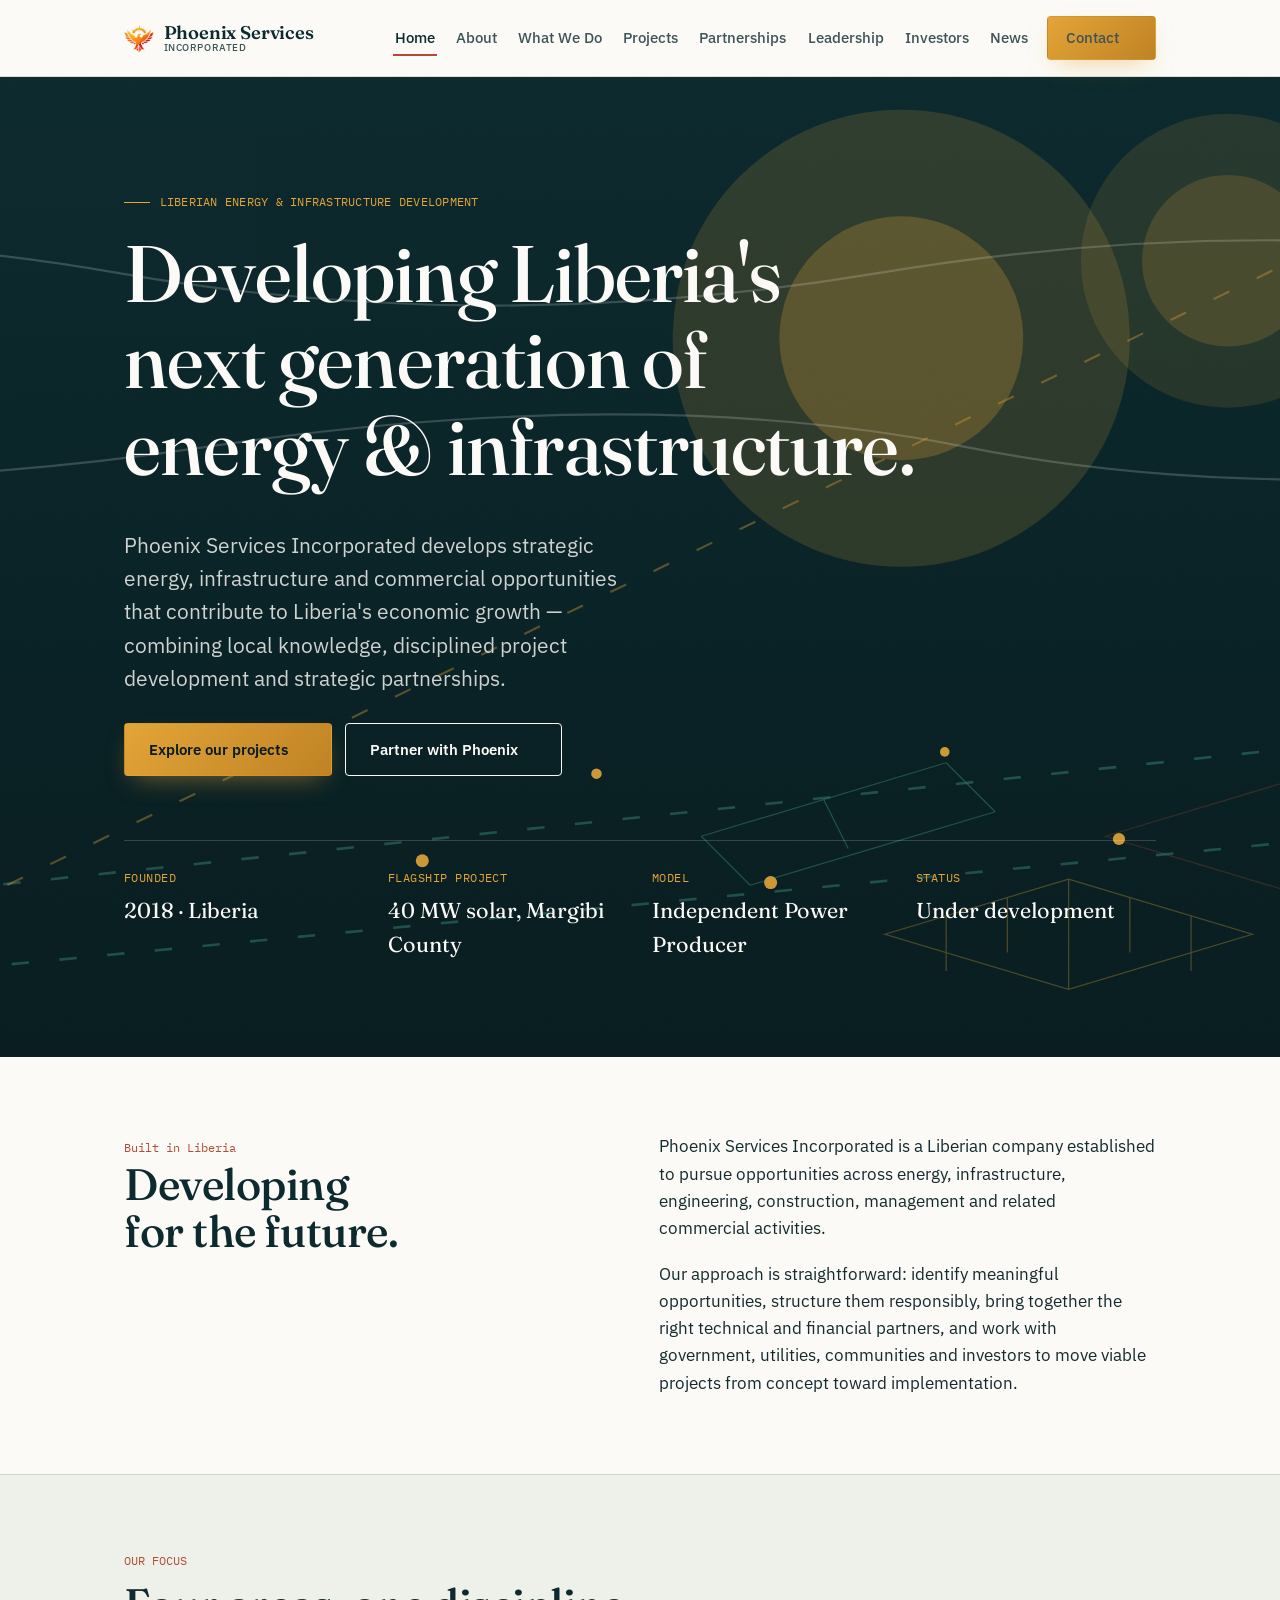
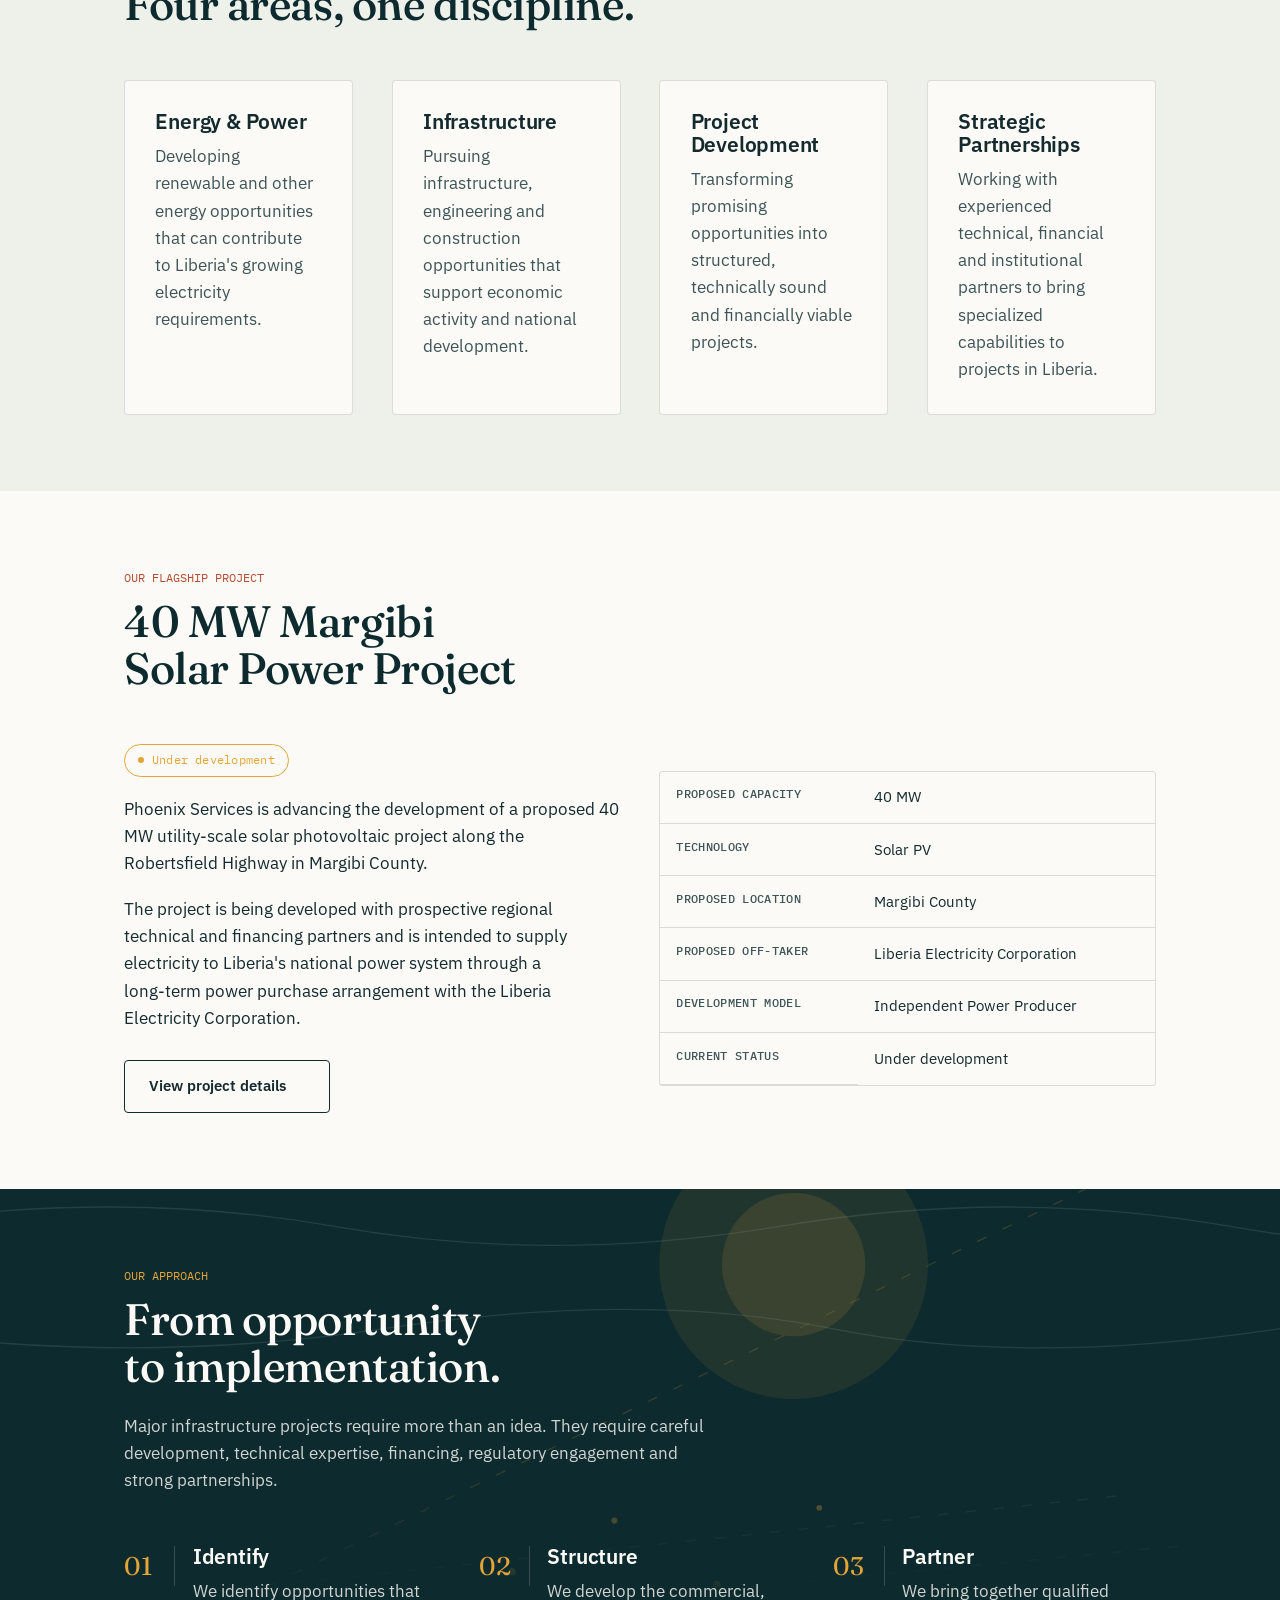
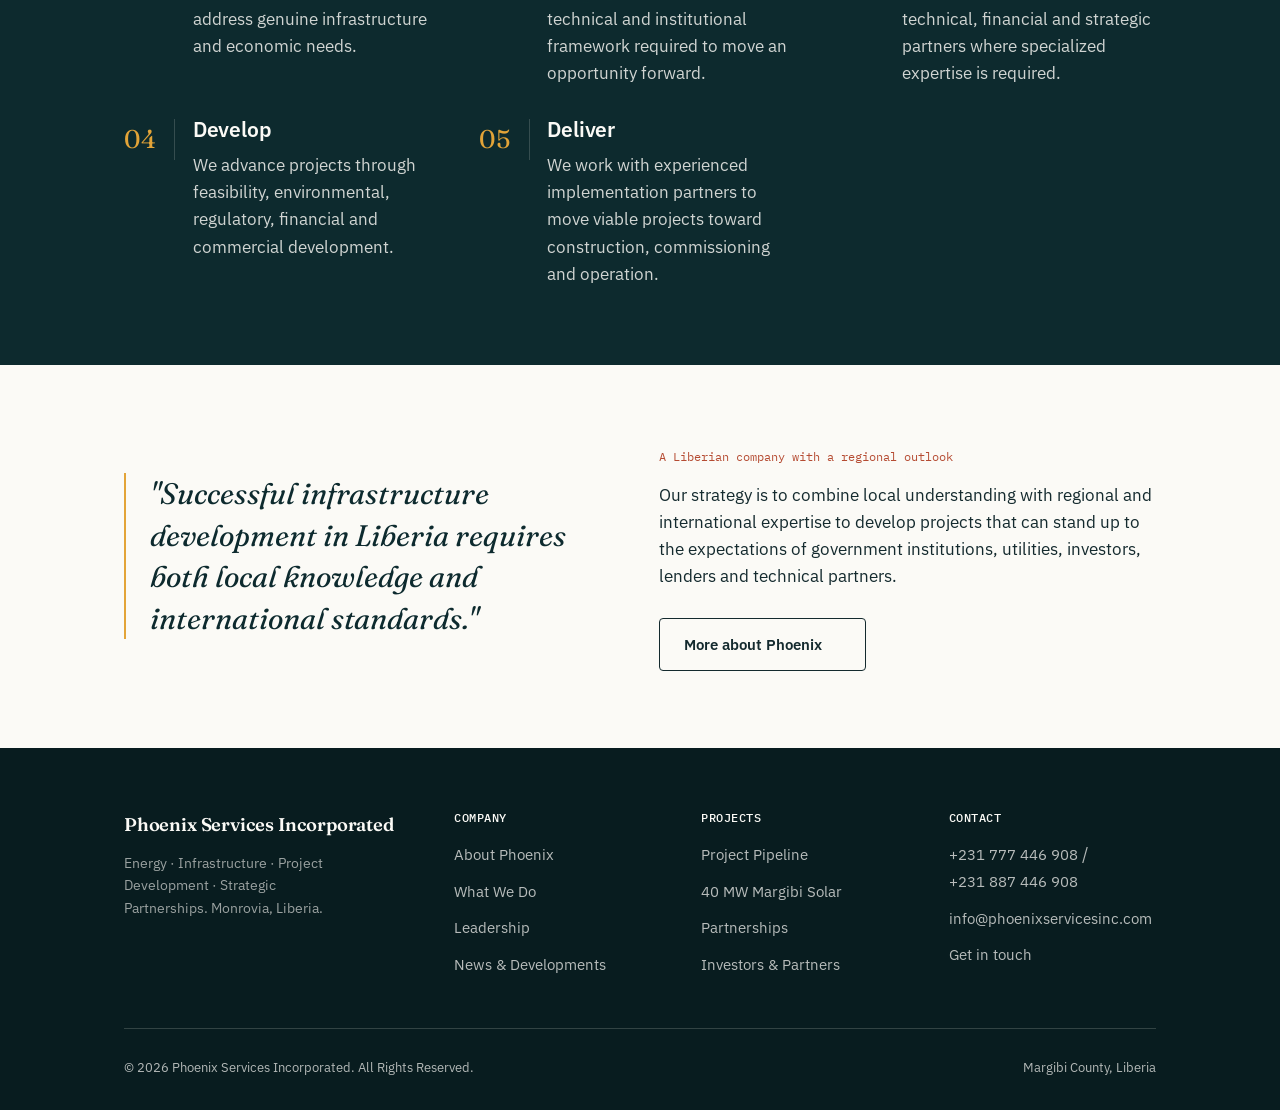
<file: index.html>
<!DOCTYPE html>
<html lang="en">
<head>
<meta charset="UTF-8">
<meta name="viewport" content="width=device-width, initial-scale=1.0">
<title>Phoenix Services Incorporated | Liberian Energy &amp; Infrastructure Development</title>
<meta name="description" content="Phoenix Services Incorporated is a Liberian company developing strategic energy, infrastructure and commercial opportunities, including the proposed 40 MW Margibi Solar Power Project.">
<link rel="icon" type="image/png" href="img/favicon-32.png">
<link rel="apple-touch-icon" href="img/apple-touch-icon.png">
<meta property="og:type" content="website">
<meta property="og:site_name" content="Phoenix Services Incorporated">
<meta property="og:title" content="Phoenix Services Incorporated | Liberian Energy &amp; Infrastructure Development">
<meta property="og:description" content="Phoenix Services Incorporated is a Liberian company developing strategic energy, infrastructure and commercial opportunities, including the proposed 40 MW Margibi Solar Power Project.">
<meta property="og:url" content="https://phoenixservicesinc.com/">
<meta property="og:image" content="https://phoenixservicesinc.com/img/og-image.png">
<meta name="twitter:card" content="summary_large_image">
<meta name="twitter:title" content="Phoenix Services Incorporated | Liberian Energy &amp; Infrastructure Development">
<meta name="twitter:description" content="Phoenix Services Incorporated is a Liberian company developing strategic energy, infrastructure and commercial opportunities, including the proposed 40 MW Margibi Solar Power Project.">
<meta name="twitter:image" content="https://phoenixservicesinc.com/img/og-image.png">
<link rel="stylesheet" href="css/style.css">
</head>
<body>
<a class="skip-link" href="#main">Skip to main content</a>

<header class="site-header">
  <div class="wrap">
    <a class="brand" href="index.html">
      <img class="brand-mark" src="img/phoenix-mark.png" alt="" aria-hidden="true">
      <span class="brand-word">Phoenix Services<small>INCORPORATED</small></span>
    </a>
    <button class="nav-toggle" aria-label="Toggle navigation" aria-expanded="false">
      <svg viewBox="0 0 24 24" fill="none" stroke="currentColor" stroke-width="2"><line x1="3" y1="6" x2="21" y2="6"/><line x1="3" y1="12" x2="21" y2="12"/><line x1="3" y1="18" x2="21" y2="18"/></svg>
    </button>
    <nav class="main-nav" aria-label="Primary">
      <ul>
        <li><a href="index.html" aria-current="page">Home</a></li>
        <li><a href="about.html">About</a></li>
        <li><a href="what-we-do.html">What We Do</a></li>
        <li><a href="projects.html">Projects</a></li>
        <li><a href="partnerships.html">Partnerships</a></li>
        <li><a href="leadership.html">Leadership</a></li>
        <li><a href="investors.html">Investors</a></li>
        <li><a href="news.html">News</a></li>
        <li><a href="contact.html" class="btn btn-primary" style="padding:0.6rem 1.1rem;">Contact</a></li>
      </ul>
    </nav>
  </div>
</header>

<main id="main">

  <!-- HERO -->
  <section class="hero">
    <div class="hero-graphic" aria-hidden="true">
      <svg width="100%" height="100%" viewBox="0 0 1400 800" preserveAspectRatio="xMidYMid slice" xmlns="http://www.w3.org/2000/svg">
        <defs>
          <linearGradient id="skyfade" x1="0" y1="0" x2="0" y2="1">
            <stop offset="0%" stop-color="#0D2A2E"/>
            <stop offset="100%" stop-color="#081C1F"/>
          </linearGradient>
        </defs>
        <rect width="1400" height="800" fill="url(#skyfade)"/>
        <circle cx="1180" cy="150" r="120" fill="#E3A438" opacity="0.14"/>
        <circle cx="1180" cy="150" r="70" fill="#E3A438" opacity="0.2"/>
        <!-- abstract PV array, isometric -->
        <g opacity="0.5" stroke="#3E8A78" stroke-width="1">
          <g id="row1">
            <line x1="750" y1="620" x2="950" y2="560" />
            <line x1="790" y1="660" x2="990" y2="600" />
            <line x1="750" y1="620" x2="790" y2="660" />
            <line x1="950" y1="560" x2="990" y2="600" />
            <line x1="850" y1="590" x2="870" y2="630"/>
          </g>
        </g>
        <g opacity="0.35" stroke="#E3A438" stroke-width="1" fill="none">
          <path d="M 900 700 L 1050 655 L 1200 700 L 1050 745 Z"/>
          <path d="M 950 685 L 950 730 M 1000 670 L 1000 715 M 1050 655 L 1050 745 M 1100 670 L 1100 715 M 1150 685 L 1150 730"/>
        </g>
        <g opacity="0.28" stroke="#B54B32" stroke-width="1" fill="none">
          <path d="M 1080 620 L 1230 575 L 1380 620 L 1230 665 Z"/>
        </g>
      </svg>
    </div>
    <div class="wrap reveal">
      <p class="hero-eyebrow">LIBERIAN ENERGY &amp; INFRASTRUCTURE DEVELOPMENT</p>
      <h1>Developing Liberia's next generation of energy &amp; infrastructure.</h1>
      <p class="lede">Phoenix Services Incorporated develops strategic energy, infrastructure and commercial opportunities that contribute to Liberia's economic growth &mdash; combining local knowledge, disciplined project development and strategic partnerships.</p>
      <div class="btn-row">
        <a href="projects.html" class="btn btn-primary">Explore our projects</a>
        <a href="investors.html" class="btn btn-outline">Partner with Phoenix</a>
      </div>
      <dl class="factband">
        <div><dt>Founded</dt><dd>2018 &middot; Liberia</dd></div>
        <div><dt>Flagship project</dt><dd>40 MW solar, Margibi County</dd></div>
        <div><dt>Model</dt><dd>Independent Power Producer</dd></div>
        <div><dt>Status</dt><dd>Under development</dd></div>
      </dl>
    </div>
  </section>

  <!-- INTRO -->
  <section class="section">
    <div class="wrap grid grid--2">
      <div>
        <span class="eyebrow-inline">Built in Liberia</span>
        <h2>Developing for the future.</h2>
      </div>
      <div>
        <p>Phoenix Services Incorporated is a Liberian company established to pursue opportunities across energy, infrastructure, engineering, construction, management and related commercial activities.</p>
        <p>Our approach is straightforward: identify meaningful opportunities, structure them responsibly, bring together the right technical and financial partners, and work with government, utilities, communities and investors to move viable projects from concept toward implementation.</p>
      </div>
    </div>
  </section>

  <!-- FOCUS AREAS -->
  <section class="section section--sage section--border-top">
    <div class="wrap">
      <div class="section-head">
        <span class="kicker">OUR FOCUS</span>
        <h2>Four areas, one discipline.</h2>
      </div>
      <div class="grid grid--4">
        <div class="card">
          <h4>Energy &amp; Power</h4>
          <p class="text-soft">Developing renewable and other energy opportunities that can contribute to Liberia's growing electricity requirements.</p>
        </div>
        <div class="card">
          <h4>Infrastructure</h4>
          <p class="text-soft">Pursuing infrastructure, engineering and construction opportunities that support economic activity and national development.</p>
        </div>
        <div class="card">
          <h4>Project Development</h4>
          <p class="text-soft">Transforming promising opportunities into structured, technically sound and financially viable projects.</p>
        </div>
        <div class="card">
          <h4>Strategic Partnerships</h4>
          <p class="text-soft">Working with experienced technical, financial and institutional partners to bring specialized capabilities to projects in Liberia.</p>
        </div>
      </div>
    </div>
  </section>

  <!-- FLAGSHIP PROJECT -->
  <section class="section">
    <div class="wrap">
      <div class="section-head">
        <span class="kicker">OUR FLAGSHIP PROJECT</span>
        <h2>40 MW Margibi Solar Power Project</h2>
      </div>
      <div class="grid grid--2" style="align-items:center;">
        <div>
          <span class="status-pill">Under development</span>
          <p style="margin-top:1.2rem;">Phoenix Services is advancing the development of a proposed 40 MW utility-scale solar photovoltaic project along the Robertsfield Highway in Margibi County.</p>
          <p>The project is being developed with prospective regional technical and financing partners and is intended to supply electricity to Liberia's national power system through a long-term power purchase arrangement with the Liberia Electricity Corporation.</p>
          <div class="btn-row">
            <a href="project-margibi-solar.html" class="btn btn-outline">View project details</a>
          </div>
        </div>
        <div class="table-wrap">
          <table class="datatable">
            <tbody>
              <tr><th>Proposed capacity</th><td>40 MW</td></tr>
              <tr><th>Technology</th><td>Solar PV</td></tr>
              <tr><th>Proposed location</th><td>Margibi County</td></tr>
              <tr><th>Proposed off-taker</th><td>Liberia Electricity Corporation</td></tr>
              <tr><th>Development model</th><td>Independent Power Producer</td></tr>
              <tr><th>Current status</th><td>Under development</td></tr>
            </tbody>
          </table>
        </div>
      </div>
    </div>
  </section>

  <!-- APPROACH -->
  <section class="section section--navy">
    <div class="wrap">
      <div class="section-head">
        <span class="kicker">OUR APPROACH</span>
        <h2>From opportunity to implementation.</h2>
        <p>Major infrastructure projects require more than an idea. They require careful development, technical expertise, financing, regulatory engagement and strong partnerships.</p>
      </div>
      <div class="sequence grid grid--3">
        <div class="seq-item"><span class="seq-num">01</span><div><h4 style="color:var(--paper);">Identify</h4><p>We identify opportunities that address genuine infrastructure and economic needs.</p></div></div>
        <div class="seq-item"><span class="seq-num">02</span><div><h4 style="color:var(--paper);">Structure</h4><p>We develop the commercial, technical and institutional framework required to move an opportunity forward.</p></div></div>
        <div class="seq-item"><span class="seq-num">03</span><div><h4 style="color:var(--paper);">Partner</h4><p>We bring together qualified technical, financial and strategic partners where specialized expertise is required.</p></div></div>
        <div class="seq-item"><span class="seq-num">04</span><div><h4 style="color:var(--paper);">Develop</h4><p>We advance projects through feasibility, environmental, regulatory, financial and commercial development.</p></div></div>
        <div class="seq-item"><span class="seq-num">05</span><div><h4 style="color:var(--paper);">Deliver</h4><p>We work with experienced implementation partners to move viable projects toward construction, commissioning and operation.</p></div></div>
      </div>
    </div>
  </section>

  <!-- REGIONAL OUTLOOK -->
  <section class="section">
    <div class="wrap grid grid--2" style="align-items:center;">
      <div>
        <p class="pull-quote">"Successful infrastructure development in Liberia requires both local knowledge and international standards."</p>
      </div>
      <div>
        <span class="eyebrow-inline">A Liberian company with a regional outlook</span>
        <p style="margin-top:0.8rem;">Our strategy is to combine local understanding with regional and international expertise to develop projects that can stand up to the expectations of government institutions, utilities, investors, lenders and technical partners.</p>
        <div class="btn-row">
          <a href="about.html" class="btn btn-outline">More about Phoenix</a>
        </div>
      </div>
    </div>
  </section>

</main>

<footer class="site-footer">
  <div class="wrap">
    <div class="footer-grid">
      <div class="footer-brand">
        <span class="brand-word">Phoenix Services Incorporated</span>
        <p style="color:rgba(251,250,246,0.6); font-size:0.88rem; margin-top:0.8rem; max-width:26ch;">Energy &middot; Infrastructure &middot; Project Development &middot; Strategic Partnerships. Monrovia, Liberia.</p>
      </div>
      <div>
        <h4>Company</h4>
        <ul>
          <li><a href="about.html">About Phoenix</a></li>
          <li><a href="what-we-do.html">What We Do</a></li>
          <li><a href="leadership.html">Leadership</a></li>
          <li><a href="news.html">News &amp; Developments</a></li>
        </ul>
      </div>
      <div>
        <h4>Projects</h4>
        <ul>
          <li><a href="projects.html">Project Pipeline</a></li>
          <li><a href="project-margibi-solar.html">40 MW Margibi Solar</a></li>
          <li><a href="partnerships.html">Partnerships</a></li>
          <li><a href="investors.html">Investors &amp; Partners</a></li>
        </ul>
      </div>
      <div>
        <h4>Contact</h4>
        <ul>
          <li><a href="tel:+231777446908">+231 777 446 908</a> / <a href="tel:+231887446908">+231 887 446 908</a></li>
          <li><a href="mailto:info@phoenixservicesinc.com">info@phoenixservicesinc.com</a></li>
          <li><a href="contact.html">Get in touch</a></li>
        </ul>
      </div>
    </div>
    <div class="footer-bottom">
      <span>&copy; <span class="year-now">2026</span> Phoenix Services Incorporated. All Rights Reserved.</span>
      <span>Margibi County, Liberia</span>
    </div>
  </div>
</footer>

<script src="js/main.js"></script>
</body>
</html>
</file>
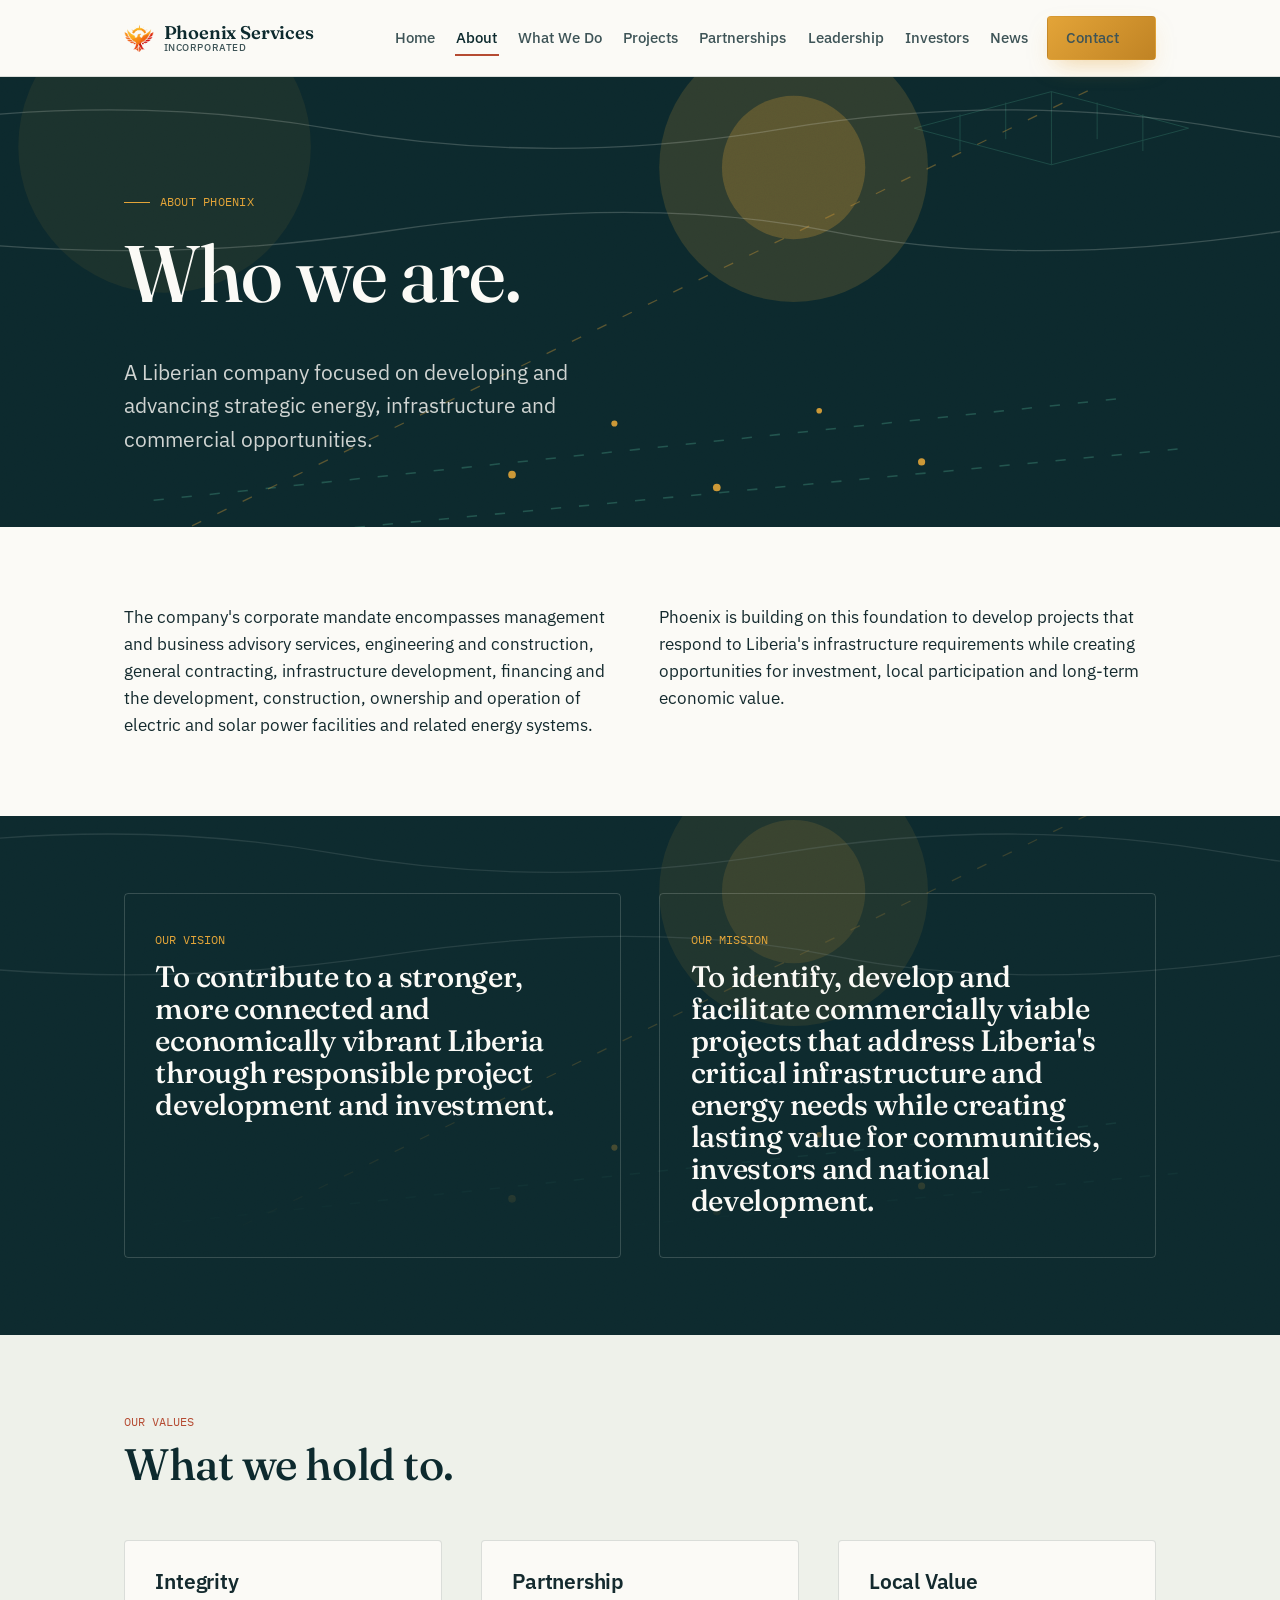
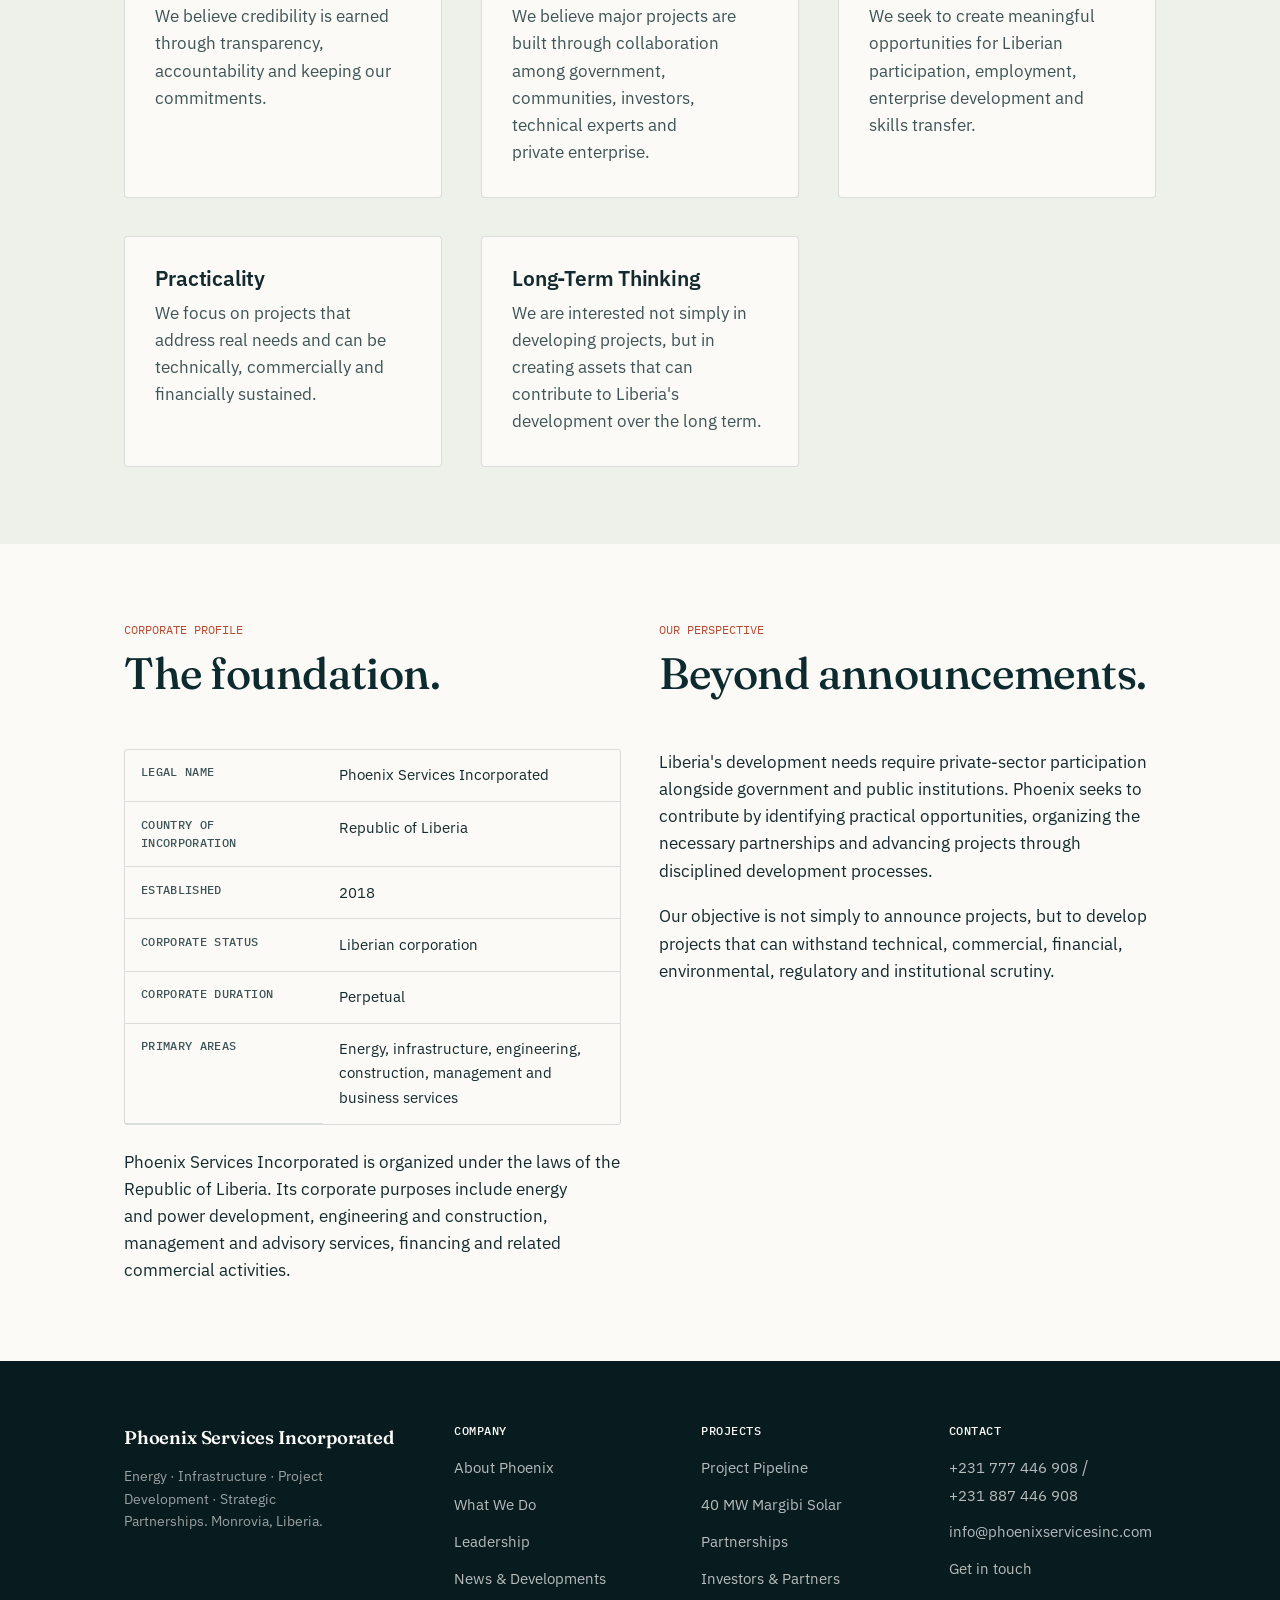
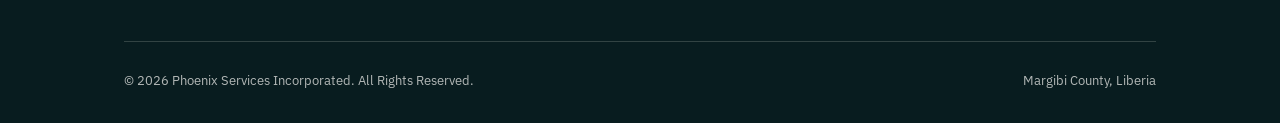
<file: about.html>
<!DOCTYPE html>
<html lang="en">
<head>
<meta charset="UTF-8">
<meta name="viewport" content="width=device-width, initial-scale=1.0">
<title>About Phoenix | Phoenix Services Incorporated</title>
<meta name="description" content="Phoenix Services Incorporated is a Liberian company focused on developing and advancing strategic energy, infrastructure and commercial opportunities.">
<link rel="icon" type="image/png" href="img/favicon-32.png">
<link rel="apple-touch-icon" href="img/apple-touch-icon.png">
<meta property="og:type" content="website">
<meta property="og:site_name" content="Phoenix Services Incorporated">
<meta property="og:title" content="About Phoenix | Phoenix Services Incorporated">
<meta property="og:description" content="Phoenix Services Incorporated is a Liberian company focused on developing and advancing strategic energy, infrastructure and commercial opportunities.">
<meta property="og:url" content="https://phoenixservicesinc.com/about.html">
<meta property="og:image" content="https://phoenixservicesinc.com/img/og-image.png">
<meta name="twitter:card" content="summary_large_image">
<meta name="twitter:title" content="About Phoenix | Phoenix Services Incorporated">
<meta name="twitter:description" content="Phoenix Services Incorporated is a Liberian company focused on developing and advancing strategic energy, infrastructure and commercial opportunities.">
<meta name="twitter:image" content="https://phoenixservicesinc.com/img/og-image.png">
<link rel="stylesheet" href="css/style.css">
</head>
<body>
<a class="skip-link" href="#main">Skip to main content</a>

<header class="site-header">
  <div class="wrap">
    <a class="brand" href="index.html">
      <img class="brand-mark" src="img/phoenix-mark.png" alt="" aria-hidden="true">
      <span class="brand-word">Phoenix Services<small>INCORPORATED</small></span>
    </a>
    <button class="nav-toggle" aria-label="Toggle navigation" aria-expanded="false">
      <svg viewBox="0 0 24 24" fill="none" stroke="currentColor" stroke-width="2"><line x1="3" y1="6" x2="21" y2="6"/><line x1="3" y1="12" x2="21" y2="12"/><line x1="3" y1="18" x2="21" y2="18"/></svg>
    </button>
    <nav class="main-nav" aria-label="Primary">
      <ul>
        <li><a href="index.html">Home</a></li>
        <li><a href="about.html" aria-current="page">About</a></li>
        <li><a href="what-we-do.html">What We Do</a></li>
        <li><a href="projects.html">Projects</a></li>
        <li><a href="partnerships.html">Partnerships</a></li>
        <li><a href="leadership.html">Leadership</a></li>
        <li><a href="investors.html">Investors</a></li>
        <li><a href="news.html">News</a></li>
        <li><a href="contact.html" class="btn btn-primary" style="padding:0.6rem 1.1rem;">Contact</a></li>
      </ul>
    </nav>
  </div>
</header>

<main id="main">
  <section class="hero" style="padding-bottom: 3rem;">
    <div class="hero-graphic" aria-hidden="true">
      <svg width="100%" height="100%" viewBox="0 0 1400 500" preserveAspectRatio="xMidYMid slice" xmlns="http://www.w3.org/2000/svg">
        <rect width="1400" height="500" fill="#0D2A2E"/>
        <circle cx="180" cy="80" r="160" fill="#E3A438" opacity="0.08"/>
        <g stroke="#3E8A78" stroke-width="1" opacity="0.4" fill="none">
          <path d="M 1000 60 L 1150 20 L 1300 60 L 1150 100 Z"/>
          <path d="M 1050 45 L 1050 85 M 1100 32 L 1100 72 M 1150 20 L 1150 100 M 1200 32 L 1200 72 M 1250 45 L 1250 85"/>
        </g>
      </svg>
    </div>
    <div class="wrap reveal">
      <p class="hero-eyebrow">ABOUT PHOENIX</p>
      <h1 style="max-width:22ch;">Who we are.</h1>
      <p class="lede">A Liberian company focused on developing and advancing strategic energy, infrastructure and commercial opportunities.</p>
    </div>
  </section>

  <section class="section">
    <div class="wrap grid grid--2">
      <div>
        <p>The company's corporate mandate encompasses management and business advisory services, engineering and construction, general contracting, infrastructure development, financing and the development, construction, ownership and operation of electric and solar power facilities and related energy systems.</p>
      </div>
      <div>
        <p>Phoenix is building on this foundation to develop projects that respond to Liberia's infrastructure requirements while creating opportunities for investment, local participation and long-term economic value.</p>
      </div>
    </div>
  </section>

  <section class="section section--navy">
    <div class="wrap grid grid--2">
      <div class="card" style="background:transparent; border-color:var(--line-on-dark);">
        <span class="eyebrow-inline" style="color:var(--gold);">OUR VISION</span>
        <h3 style="color:var(--paper); margin-top:0.6rem;">To contribute to a stronger, more connected and economically vibrant Liberia through responsible project development and investment.</h3>
      </div>
      <div class="card" style="background:transparent; border-color:var(--line-on-dark);">
        <span class="eyebrow-inline" style="color:var(--gold);">OUR MISSION</span>
        <h3 style="color:var(--paper); margin-top:0.6rem;">To identify, develop and facilitate commercially viable projects that address Liberia's critical infrastructure and energy needs while creating lasting value for communities, investors and national development.</h3>
      </div>
    </div>
  </section>

  <section class="section section--sage">
    <div class="wrap">
      <div class="section-head">
        <span class="kicker">OUR VALUES</span>
        <h2>What we hold to.</h2>
      </div>
      <div class="grid grid--3">
        <div class="card">
          <h4>Integrity</h4>
          <p class="text-soft">We believe credibility is earned through transparency, accountability and keeping our commitments.</p>
        </div>
        <div class="card">
          <h4>Partnership</h4>
          <p class="text-soft">We believe major projects are built through collaboration among government, communities, investors, technical experts and private enterprise.</p>
        </div>
        <div class="card">
          <h4>Local Value</h4>
          <p class="text-soft">We seek to create meaningful opportunities for Liberian participation, employment, enterprise development and skills transfer.</p>
        </div>
        <div class="card">
          <h4>Practicality</h4>
          <p class="text-soft">We focus on projects that address real needs and can be technically, commercially and financially sustained.</p>
        </div>
        <div class="card">
          <h4>Long-Term Thinking</h4>
          <p class="text-soft">We are interested not simply in developing projects, but in creating assets that can contribute to Liberia's development over the long term.</p>
        </div>
      </div>
    </div>
  </section>

  <section class="section">
    <div class="wrap grid grid--2">
      <div>
        <div class="section-head">
          <span class="kicker">CORPORATE PROFILE</span>
          <h2>The foundation.</h2>
        </div>
        <div class="table-wrap">
          <table class="datatable">
            <tbody>
              <tr><th>Legal name</th><td>Phoenix Services Incorporated</td></tr>
              <tr><th>Country of incorporation</th><td>Republic of Liberia</td></tr>
              <tr><th>Established</th><td>2018</td></tr>
              <tr><th>Corporate status</th><td>Liberian corporation</td></tr>
              <tr><th>Corporate duration</th><td>Perpetual</td></tr>
              <tr><th>Primary areas</th><td>Energy, infrastructure, engineering, construction, management and business services</td></tr>
            </tbody>
          </table>
        </div>
        <p style="margin-top:1.5rem;">Phoenix Services Incorporated is organized under the laws of the Republic of Liberia. Its corporate purposes include energy and power development, engineering and construction, management and advisory services, financing and related commercial activities.</p>
      </div>
      <div>
        <div class="section-head">
          <span class="kicker">OUR PERSPECTIVE</span>
          <h2>Beyond announcements.</h2>
        </div>
        <p>Liberia's development needs require private-sector participation alongside government and public institutions. Phoenix seeks to contribute by identifying practical opportunities, organizing the necessary partnerships and advancing projects through disciplined development processes.</p>
        <p>Our objective is not simply to announce projects, but to develop projects that can withstand technical, commercial, financial, environmental, regulatory and institutional scrutiny.</p>
      </div>
    </div>
  </section>

</main>

<footer class="site-footer">
  <div class="wrap">
    <div class="footer-grid">
      <div class="footer-brand">
        <span class="brand-word">Phoenix Services Incorporated</span>
        <p style="color:rgba(251,250,246,0.6); font-size:0.88rem; margin-top:0.8rem; max-width:26ch;">Energy &middot; Infrastructure &middot; Project Development &middot; Strategic Partnerships. Monrovia, Liberia.</p>
      </div>
      <div>
        <h4>Company</h4>
        <ul>
          <li><a href="about.html">About Phoenix</a></li>
          <li><a href="what-we-do.html">What We Do</a></li>
          <li><a href="leadership.html">Leadership</a></li>
          <li><a href="news.html">News &amp; Developments</a></li>
        </ul>
      </div>
      <div>
        <h4>Projects</h4>
        <ul>
          <li><a href="projects.html">Project Pipeline</a></li>
          <li><a href="project-margibi-solar.html">40 MW Margibi Solar</a></li>
          <li><a href="partnerships.html">Partnerships</a></li>
          <li><a href="investors.html">Investors &amp; Partners</a></li>
        </ul>
      </div>
      <div>
        <h4>Contact</h4>
        <ul>
          <li><a href="tel:+231777446908">+231 777 446 908</a> / <a href="tel:+231887446908">+231 887 446 908</a></li>
          <li><a href="mailto:info@phoenixservicesinc.com">info@phoenixservicesinc.com</a></li>
          <li><a href="contact.html">Get in touch</a></li>
        </ul>
      </div>
    </div>
    <div class="footer-bottom">
      <span>&copy; <span class="year-now">2026</span> Phoenix Services Incorporated. All Rights Reserved.</span>
      <span>Margibi County, Liberia</span>
    </div>
  </div>
</footer>

<script src="js/main.js"></script>
</body>
</html>
</file>
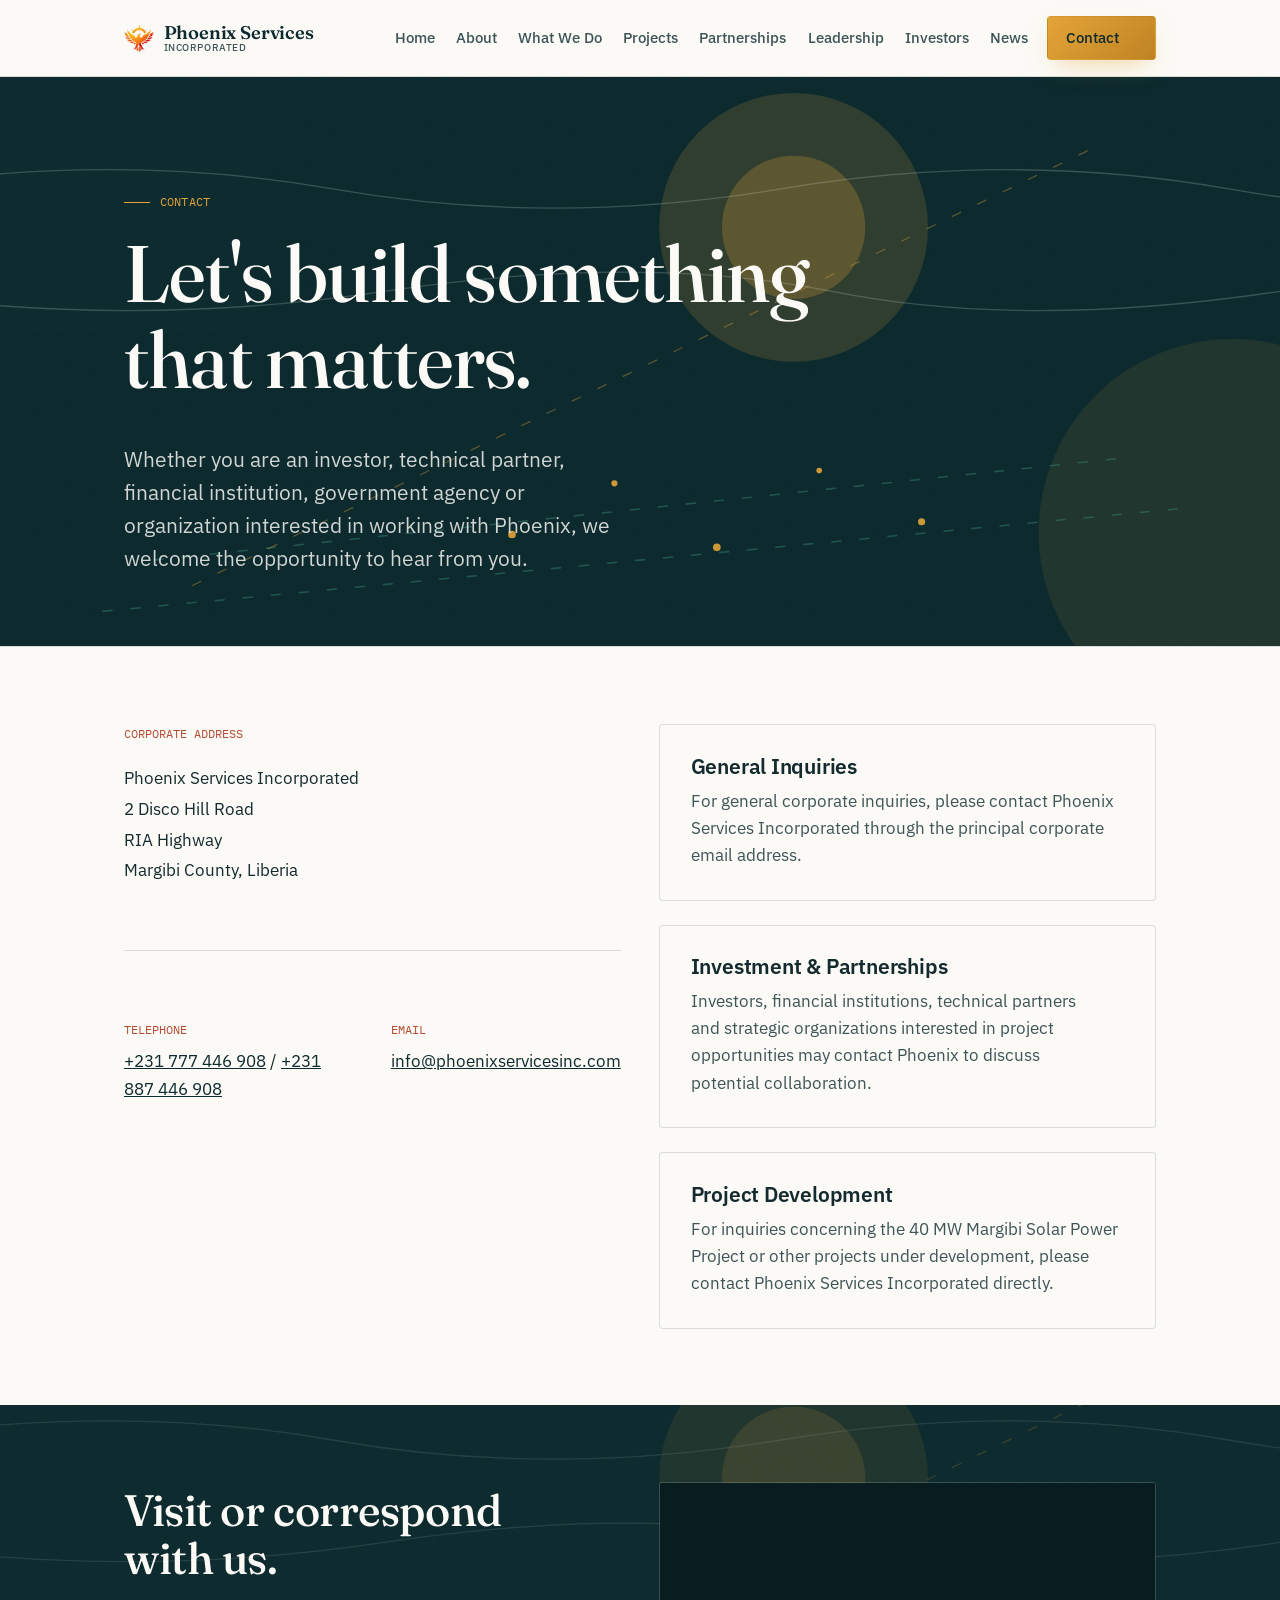
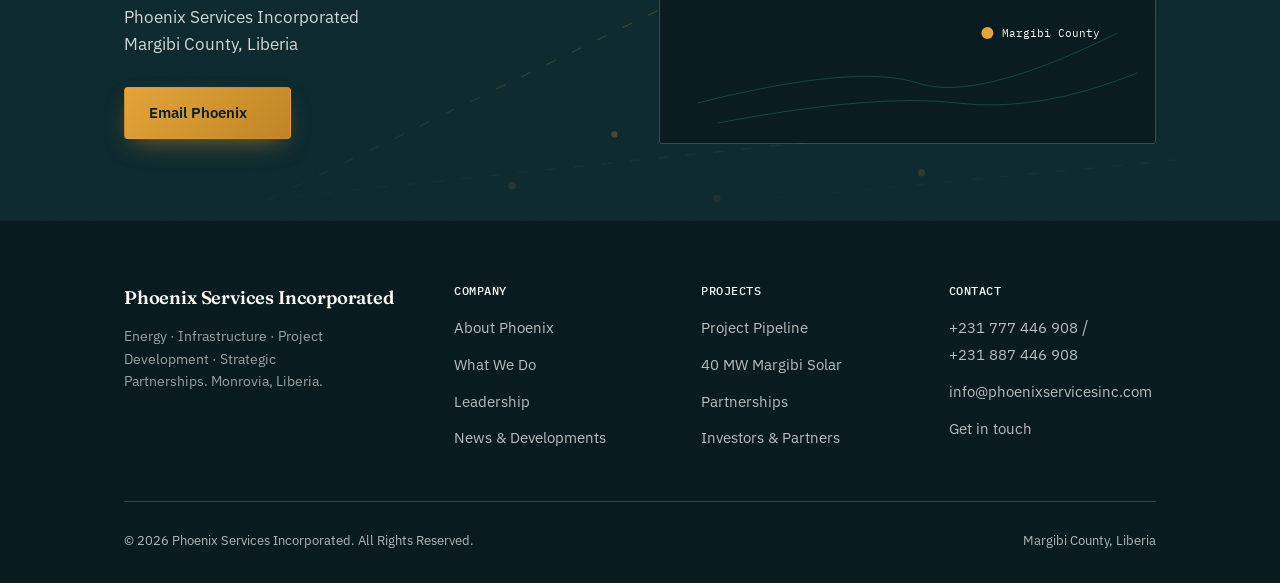
<file: contact.html>
<!DOCTYPE html>
<html lang="en">
<head>
<meta charset="UTF-8">
<meta name="viewport" content="width=device-width, initial-scale=1.0">
<title>Contact | Phoenix Services Incorporated</title>
<meta name="description" content="Whether you are an investor, technical partner, financial institution or government agency, we welcome the opportunity to hear from you.">
<link rel="icon" type="image/png" href="img/favicon-32.png">
<link rel="apple-touch-icon" href="img/apple-touch-icon.png">
<meta property="og:type" content="website">
<meta property="og:site_name" content="Phoenix Services Incorporated">
<meta property="og:title" content="Contact | Phoenix Services Incorporated">
<meta property="og:description" content="Whether you are an investor, technical partner, financial institution or government agency, we welcome the opportunity to hear from you.">
<meta property="og:url" content="https://phoenixservicesinc.com/contact.html">
<meta property="og:image" content="https://phoenixservicesinc.com/img/og-image.png">
<meta name="twitter:card" content="summary_large_image">
<meta name="twitter:title" content="Contact | Phoenix Services Incorporated">
<meta name="twitter:description" content="Whether you are an investor, technical partner, financial institution or government agency, we welcome the opportunity to hear from you.">
<meta name="twitter:image" content="https://phoenixservicesinc.com/img/og-image.png">
<link rel="stylesheet" href="css/style.css">
</head>
<body>
<a class="skip-link" href="#main">Skip to main content</a>

<header class="site-header">
  <div class="wrap">
    <a class="brand" href="index.html">
      <img class="brand-mark" src="img/phoenix-mark.png" alt="" aria-hidden="true">
      <span class="brand-word">Phoenix Services<small>INCORPORATED</small></span>
    </a>
    <button class="nav-toggle" aria-label="Toggle navigation" aria-expanded="false">
      <svg viewBox="0 0 24 24" fill="none" stroke="currentColor" stroke-width="2"><line x1="3" y1="6" x2="21" y2="6"/><line x1="3" y1="12" x2="21" y2="12"/><line x1="3" y1="18" x2="21" y2="18"/></svg>
    </button>
    <nav class="main-nav" aria-label="Primary">
      <ul>
        <li><a href="index.html">Home</a></li>
        <li><a href="about.html">About</a></li>
        <li><a href="what-we-do.html">What We Do</a></li>
        <li><a href="projects.html">Projects</a></li>
        <li><a href="partnerships.html">Partnerships</a></li>
        <li><a href="leadership.html">Leadership</a></li>
        <li><a href="investors.html">Investors</a></li>
        <li><a href="news.html">News</a></li>
        <li><a href="contact.html" class="btn btn-primary" aria-current="page" style="padding:0.6rem 1.1rem;">Contact</a></li>
      </ul>
    </nav>
  </div>
</header>

<main id="main">
  <section class="hero" style="padding-bottom: 3rem;">
    <div class="hero-graphic" aria-hidden="true">
      <svg width="100%" height="100%" viewBox="0 0 1400 500" preserveAspectRatio="xMidYMid slice" xmlns="http://www.w3.org/2000/svg">
        <rect width="1400" height="500" fill="#0D2A2E"/>
        <circle cx="1220" cy="400" r="170" fill="#E3A438" opacity="0.1"/>
      </svg>
    </div>
    <div class="wrap reveal">
      <p class="hero-eyebrow">CONTACT</p>
      <h1 style="max-width:20ch;">Let's build something that matters.</h1>
      <p class="lede">Whether you are an investor, technical partner, financial institution, government agency or organization interested in working with Phoenix, we welcome the opportunity to hear from you.</p>
    </div>
  </section>

  <section class="section section--border-top">
    <div class="wrap grid grid--2">
      <div>
        <div class="section-head" style="margin-bottom:1.2rem;"><span class="kicker">CORPORATE ADDRESS</span></div>
        <address style="font-style:normal; line-height:1.8;">
          Phoenix Services Incorporated<br>
          2 Disco Hill Road<br>
          RIA Highway<br>
          Margibi County, Liberia
        </address>
        <div class="divider"></div>
        <div class="grid grid--2">
          <div>
            <span class="eyebrow-inline">TELEPHONE</span>
            <p style="margin-top:0.4rem;"><a href="tel:+231777446908">+231 777 446 908</a> / <a href="tel:+231887446908">+231 887 446 908</a></p>
          </div>
          <div>
            <span class="eyebrow-inline">EMAIL</span>
            <p style="margin-top:0.4rem;"><a href="mailto:info@phoenixservicesinc.com">info@phoenixservicesinc.com</a></p>
          </div>
        </div>
      </div>
      <div class="grid" style="gap:1.5rem;">
        <div class="card">
          <h4>General Inquiries</h4>
          <p class="text-soft">For general corporate inquiries, please contact Phoenix Services Incorporated through the principal corporate email address.</p>
        </div>
        <div class="card">
          <h4>Investment &amp; Partnerships</h4>
          <p class="text-soft">Investors, financial institutions, technical partners and strategic organizations interested in project opportunities may contact Phoenix to discuss potential collaboration.</p>
        </div>
        <div class="card">
          <h4>Project Development</h4>
          <p class="text-soft">For inquiries concerning the 40 MW Margibi Solar Power Project or other projects under development, please contact Phoenix Services Incorporated directly.</p>
        </div>
      </div>
    </div>
  </section>

  <section class="section section--navy">
    <div class="wrap grid grid--2" style="align-items:center;">
      <div>
        <h2>Visit or correspond with us.</h2>
        <p>Phoenix Services Incorporated<br>Margibi County, Liberia</p>
        <div class="btn-row"><a href="mailto:info@phoenixservicesinc.com" class="btn btn-primary">Email Phoenix</a></div>
      </div>
      <div style="border-radius:3px; overflow:hidden; border:1px solid var(--line-on-dark);">
        <svg width="100%" height="260" viewBox="0 0 500 260" preserveAspectRatio="xMidYMid slice">
          <rect width="500" height="260" fill="#081C1F"/>
          <g stroke="#1F6E52" stroke-width="1" opacity="0.5" fill="none">
            <path d="M 40 220 Q 200 180 260 200 T 460 150" />
            <path d="M 60 240 Q 220 210 300 220 T 480 190" />
          </g>
          <circle cx="330" cy="150" r="6" fill="#E3A438"/>
          <text x="345" y="154" fill="#FBFAF6" font-family="IBM Plex Mono" font-size="11">Margibi County</text>
        </svg>
      </div>
    </div>
  </section>

</main>

<footer class="site-footer">
  <div class="wrap">
    <div class="footer-grid">
      <div class="footer-brand">
        <span class="brand-word">Phoenix Services Incorporated</span>
        <p style="color:rgba(251,250,246,0.6); font-size:0.88rem; margin-top:0.8rem; max-width:26ch;">Energy &middot; Infrastructure &middot; Project Development &middot; Strategic Partnerships. Monrovia, Liberia.</p>
      </div>
      <div><h4>Company</h4><ul><li><a href="about.html">About Phoenix</a></li><li><a href="what-we-do.html">What We Do</a></li><li><a href="leadership.html">Leadership</a></li><li><a href="news.html">News &amp; Developments</a></li></ul></div>
      <div><h4>Projects</h4><ul><li><a href="projects.html">Project Pipeline</a></li><li><a href="project-margibi-solar.html">40 MW Margibi Solar</a></li><li><a href="partnerships.html">Partnerships</a></li><li><a href="investors.html">Investors &amp; Partners</a></li></ul></div>
      <div><h4>Contact</h4><ul><li><a href="tel:+231777446908">+231 777 446 908</a> / <a href="tel:+231887446908">+231 887 446 908</a></li><li><a href="mailto:info@phoenixservicesinc.com">info@phoenixservicesinc.com</a></li><li><a href="contact.html">Get in touch</a></li></ul></div>
    </div>
    <div class="footer-bottom">
      <span>&copy; <span class="year-now">2026</span> Phoenix Services Incorporated. All Rights Reserved.</span>
      <span>Margibi County, Liberia</span>
    </div>
  </div>
</footer>

<script src="js/main.js"></script>
</body>
</html>
</file>
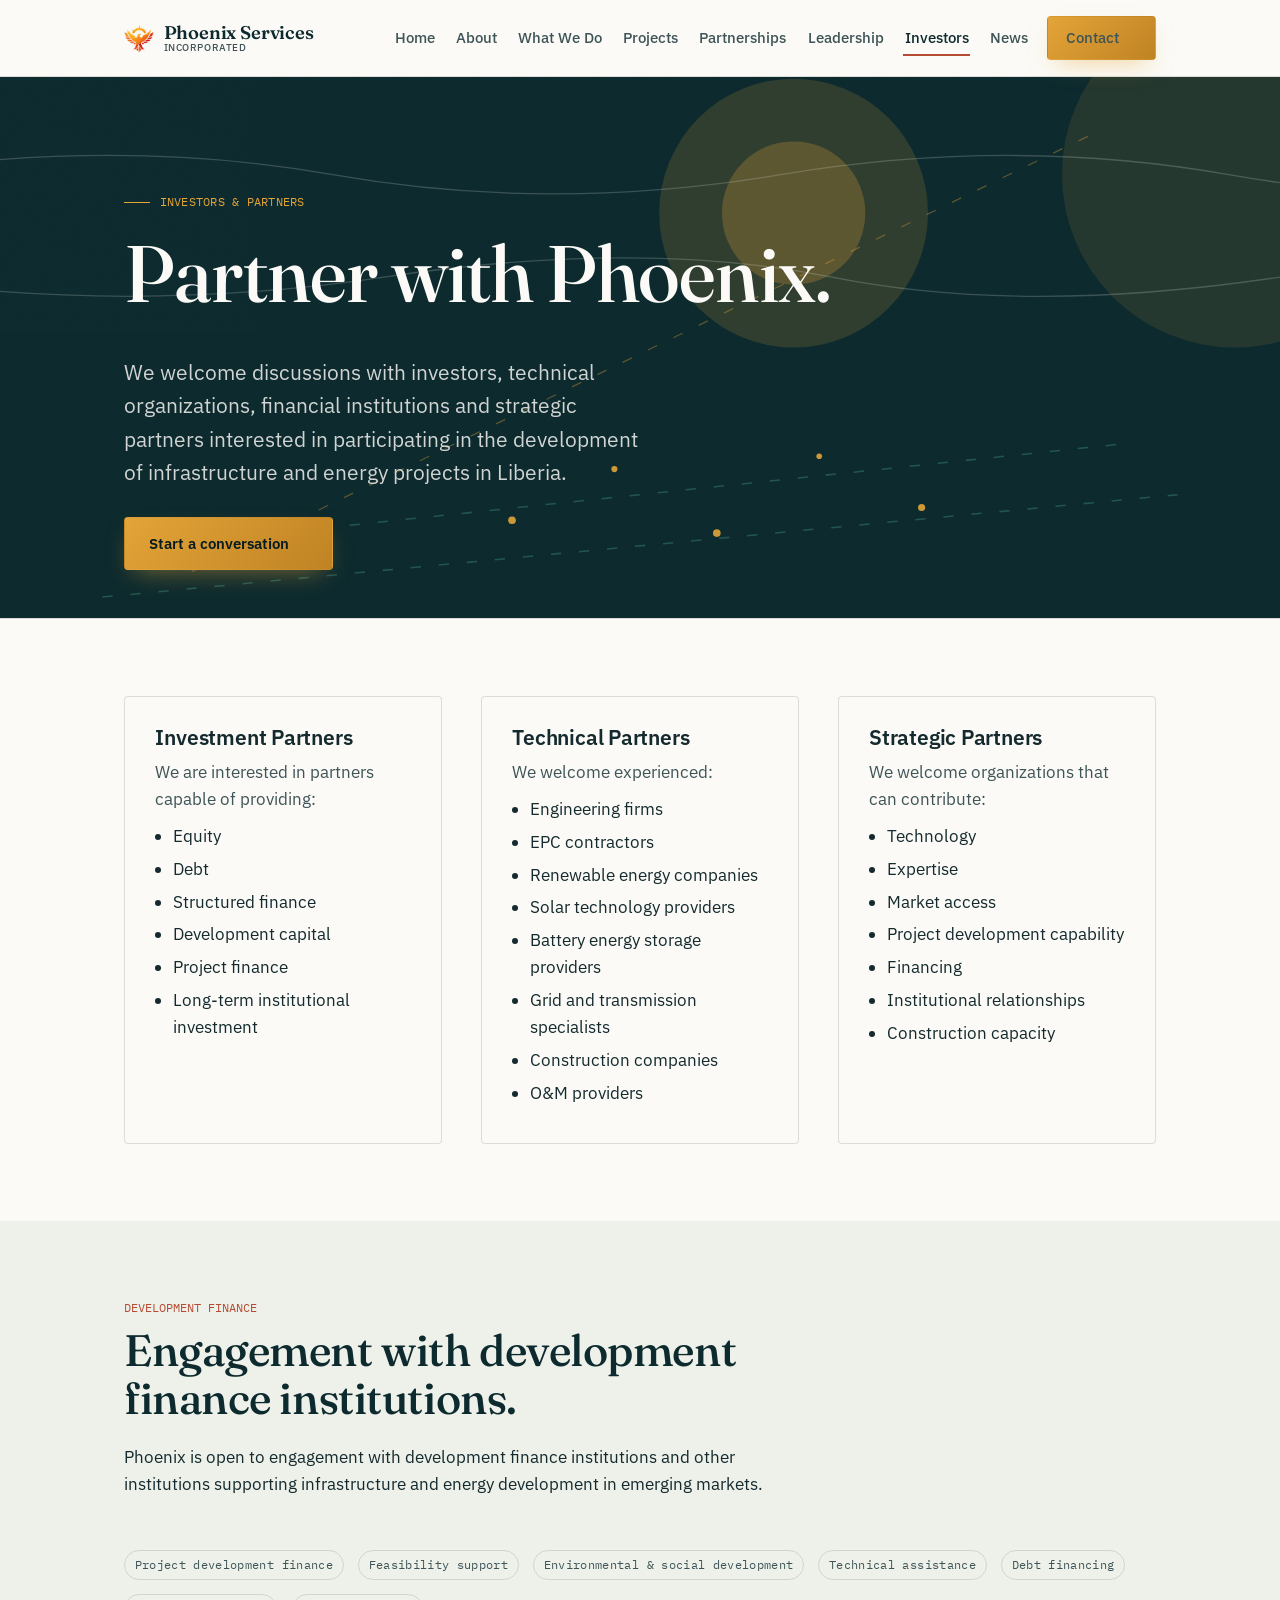
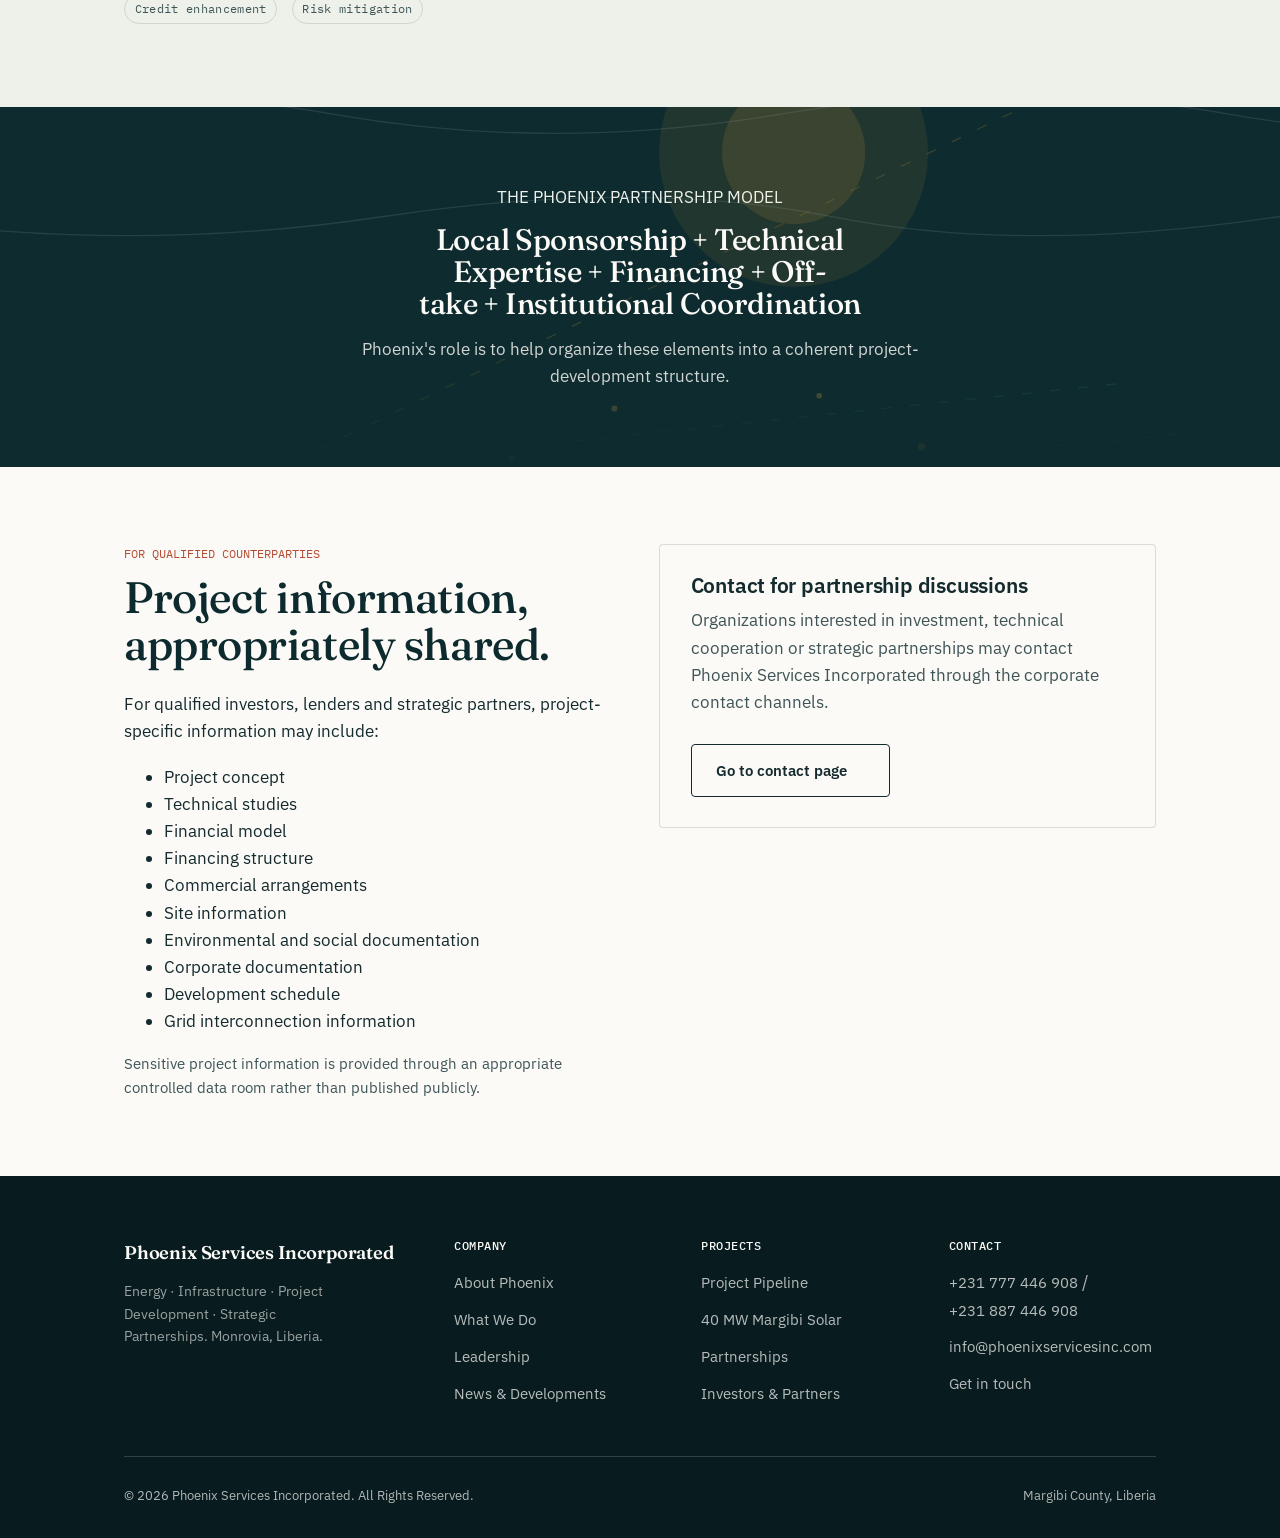
<file: investors.html>
<!DOCTYPE html>
<html lang="en">
<head>
<meta charset="UTF-8">
<meta name="viewport" content="width=device-width, initial-scale=1.0">
<title>Investors &amp; Partners | Phoenix Services Incorporated</title>
<meta name="description" content="Phoenix Services Incorporated welcomes discussions with investors, technical organizations, financial institutions and strategic partners.">
<link rel="icon" type="image/png" href="img/favicon-32.png">
<link rel="apple-touch-icon" href="img/apple-touch-icon.png">
<meta property="og:type" content="website">
<meta property="og:site_name" content="Phoenix Services Incorporated">
<meta property="og:title" content="Investors &amp; Partners | Phoenix Services Incorporated">
<meta property="og:description" content="Phoenix Services Incorporated welcomes discussions with investors, technical organizations, financial institutions and strategic partners.">
<meta property="og:url" content="https://phoenixservicesinc.com/investors.html">
<meta property="og:image" content="https://phoenixservicesinc.com/img/og-image.png">
<meta name="twitter:card" content="summary_large_image">
<meta name="twitter:title" content="Investors &amp; Partners | Phoenix Services Incorporated">
<meta name="twitter:description" content="Phoenix Services Incorporated welcomes discussions with investors, technical organizations, financial institutions and strategic partners.">
<meta name="twitter:image" content="https://phoenixservicesinc.com/img/og-image.png">
<link rel="stylesheet" href="css/style.css">
</head>
<body>
<a class="skip-link" href="#main">Skip to main content</a>

<header class="site-header">
  <div class="wrap">
    <a class="brand" href="index.html">
      <img class="brand-mark" src="img/phoenix-mark.png" alt="" aria-hidden="true">
      <span class="brand-word">Phoenix Services<small>INCORPORATED</small></span>
    </a>
    <button class="nav-toggle" aria-label="Toggle navigation" aria-expanded="false">
      <svg viewBox="0 0 24 24" fill="none" stroke="currentColor" stroke-width="2"><line x1="3" y1="6" x2="21" y2="6"/><line x1="3" y1="12" x2="21" y2="12"/><line x1="3" y1="18" x2="21" y2="18"/></svg>
    </button>
    <nav class="main-nav" aria-label="Primary">
      <ul>
        <li><a href="index.html">Home</a></li>
        <li><a href="about.html">About</a></li>
        <li><a href="what-we-do.html">What We Do</a></li>
        <li><a href="projects.html">Projects</a></li>
        <li><a href="partnerships.html">Partnerships</a></li>
        <li><a href="leadership.html">Leadership</a></li>
        <li><a href="investors.html" aria-current="page">Investors</a></li>
        <li><a href="news.html">News</a></li>
        <li><a href="contact.html" class="btn btn-primary" style="padding:0.6rem 1.1rem;">Contact</a></li>
      </ul>
    </nav>
  </div>
</header>

<main id="main">
  <section class="hero" style="padding-bottom: 3rem;">
    <div class="hero-graphic" aria-hidden="true">
      <svg width="100%" height="100%" viewBox="0 0 1400 500" preserveAspectRatio="xMidYMid slice" xmlns="http://www.w3.org/2000/svg">
        <rect width="1400" height="500" fill="#0D2A2E"/>
        <circle cx="1250" cy="90" r="160" fill="#E3A438" opacity="0.12"/>
      </svg>
    </div>
    <div class="wrap reveal">
      <p class="hero-eyebrow">INVESTORS &amp; PARTNERS</p>
      <h1 style="max-width:22ch;">Partner with Phoenix.</h1>
      <p class="lede">We welcome discussions with investors, technical organizations, financial institutions and strategic partners interested in participating in the development of infrastructure and energy projects in Liberia.</p>
      <div class="btn-row"><a href="contact.html" class="btn btn-primary">Start a conversation</a></div>
    </div>
  </section>

  <section class="section section--border-top">
    <div class="wrap grid grid--3">
      <div class="card">
        <h4>Investment Partners</h4>
        <p class="text-soft" style="margin-bottom:0.6rem;">We are interested in partners capable of providing:</p>
        <ul><li>Equity</li><li>Debt</li><li>Structured finance</li><li>Development capital</li><li>Project finance</li><li>Long-term institutional investment</li></ul>
      </div>
      <div class="card">
        <h4>Technical Partners</h4>
        <p class="text-soft" style="margin-bottom:0.6rem;">We welcome experienced:</p>
        <ul><li>Engineering firms</li><li>EPC contractors</li><li>Renewable energy companies</li><li>Solar technology providers</li><li>Battery energy storage providers</li><li>Grid and transmission specialists</li><li>Construction companies</li><li>O&amp;M providers</li></ul>
      </div>
      <div class="card">
        <h4>Strategic Partners</h4>
        <p class="text-soft" style="margin-bottom:0.6rem;">We welcome organizations that can contribute:</p>
        <ul><li>Technology</li><li>Expertise</li><li>Market access</li><li>Project development capability</li><li>Financing</li><li>Institutional relationships</li><li>Construction capacity</li></ul>
      </div>
    </div>
  </section>

  <section class="section section--sage">
    <div class="wrap">
      <div class="section-head"><span class="kicker">DEVELOPMENT FINANCE</span><h2>Engagement with development finance institutions.</h2>
      <p>Phoenix is open to engagement with development finance institutions and other institutions supporting infrastructure and energy development in emerging markets.</p></div>
      <div style="display:flex; flex-wrap:wrap; gap:0.5rem;">
        <span class="tag">Project development finance</span>
        <span class="tag">Feasibility support</span>
        <span class="tag">Environmental &amp; social development</span>
        <span class="tag">Technical assistance</span>
        <span class="tag">Debt financing</span>
        <span class="tag">Credit enhancement</span>
        <span class="tag">Risk mitigation</span>
      </div>
    </div>
  </section>

  <section class="section section--navy">
    <div class="wrap center" style="max-width:44rem;">
      <span class="kicker" style="display:block; text-align:center;">THE PHOENIX PARTNERSHIP MODEL</span>
      <h2 style="margin-top:0.8rem; font-size:var(--step-2);">Local Sponsorship + Technical Expertise + Financing + Off-take + Institutional Coordination</h2>
      <p style="max-width:36rem; margin:1rem auto 0;">Phoenix's role is to help organize these elements into a coherent project-development structure.</p>
    </div>
  </section>

  <section class="section">
    <div class="wrap grid grid--2">
      <div>
        <div class="section-head" style="margin-bottom:1rem;"><span class="kicker">FOR QUALIFIED COUNTERPARTIES</span><h2>Project information, appropriately shared.</h2></div>
        <p>For qualified investors, lenders and strategic partners, project-specific information may include:</p>
        <ul>
          <li>Project concept</li>
          <li>Technical studies</li>
          <li>Financial model</li>
          <li>Financing structure</li>
          <li>Commercial arrangements</li>
          <li>Site information</li>
          <li>Environmental and social documentation</li>
          <li>Corporate documentation</li>
          <li>Development schedule</li>
          <li>Grid interconnection information</li>
        </ul>
        <p class="text-soft" style="font-size:0.92rem;">Sensitive project information is provided through an appropriate controlled data room rather than published publicly.</p>
      </div>
      <div class="card" style="align-self:start;">
        <h4>Contact for partnership discussions</h4>
        <p class="text-soft">Organizations interested in investment, technical cooperation or strategic partnerships may contact Phoenix Services Incorporated through the corporate contact channels.</p>
        <div class="btn-row"><a href="contact.html" class="btn btn-outline">Go to contact page</a></div>
      </div>
    </div>
  </section>

</main>

<footer class="site-footer">
  <div class="wrap">
    <div class="footer-grid">
      <div class="footer-brand">
        <span class="brand-word">Phoenix Services Incorporated</span>
        <p style="color:rgba(251,250,246,0.6); font-size:0.88rem; margin-top:0.8rem; max-width:26ch;">Energy &middot; Infrastructure &middot; Project Development &middot; Strategic Partnerships. Monrovia, Liberia.</p>
      </div>
      <div><h4>Company</h4><ul><li><a href="about.html">About Phoenix</a></li><li><a href="what-we-do.html">What We Do</a></li><li><a href="leadership.html">Leadership</a></li><li><a href="news.html">News &amp; Developments</a></li></ul></div>
      <div><h4>Projects</h4><ul><li><a href="projects.html">Project Pipeline</a></li><li><a href="project-margibi-solar.html">40 MW Margibi Solar</a></li><li><a href="partnerships.html">Partnerships</a></li><li><a href="investors.html">Investors &amp; Partners</a></li></ul></div>
      <div><h4>Contact</h4><ul><li><a href="tel:+231777446908">+231 777 446 908</a> / <a href="tel:+231887446908">+231 887 446 908</a></li><li><a href="mailto:info@phoenixservicesinc.com">info@phoenixservicesinc.com</a></li><li><a href="contact.html">Get in touch</a></li></ul></div>
    </div>
    <div class="footer-bottom">
      <span>&copy; <span class="year-now">2026</span> Phoenix Services Incorporated. All Rights Reserved.</span>
      <span>Margibi County, Liberia</span>
    </div>
  </div>
</footer>

<script src="js/main.js"></script>
</body>
</html>
</file>
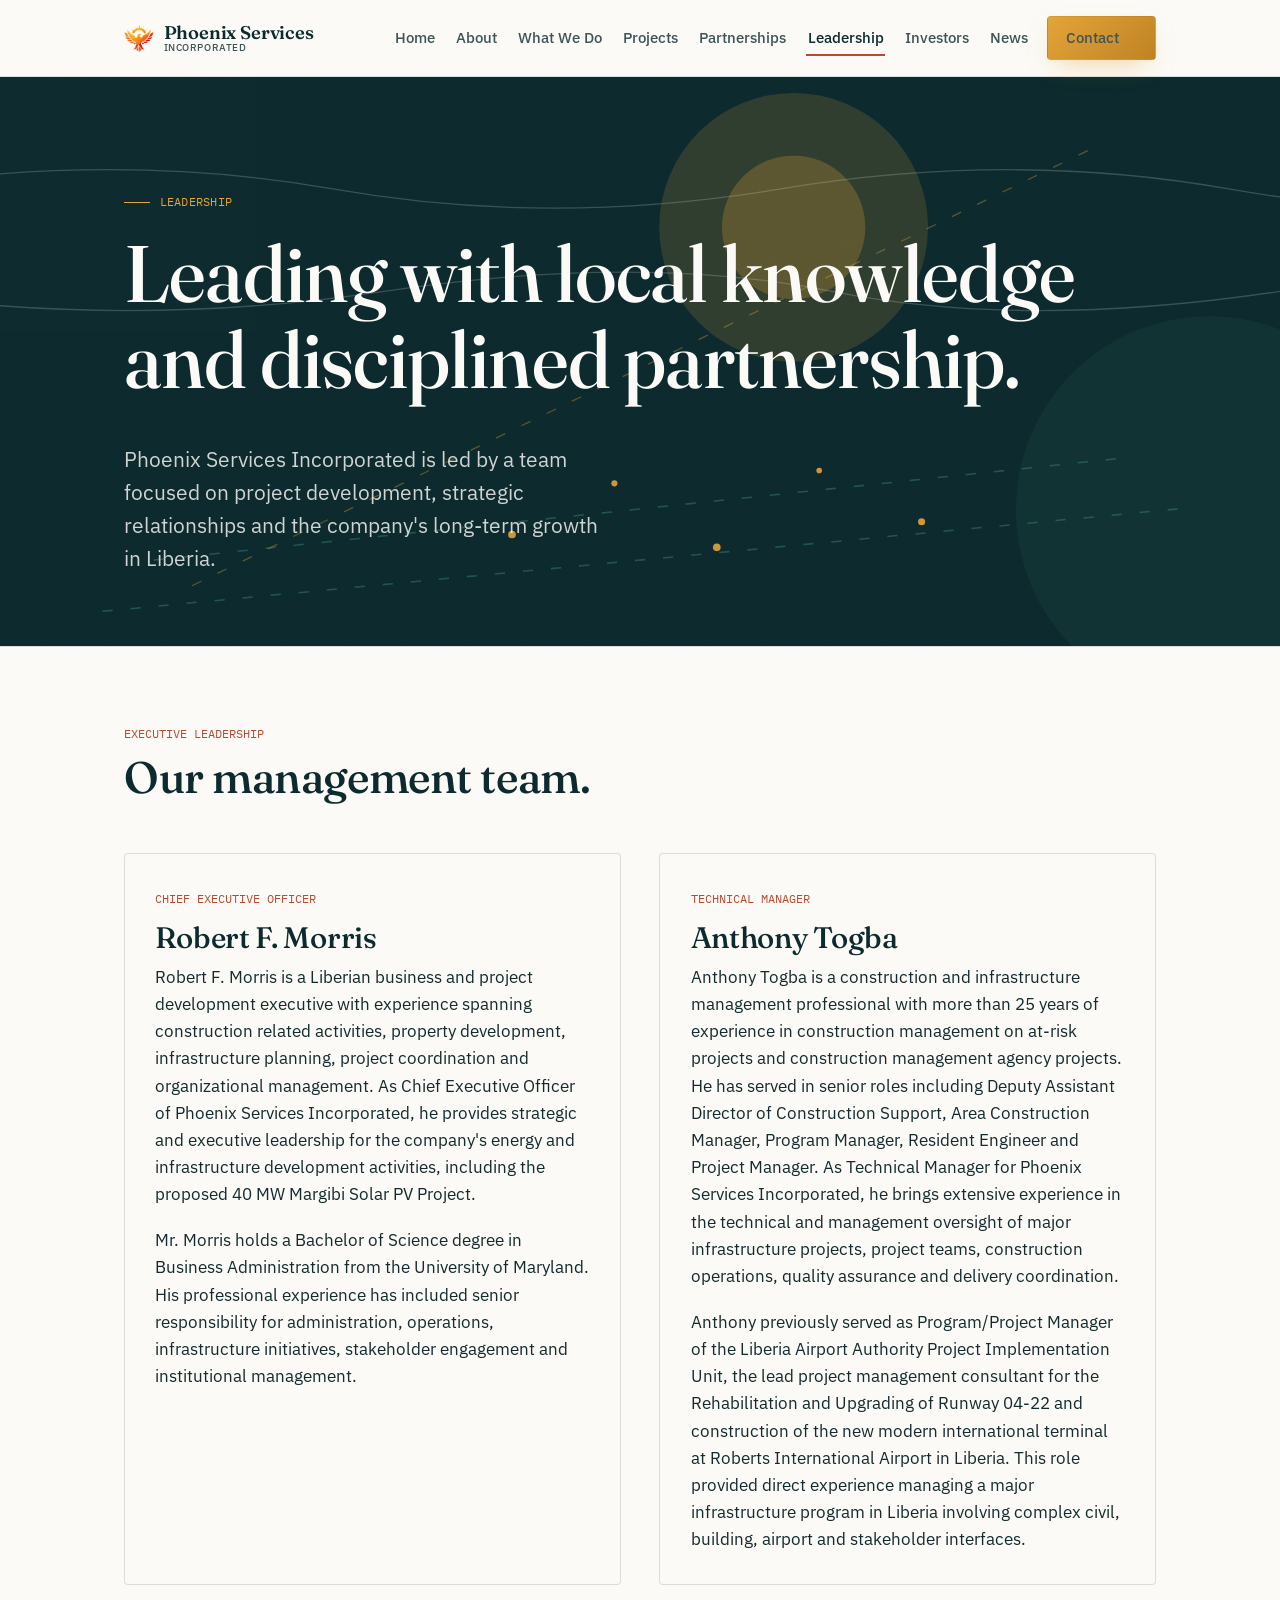
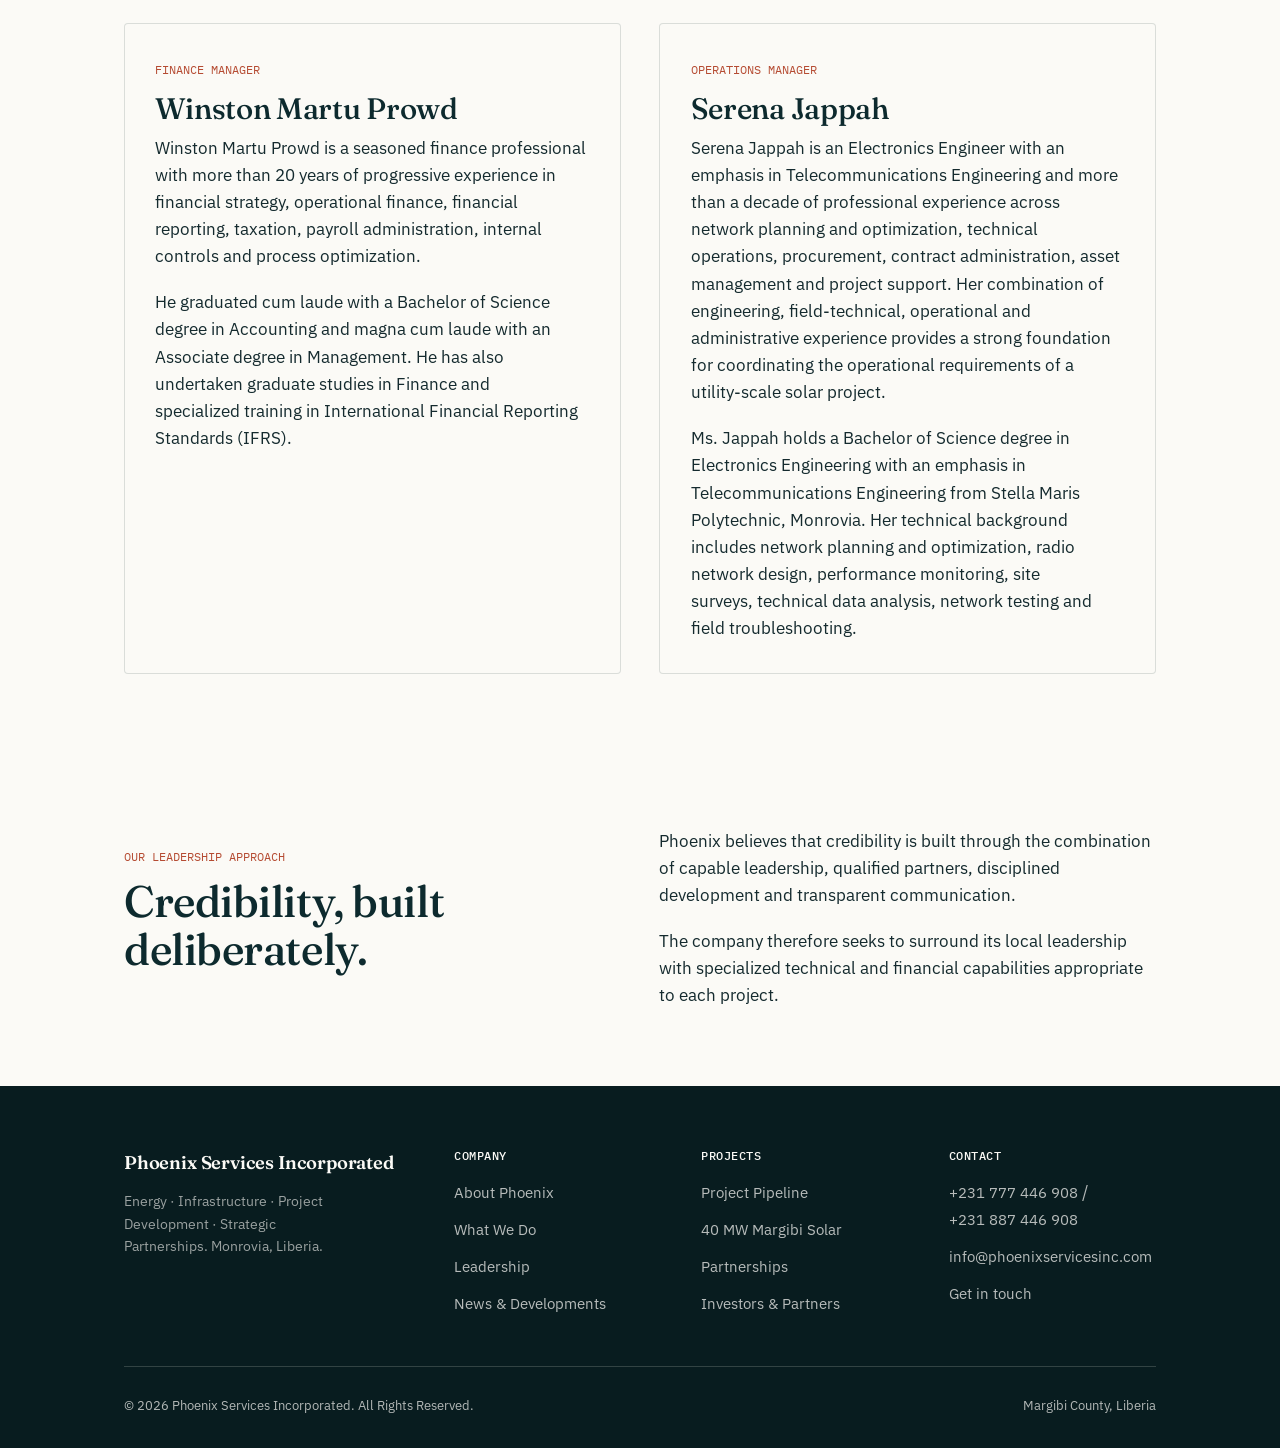
<file: leadership.html>
<!DOCTYPE html>
<html lang="en">
<head>
<meta charset="UTF-8">
<meta name="viewport" content="width=device-width, initial-scale=1.0">
<title>Leadership | Phoenix Services Incorporated</title>
<meta name="description" content="Phoenix Services Incorporated is led by a team focused on project development, strategic relationships and the company's long-term growth in Liberia.">
<link rel="icon" type="image/png" href="img/favicon-32.png">
<link rel="apple-touch-icon" href="img/apple-touch-icon.png">
<meta property="og:type" content="website">
<meta property="og:site_name" content="Phoenix Services Incorporated">
<meta property="og:title" content="Leadership | Phoenix Services Incorporated">
<meta property="og:description" content="Phoenix Services Incorporated is led by a team focused on project development, strategic relationships and the company's long-term growth in Liberia.">
<meta property="og:url" content="https://phoenixservicesinc.com/leadership.html">
<meta property="og:image" content="https://phoenixservicesinc.com/img/og-image.png">
<meta name="twitter:card" content="summary_large_image">
<meta name="twitter:title" content="Leadership | Phoenix Services Incorporated">
<meta name="twitter:description" content="Phoenix Services Incorporated is led by a team focused on project development, strategic relationships and the company's long-term growth in Liberia.">
<meta name="twitter:image" content="https://phoenixservicesinc.com/img/og-image.png">
<link rel="stylesheet" href="css/style.css">
</head>
<body>
<a class="skip-link" href="#main">Skip to main content</a>

<header class="site-header">
  <div class="wrap">
    <a class="brand" href="index.html">
      <img class="brand-mark" src="img/phoenix-mark.png" alt="" aria-hidden="true">
      <span class="brand-word">Phoenix Services<small>INCORPORATED</small></span>
    </a>
    <button class="nav-toggle" aria-label="Toggle navigation" aria-expanded="false">
      <svg viewBox="0 0 24 24" fill="none" stroke="currentColor" stroke-width="2"><line x1="3" y1="6" x2="21" y2="6"/><line x1="3" y1="12" x2="21" y2="12"/><line x1="3" y1="18" x2="21" y2="18"/></svg>
    </button>
    <nav class="main-nav" aria-label="Primary">
      <ul>
        <li><a href="index.html">Home</a></li>
        <li><a href="about.html">About</a></li>
        <li><a href="what-we-do.html">What We Do</a></li>
        <li><a href="projects.html">Projects</a></li>
        <li><a href="partnerships.html">Partnerships</a></li>
        <li><a href="leadership.html" aria-current="page">Leadership</a></li>
        <li><a href="investors.html">Investors</a></li>
        <li><a href="news.html">News</a></li>
        <li><a href="contact.html" class="btn btn-primary" style="padding:0.6rem 1.1rem;">Contact</a></li>
      </ul>
    </nav>
  </div>
</header>

<main id="main">
  <section class="hero" style="padding-bottom: 3rem;">
    <div class="hero-graphic" aria-hidden="true">
      <svg width="100%" height="100%" viewBox="0 0 1400 500" preserveAspectRatio="xMidYMid slice" xmlns="http://www.w3.org/2000/svg">
        <rect width="1400" height="500" fill="#0D2A2E"/>
        <circle cx="1200" cy="380" r="170" fill="#3E8A78" opacity="0.1"/>
      </svg>
    </div>
    <div class="wrap reveal">
      <p class="hero-eyebrow">LEADERSHIP</p>
      <h1 style="max-width:22ch;">Leading with local knowledge and disciplined partnership.</h1>
      <p class="lede">Phoenix Services Incorporated is led by a team focused on project development, strategic relationships and the company's long-term growth in Liberia.</p>
    </div>
  </section>

  <section class="section section--border-top">
    <div class="wrap">
      <div class="section-head"><span class="kicker">EXECUTIVE LEADERSHIP</span><h2>Our management team.</h2></div>
      <div class="grid grid--2">
        <div class="card">
          <span class="eyebrow-inline">CHIEF EXECUTIVE OFFICER</span>
          <h3 style="margin-top:0.7rem;">Robert F. Morris</h3>
          <p>Robert F. Morris is a Liberian business and project development executive with experience spanning construction related activities, property development, infrastructure planning, project coordination and organizational management. As Chief Executive Officer of Phoenix Services Incorporated, he provides strategic and executive leadership for the company's energy and infrastructure development activities, including the proposed 40 MW Margibi Solar PV Project.</p>
          <p>Mr. Morris holds a Bachelor of Science degree in Business Administration from the University of Maryland. His professional experience has included senior responsibility for administration, operations, infrastructure initiatives, stakeholder engagement and institutional management.</p>
        </div>
        <div class="card">
          <span class="eyebrow-inline">TECHNICAL MANAGER</span>
          <h3 style="margin-top:0.7rem;">Anthony Togba</h3>
          <p>Anthony Togba is a construction and infrastructure management professional with more than 25 years of experience in construction management on at-risk projects and construction management agency projects. He has served in senior roles including Deputy Assistant Director of Construction Support, Area Construction Manager, Program Manager, Resident Engineer and Project Manager. As Technical Manager for Phoenix Services Incorporated, he brings extensive experience in the technical and management oversight of major infrastructure projects, project teams, construction operations, quality assurance and delivery coordination.</p>
          <p>Anthony previously served as Program/Project Manager of the Liberia Airport Authority Project Implementation Unit, the lead project management consultant for the Rehabilitation and Upgrading of Runway 04-22 and construction of the new modern international terminal at Roberts International Airport in Liberia. This role provided direct experience managing a major infrastructure program in Liberia involving complex civil, building, airport and stakeholder interfaces.</p>
        </div>
        <div class="card">
          <span class="eyebrow-inline">FINANCE MANAGER</span>
          <h3 style="margin-top:0.7rem;">Winston Martu Prowd</h3>
          <p>Winston Martu Prowd is a seasoned finance professional with more than 20 years of progressive experience in financial strategy, operational finance, financial reporting, taxation, payroll administration, internal controls and process optimization.</p>
          <p>He graduated cum laude with a Bachelor of Science degree in Accounting and magna cum laude with an Associate degree in Management. He has also undertaken graduate studies in Finance and specialized training in International Financial Reporting Standards (IFRS).</p>
        </div>
        <div class="card">
          <span class="eyebrow-inline">OPERATIONS MANAGER</span>
          <h3 style="margin-top:0.7rem;">Serena Jappah</h3>
          <p>Serena Jappah is an Electronics Engineer with an emphasis in Telecommunications Engineering and more than a decade of professional experience across network planning and optimization, technical operations, procurement, contract administration, asset management and project support. Her combination of engineering, field-technical, operational and administrative experience provides a strong foundation for coordinating the operational requirements of a utility-scale solar project.</p>
          <p>Ms. Jappah holds a Bachelor of Science degree in Electronics Engineering with an emphasis in Telecommunications Engineering from Stella Maris Polytechnic, Monrovia. Her technical background includes network planning and optimization, radio network design, performance monitoring, site surveys, technical data analysis, network testing and field troubleshooting.</p>
        </div>
      </div>
    </div>
  </section>

  <section class="section">
    <div class="wrap grid grid--2" style="align-items:center;">
      <div>
        <span class="eyebrow-inline">OUR LEADERSHIP APPROACH</span>
        <h2 style="margin-top:0.6rem;">Credibility, built deliberately.</h2>
      </div>
      <div>
        <p>Phoenix believes that credibility is built through the combination of capable leadership, qualified partners, disciplined development and transparent communication.</p>
        <p>The company therefore seeks to surround its local leadership with specialized technical and financial capabilities appropriate to each project.</p>
      </div>
    </div>
  </section>

</main>

<footer class="site-footer">
  <div class="wrap">
    <div class="footer-grid">
      <div class="footer-brand">
        <span class="brand-word">Phoenix Services Incorporated</span>
        <p style="color:rgba(251,250,246,0.6); font-size:0.88rem; margin-top:0.8rem; max-width:26ch;">Energy &middot; Infrastructure &middot; Project Development &middot; Strategic Partnerships. Monrovia, Liberia.</p>
      </div>
      <div><h4>Company</h4><ul><li><a href="about.html">About Phoenix</a></li><li><a href="what-we-do.html">What We Do</a></li><li><a href="leadership.html">Leadership</a></li><li><a href="news.html">News &amp; Developments</a></li></ul></div>
      <div><h4>Projects</h4><ul><li><a href="projects.html">Project Pipeline</a></li><li><a href="project-margibi-solar.html">40 MW Margibi Solar</a></li><li><a href="partnerships.html">Partnerships</a></li><li><a href="investors.html">Investors &amp; Partners</a></li></ul></div>
      <div><h4>Contact</h4><ul><li><a href="tel:+231777446908">+231 777 446 908</a> / <a href="tel:+231887446908">+231 887 446 908</a></li><li><a href="mailto:info@phoenixservicesinc.com">info@phoenixservicesinc.com</a></li><li><a href="contact.html">Get in touch</a></li></ul></div>
    </div>
    <div class="footer-bottom">
      <span>&copy; <span class="year-now">2026</span> Phoenix Services Incorporated. All Rights Reserved.</span>
      <span>Margibi County, Liberia</span>
    </div>
  </div>
</footer>

<script src="js/main.js"></script>
</body>
</html>
</file>
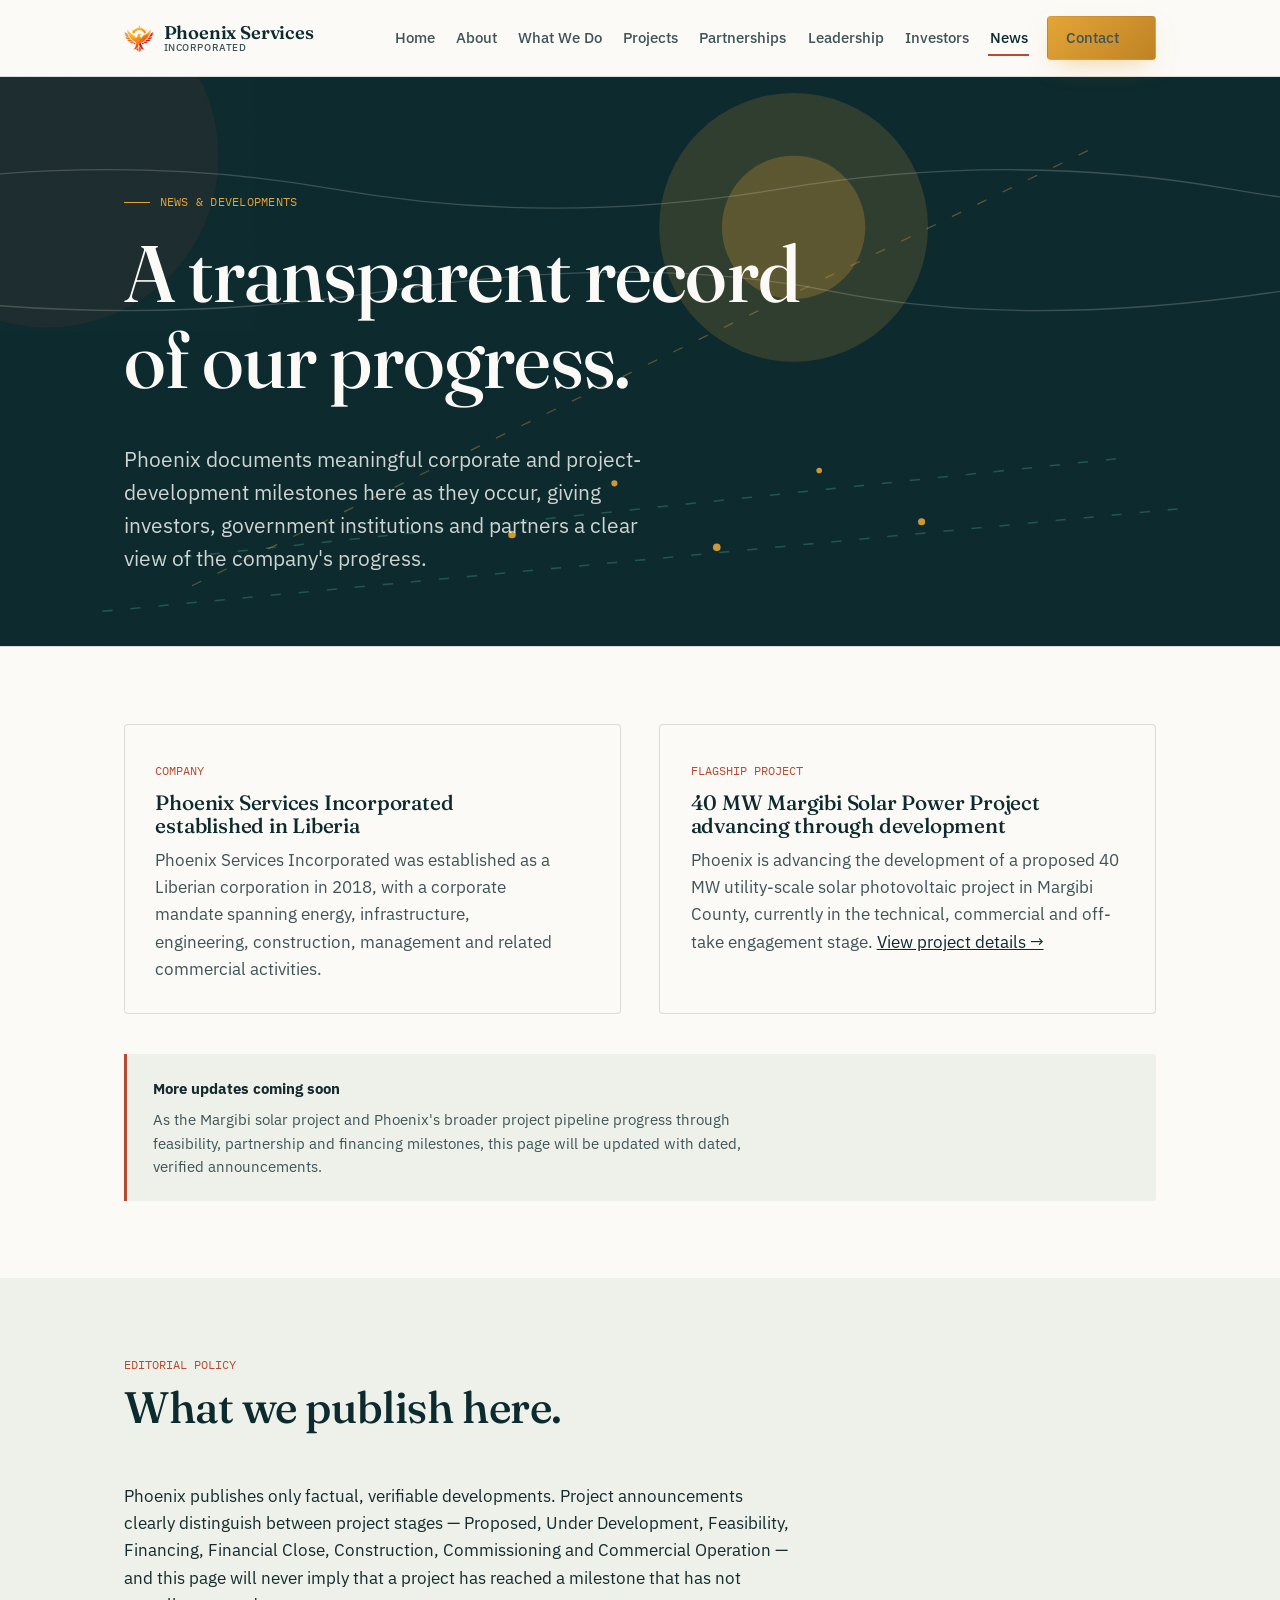
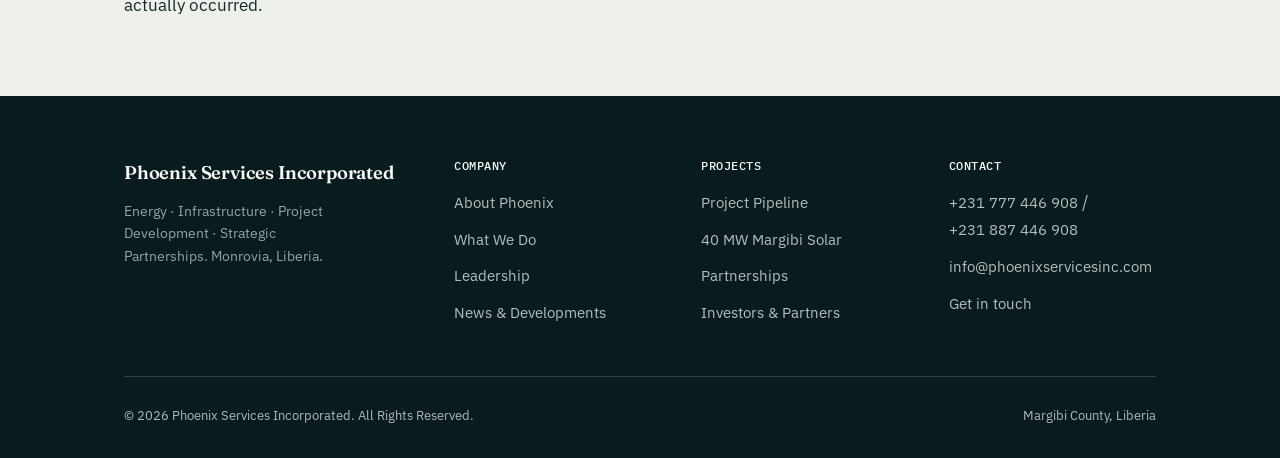
<file: news.html>
<!DOCTYPE html>
<html lang="en">
<head>
<meta charset="UTF-8">
<meta name="viewport" content="width=device-width, initial-scale=1.0">
<title>News &amp; Developments | Phoenix Services Incorporated</title>
<meta name="description" content="Phoenix Services Incorporated documents meaningful corporate and project-development milestones as they occur.">
<link rel="icon" type="image/png" href="img/favicon-32.png">
<link rel="apple-touch-icon" href="img/apple-touch-icon.png">
<meta property="og:type" content="website">
<meta property="og:site_name" content="Phoenix Services Incorporated">
<meta property="og:title" content="News &amp; Developments | Phoenix Services Incorporated">
<meta property="og:description" content="Phoenix Services Incorporated documents meaningful corporate and project-development milestones as they occur.">
<meta property="og:url" content="https://phoenixservicesinc.com/news.html">
<meta property="og:image" content="https://phoenixservicesinc.com/img/og-image.png">
<meta name="twitter:card" content="summary_large_image">
<meta name="twitter:title" content="News &amp; Developments | Phoenix Services Incorporated">
<meta name="twitter:description" content="Phoenix Services Incorporated documents meaningful corporate and project-development milestones as they occur.">
<meta name="twitter:image" content="https://phoenixservicesinc.com/img/og-image.png">
<link rel="stylesheet" href="css/style.css">
</head>
<body>
<a class="skip-link" href="#main">Skip to main content</a>

<header class="site-header">
  <div class="wrap">
    <a class="brand" href="index.html">
      <img class="brand-mark" src="img/phoenix-mark.png" alt="" aria-hidden="true">
      <span class="brand-word">Phoenix Services<small>INCORPORATED</small></span>
    </a>
    <button class="nav-toggle" aria-label="Toggle navigation" aria-expanded="false">
      <svg viewBox="0 0 24 24" fill="none" stroke="currentColor" stroke-width="2"><line x1="3" y1="6" x2="21" y2="6"/><line x1="3" y1="12" x2="21" y2="12"/><line x1="3" y1="18" x2="21" y2="18"/></svg>
    </button>
    <nav class="main-nav" aria-label="Primary">
      <ul>
        <li><a href="index.html">Home</a></li>
        <li><a href="about.html">About</a></li>
        <li><a href="what-we-do.html">What We Do</a></li>
        <li><a href="projects.html">Projects</a></li>
        <li><a href="partnerships.html">Partnerships</a></li>
        <li><a href="leadership.html">Leadership</a></li>
        <li><a href="investors.html">Investors</a></li>
        <li><a href="news.html" aria-current="page">News</a></li>
        <li><a href="contact.html" class="btn btn-primary" style="padding:0.6rem 1.1rem;">Contact</a></li>
      </ul>
    </nav>
  </div>
</header>

<main id="main">
  <section class="hero" style="padding-bottom: 3rem;">
    <div class="hero-graphic" aria-hidden="true">
      <svg width="100%" height="100%" viewBox="0 0 1400 500" preserveAspectRatio="xMidYMid slice" xmlns="http://www.w3.org/2000/svg">
        <rect width="1400" height="500" fill="#0D2A2E"/>
        <circle cx="180" cy="70" r="150" fill="#B54B32" opacity="0.1"/>
      </svg>
    </div>
    <div class="wrap reveal">
      <p class="hero-eyebrow">NEWS &amp; DEVELOPMENTS</p>
      <h1 style="max-width:22ch;">A transparent record of our progress.</h1>
      <p class="lede">Phoenix documents meaningful corporate and project-development milestones here as they occur, giving investors, government institutions and partners a clear view of the company's progress.</p>
    </div>
  </section>

  <section class="section section--border-top">
    <div class="wrap">
      <div class="grid grid--2">
        <article class="card">
          <span class="eyebrow-inline">COMPANY</span>
          <h3 style="margin-top:0.6rem; font-size:var(--step-1);">Phoenix Services Incorporated established in Liberia</h3>
          <p class="text-soft">Phoenix Services Incorporated was established as a Liberian corporation in 2018, with a corporate mandate spanning energy, infrastructure, engineering, construction, management and related commercial activities.</p>
        </article>
        <article class="card">
          <span class="eyebrow-inline">FLAGSHIP PROJECT</span>
          <h3 style="margin-top:0.6rem; font-size:var(--step-1);">40 MW Margibi Solar Power Project advancing through development</h3>
          <p class="text-soft">Phoenix is advancing the development of a proposed 40 MW utility-scale solar photovoltaic project in Margibi County, currently in the technical, commercial and off-take engagement stage. <a href="project-margibi-solar.html">View project details &rarr;</a></p>
        </article>
      </div>

      <div class="notice" style="margin-top:2.5rem;">
        <strong>More updates coming soon</strong>
        <p style="margin-top:0.5rem;">As the Margibi solar project and Phoenix's broader project pipeline progress through feasibility, partnership and financing milestones, this page will be updated with dated, verified announcements.</p>
      </div>
    </div>
  </section>

  <section class="section section--sage">
    <div class="wrap">
      <div class="section-head"><span class="kicker">EDITORIAL POLICY</span><h2>What we publish here.</h2></div>
      <p>Phoenix publishes only factual, verifiable developments. Project announcements clearly distinguish between project stages &mdash; Proposed, Under Development, Feasibility, Financing, Financial Close, Construction, Commissioning and Commercial Operation &mdash; and this page will never imply that a project has reached a milestone that has not actually occurred.</p>
    </div>
  </section>

</main>

<footer class="site-footer">
  <div class="wrap">
    <div class="footer-grid">
      <div class="footer-brand">
        <span class="brand-word">Phoenix Services Incorporated</span>
        <p style="color:rgba(251,250,246,0.6); font-size:0.88rem; margin-top:0.8rem; max-width:26ch;">Energy &middot; Infrastructure &middot; Project Development &middot; Strategic Partnerships. Monrovia, Liberia.</p>
      </div>
      <div><h4>Company</h4><ul><li><a href="about.html">About Phoenix</a></li><li><a href="what-we-do.html">What We Do</a></li><li><a href="leadership.html">Leadership</a></li><li><a href="news.html">News &amp; Developments</a></li></ul></div>
      <div><h4>Projects</h4><ul><li><a href="projects.html">Project Pipeline</a></li><li><a href="project-margibi-solar.html">40 MW Margibi Solar</a></li><li><a href="partnerships.html">Partnerships</a></li><li><a href="investors.html">Investors &amp; Partners</a></li></ul></div>
      <div><h4>Contact</h4><ul><li><a href="tel:+231777446908">+231 777 446 908</a> / <a href="tel:+231887446908">+231 887 446 908</a></li><li><a href="mailto:info@phoenixservicesinc.com">info@phoenixservicesinc.com</a></li><li><a href="contact.html">Get in touch</a></li></ul></div>
    </div>
    <div class="footer-bottom">
      <span>&copy; <span class="year-now">2026</span> Phoenix Services Incorporated. All Rights Reserved.</span>
      <span>Margibi County, Liberia</span>
    </div>
  </div>
</footer>

<script src="js/main.js"></script>
</body>
</html>
</file>
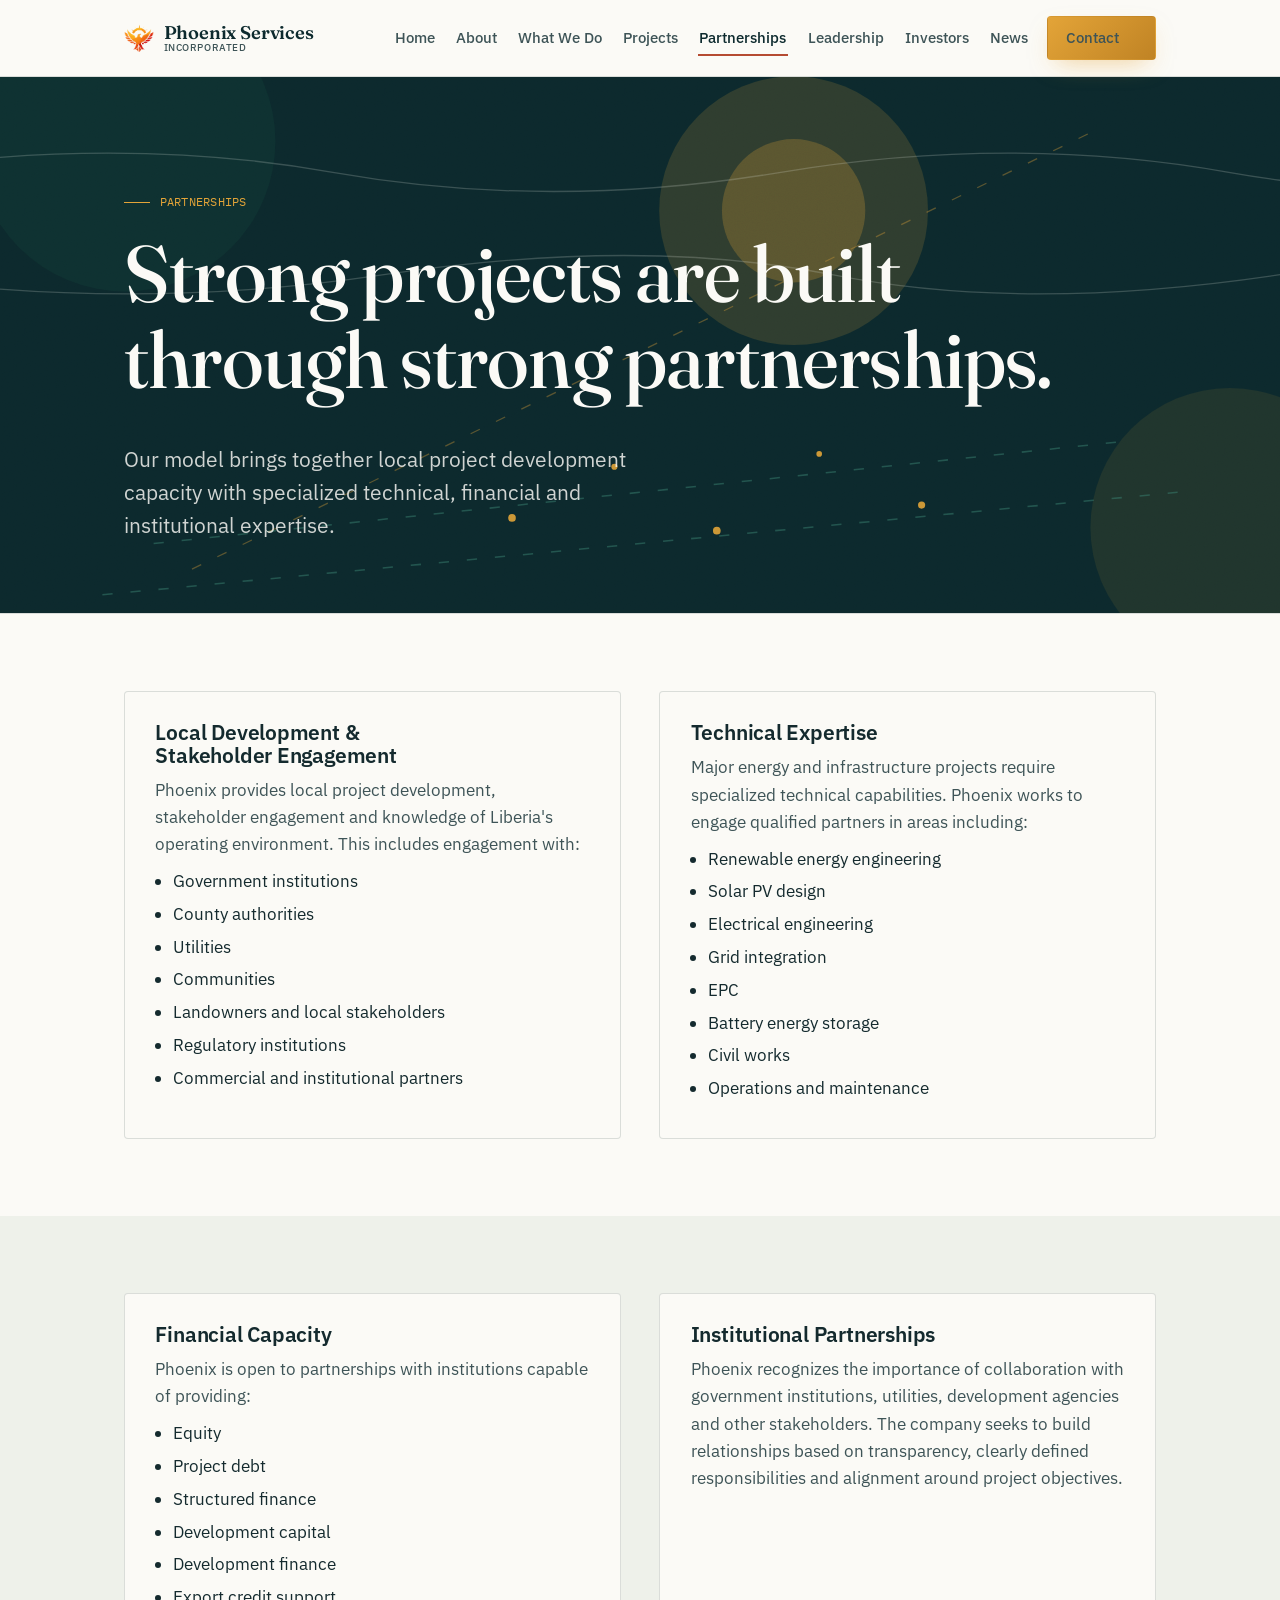
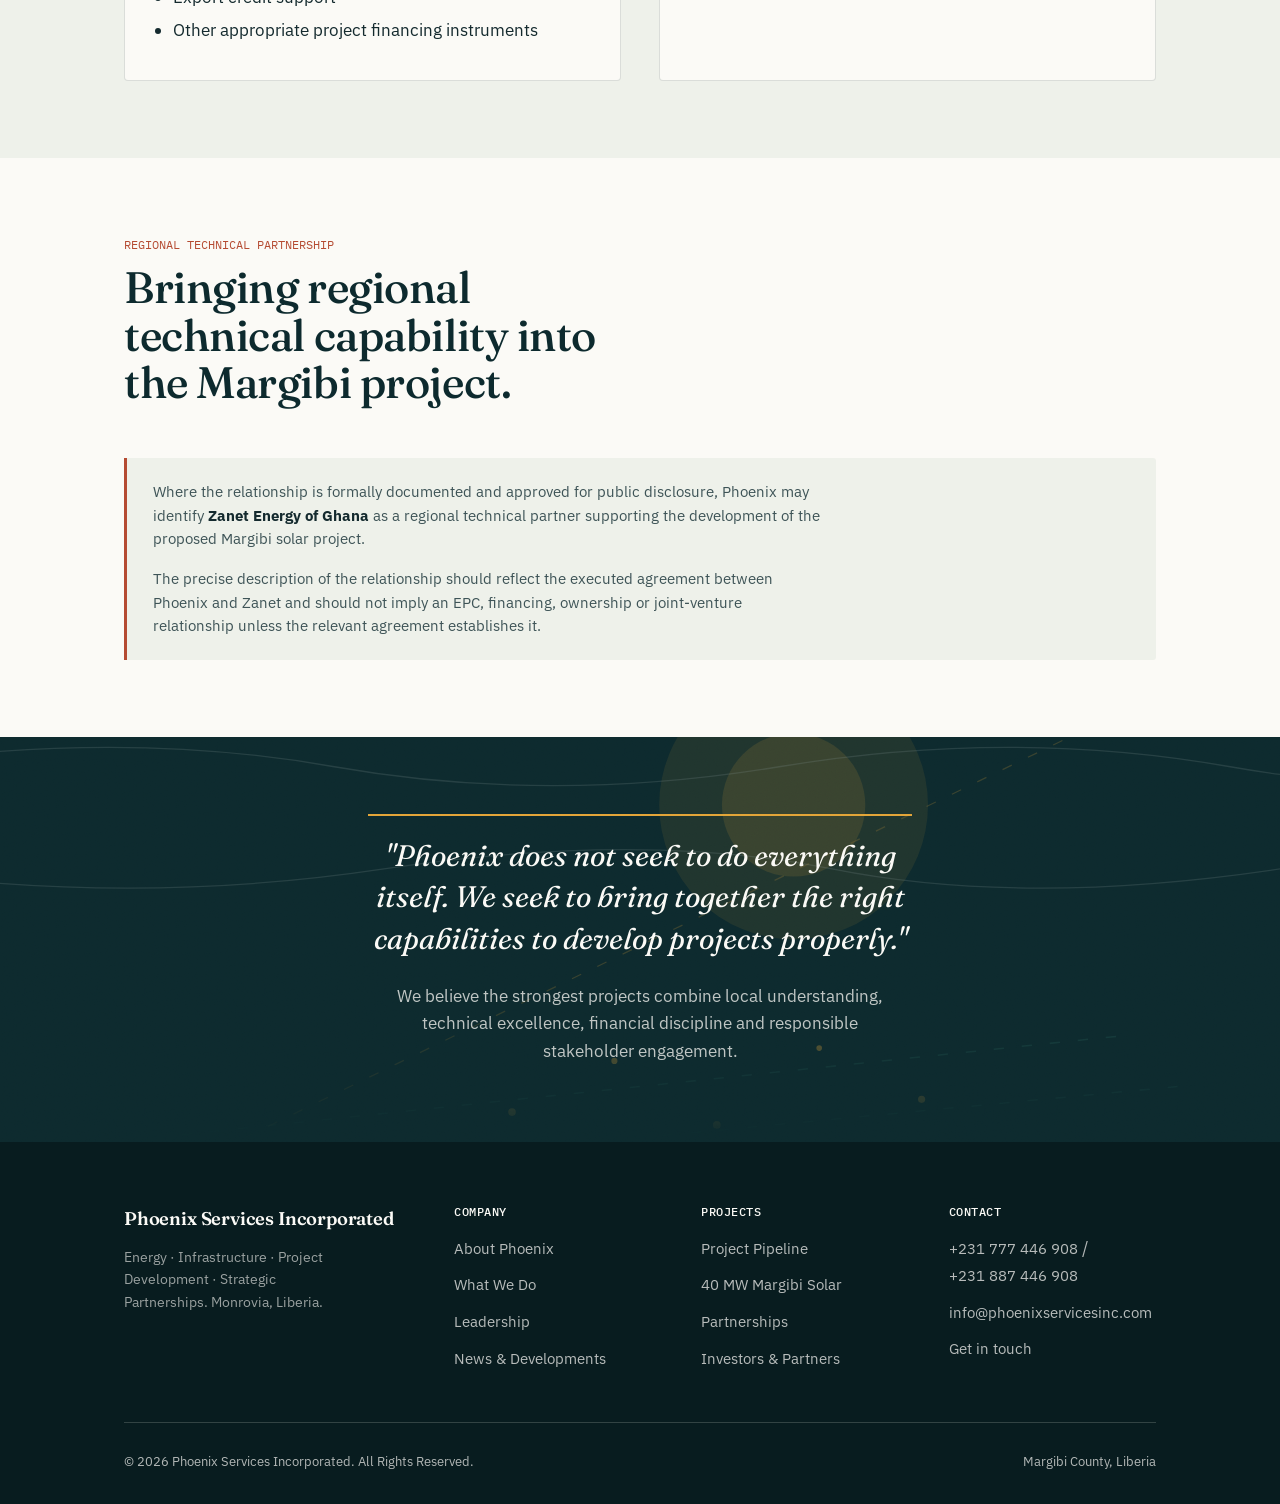
<file: partnerships.html>
<!DOCTYPE html>
<html lang="en">
<head>
<meta charset="UTF-8">
<meta name="viewport" content="width=device-width, initial-scale=1.0">
<title>Partnerships | Phoenix Services Incorporated</title>
<meta name="description" content="Phoenix Services Incorporated believes that major infrastructure projects require collaboration among organizations with complementary capabilities.">
<link rel="icon" type="image/png" href="img/favicon-32.png">
<link rel="apple-touch-icon" href="img/apple-touch-icon.png">
<meta property="og:type" content="website">
<meta property="og:site_name" content="Phoenix Services Incorporated">
<meta property="og:title" content="Partnerships | Phoenix Services Incorporated">
<meta property="og:description" content="Phoenix Services Incorporated believes that major infrastructure projects require collaboration among organizations with complementary capabilities.">
<meta property="og:url" content="https://phoenixservicesinc.com/partnerships.html">
<meta property="og:image" content="https://phoenixservicesinc.com/img/og-image.png">
<meta name="twitter:card" content="summary_large_image">
<meta name="twitter:title" content="Partnerships | Phoenix Services Incorporated">
<meta name="twitter:description" content="Phoenix Services Incorporated believes that major infrastructure projects require collaboration among organizations with complementary capabilities.">
<meta name="twitter:image" content="https://phoenixservicesinc.com/img/og-image.png">
<link rel="stylesheet" href="css/style.css">
</head>
<body>
<a class="skip-link" href="#main">Skip to main content</a>

<header class="site-header">
  <div class="wrap">
    <a class="brand" href="index.html">
      <img class="brand-mark" src="img/phoenix-mark.png" alt="" aria-hidden="true">
      <span class="brand-word">Phoenix Services<small>INCORPORATED</small></span>
    </a>
    <button class="nav-toggle" aria-label="Toggle navigation" aria-expanded="false">
      <svg viewBox="0 0 24 24" fill="none" stroke="currentColor" stroke-width="2"><line x1="3" y1="6" x2="21" y2="6"/><line x1="3" y1="12" x2="21" y2="12"/><line x1="3" y1="18" x2="21" y2="18"/></svg>
    </button>
    <nav class="main-nav" aria-label="Primary">
      <ul>
        <li><a href="index.html">Home</a></li>
        <li><a href="about.html">About</a></li>
        <li><a href="what-we-do.html">What We Do</a></li>
        <li><a href="projects.html">Projects</a></li>
        <li><a href="partnerships.html" aria-current="page">Partnerships</a></li>
        <li><a href="leadership.html">Leadership</a></li>
        <li><a href="investors.html">Investors</a></li>
        <li><a href="news.html">News</a></li>
        <li><a href="contact.html" class="btn btn-primary" style="padding:0.6rem 1.1rem;">Contact</a></li>
      </ul>
    </nav>
  </div>
</header>

<main id="main">
  <section class="hero" style="padding-bottom: 3rem;">
    <div class="hero-graphic" aria-hidden="true">
      <svg width="100%" height="100%" viewBox="0 0 1400 500" preserveAspectRatio="xMidYMid slice" xmlns="http://www.w3.org/2000/svg">
        <rect width="1400" height="500" fill="#0D2A2E"/>
        <circle cx="220" cy="60" r="140" fill="#1F6E52" opacity="0.14"/>
        <circle cx="1250" cy="420" r="130" fill="#E3A438" opacity="0.1"/>
      </svg>
    </div>
    <div class="wrap reveal">
      <p class="hero-eyebrow">PARTNERSHIPS</p>
      <h1 style="max-width:22ch;">Strong projects are built through strong partnerships.</h1>
      <p class="lede">Our model brings together local project development capacity with specialized technical, financial and institutional expertise.</p>
    </div>
  </section>

  <section class="section section--border-top">
    <div class="wrap grid grid--2">
      <div class="card">
        <h4>Local Development &amp; Stakeholder Engagement</h4>
        <p class="text-soft" style="margin-bottom:0.6rem;">Phoenix provides local project development, stakeholder engagement and knowledge of Liberia's operating environment. This includes engagement with:</p>
        <ul>
          <li>Government institutions</li>
          <li>County authorities</li>
          <li>Utilities</li>
          <li>Communities</li>
          <li>Landowners and local stakeholders</li>
          <li>Regulatory institutions</li>
          <li>Commercial and institutional partners</li>
        </ul>
      </div>
      <div class="card">
        <h4>Technical Expertise</h4>
        <p class="text-soft" style="margin-bottom:0.6rem;">Major energy and infrastructure projects require specialized technical capabilities. Phoenix works to engage qualified partners in areas including:</p>
        <ul>
          <li>Renewable energy engineering</li>
          <li>Solar PV design</li>
          <li>Electrical engineering</li>
          <li>Grid integration</li>
          <li>EPC</li>
          <li>Battery energy storage</li>
          <li>Civil works</li>
          <li>Operations and maintenance</li>
        </ul>
      </div>
    </div>
  </section>

  <section class="section section--sage">
    <div class="wrap grid grid--2">
      <div class="card">
        <h4>Financial Capacity</h4>
        <p class="text-soft" style="margin-bottom:0.6rem;">Phoenix is open to partnerships with institutions capable of providing:</p>
        <ul>
          <li>Equity</li>
          <li>Project debt</li>
          <li>Structured finance</li>
          <li>Development capital</li>
          <li>Development finance</li>
          <li>Export credit support</li>
          <li>Other appropriate project financing instruments</li>
        </ul>
      </div>
      <div class="card">
        <h4>Institutional Partnerships</h4>
        <p class="text-soft">Phoenix recognizes the importance of collaboration with government institutions, utilities, development agencies and other stakeholders. The company seeks to build relationships based on transparency, clearly defined responsibilities and alignment around project objectives.</p>
      </div>
    </div>
  </section>

  <!-- Zanet Energy — heading softened per compliance guidelines (§5): the
       relationship is disclosed with its required caveat, but not asserted
       as a settled fact in a skimmable heading. -->
  <section class="section">
    <div class="wrap">
      <div class="section-head"><span class="kicker">REGIONAL TECHNICAL PARTNERSHIP</span><h2>Bringing regional technical capability into the Margibi project.</h2></div>
      <div class="notice">
        <p>Where the relationship is formally documented and approved for public disclosure, Phoenix may identify <strong>Zanet Energy of Ghana</strong> as a regional technical partner supporting the development of the proposed Margibi solar project.</p>
        <p>The precise description of the relationship should reflect the executed agreement between Phoenix and Zanet and should not imply an EPC, financing, ownership or joint-venture relationship unless the relevant agreement establishes it.</p>
      </div>
    </div>
  </section>

  <section class="section section--navy">
    <div class="wrap center" style="max-width:38rem;">
      <p class="pull-quote center" style="border-left:none; border-top:2px solid var(--gold); padding-left:0; padding-top:1.2rem; margin:0 auto;">"Phoenix does not seek to do everything itself. We seek to bring together the right capabilities to develop projects properly."</p>
      <p style="margin-top:1.5rem; color:rgba(251,250,246,0.75);">We believe the strongest projects combine local understanding, technical excellence, financial discipline and responsible stakeholder engagement.</p>
    </div>
  </section>

</main>

<footer class="site-footer">
  <div class="wrap">
    <div class="footer-grid">
      <div class="footer-brand">
        <span class="brand-word">Phoenix Services Incorporated</span>
        <p style="color:rgba(251,250,246,0.6); font-size:0.88rem; margin-top:0.8rem; max-width:26ch;">Energy &middot; Infrastructure &middot; Project Development &middot; Strategic Partnerships. Monrovia, Liberia.</p>
      </div>
      <div><h4>Company</h4><ul><li><a href="about.html">About Phoenix</a></li><li><a href="what-we-do.html">What We Do</a></li><li><a href="leadership.html">Leadership</a></li><li><a href="news.html">News &amp; Developments</a></li></ul></div>
      <div><h4>Projects</h4><ul><li><a href="projects.html">Project Pipeline</a></li><li><a href="project-margibi-solar.html">40 MW Margibi Solar</a></li><li><a href="partnerships.html">Partnerships</a></li><li><a href="investors.html">Investors &amp; Partners</a></li></ul></div>
      <div><h4>Contact</h4><ul><li><a href="tel:+231777446908">+231 777 446 908</a> / <a href="tel:+231887446908">+231 887 446 908</a></li><li><a href="mailto:info@phoenixservicesinc.com">info@phoenixservicesinc.com</a></li><li><a href="contact.html">Get in touch</a></li></ul></div>
    </div>
    <div class="footer-bottom">
      <span>&copy; <span class="year-now">2026</span> Phoenix Services Incorporated. All Rights Reserved.</span>
      <span>Margibi County, Liberia</span>
    </div>
  </div>
</footer>

<script src="js/main.js"></script>
</body>
</html>
</file>
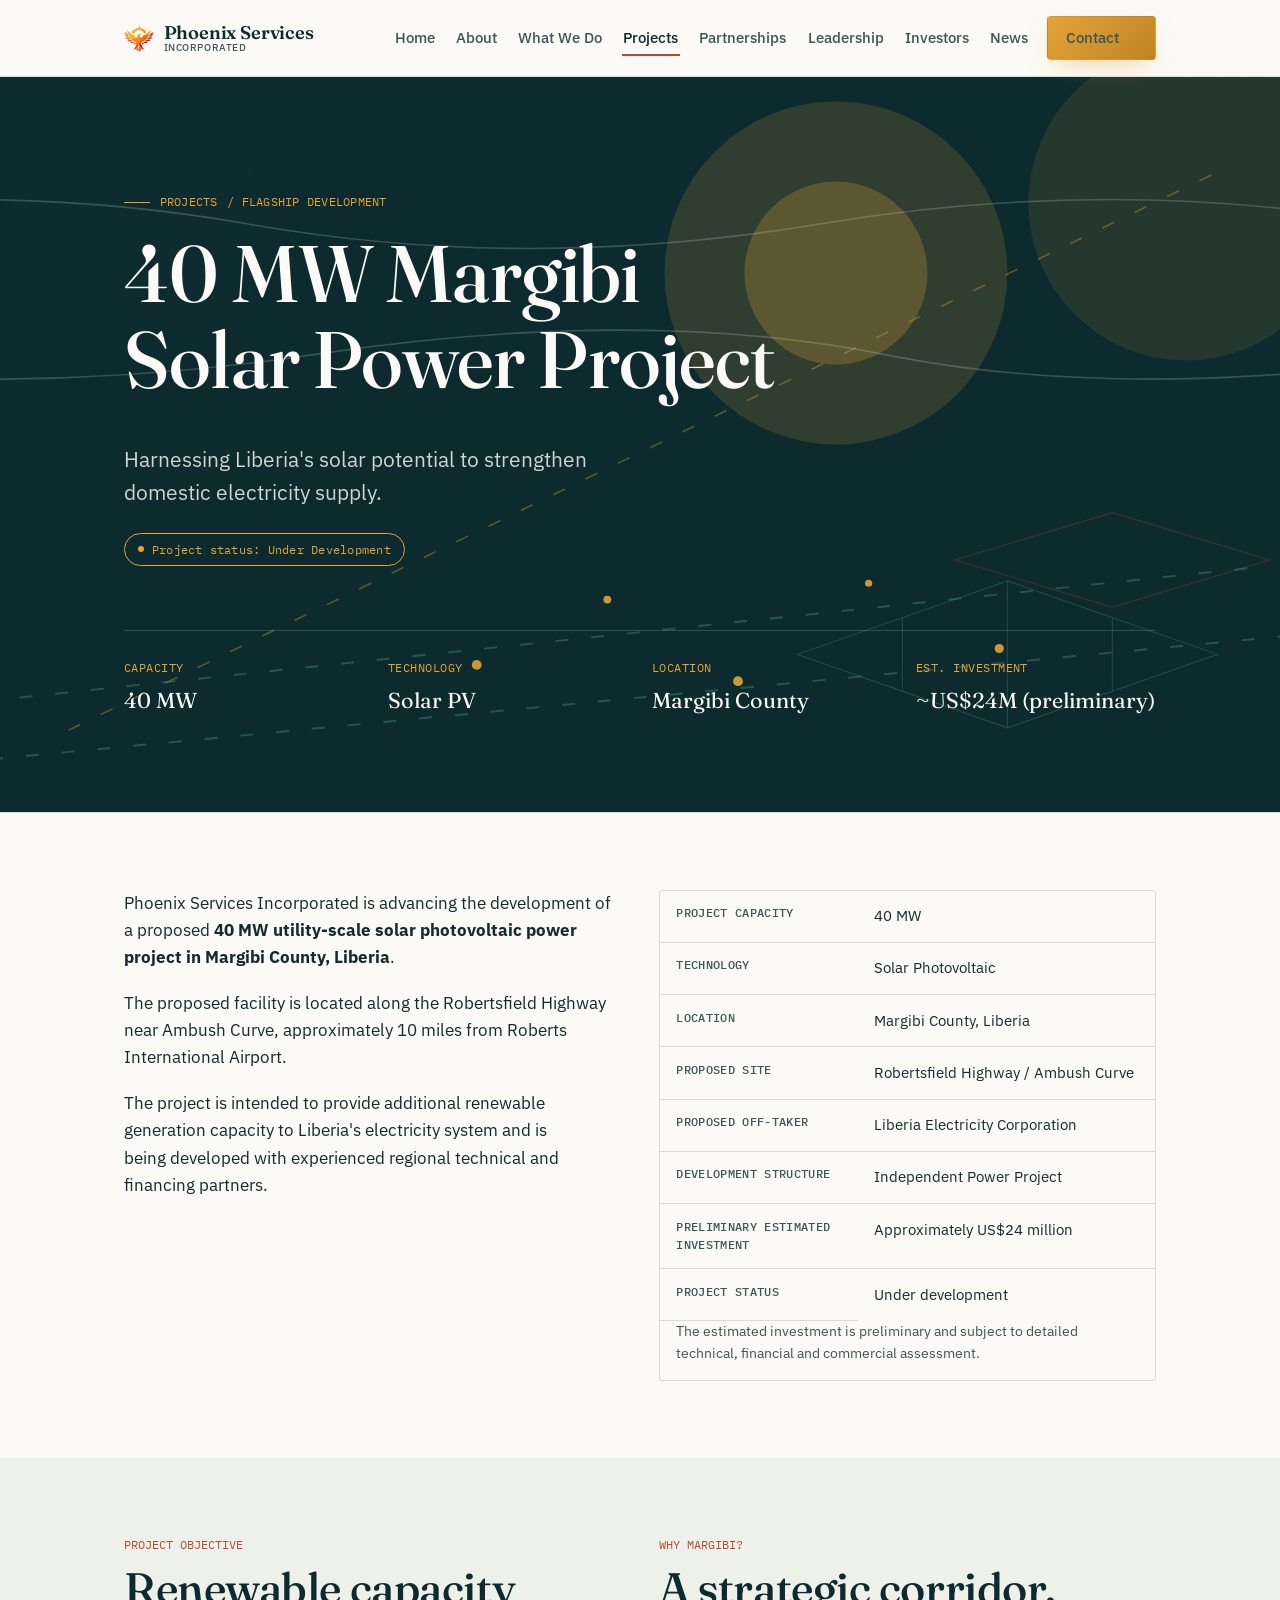
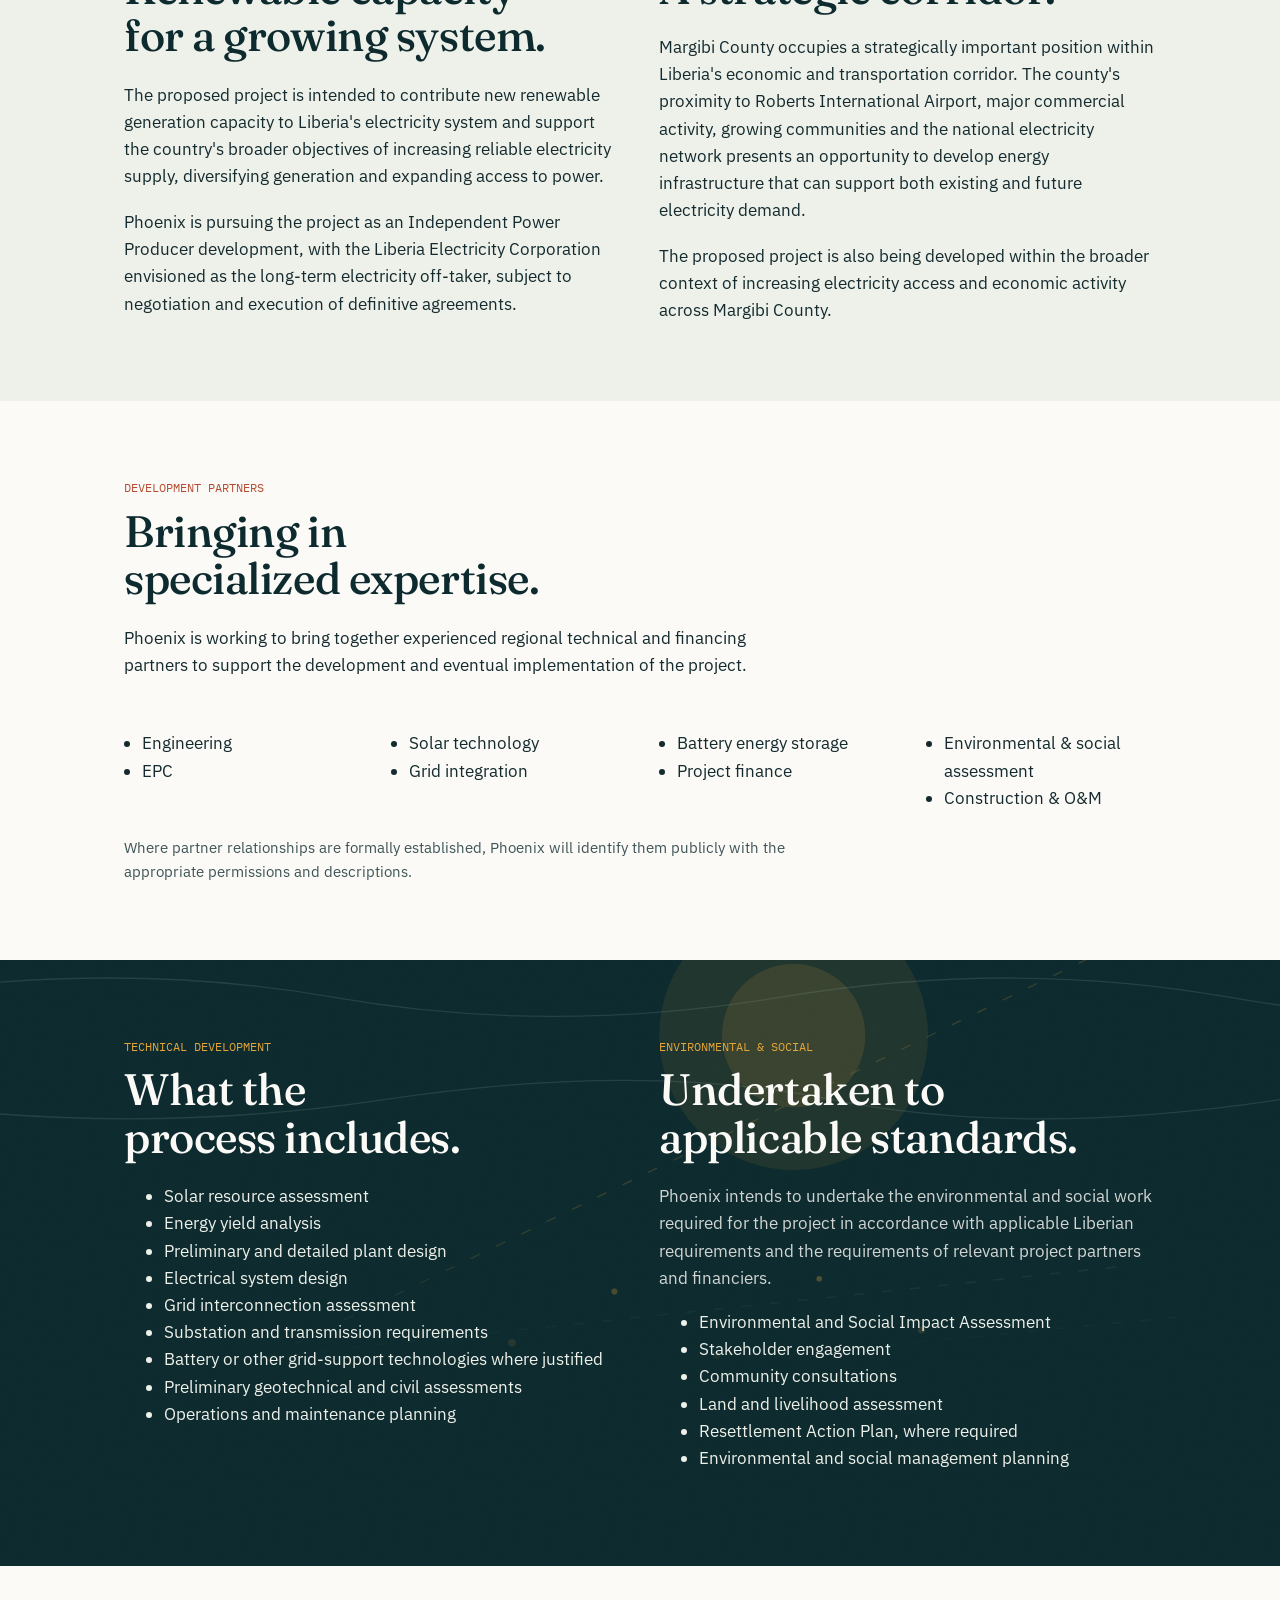
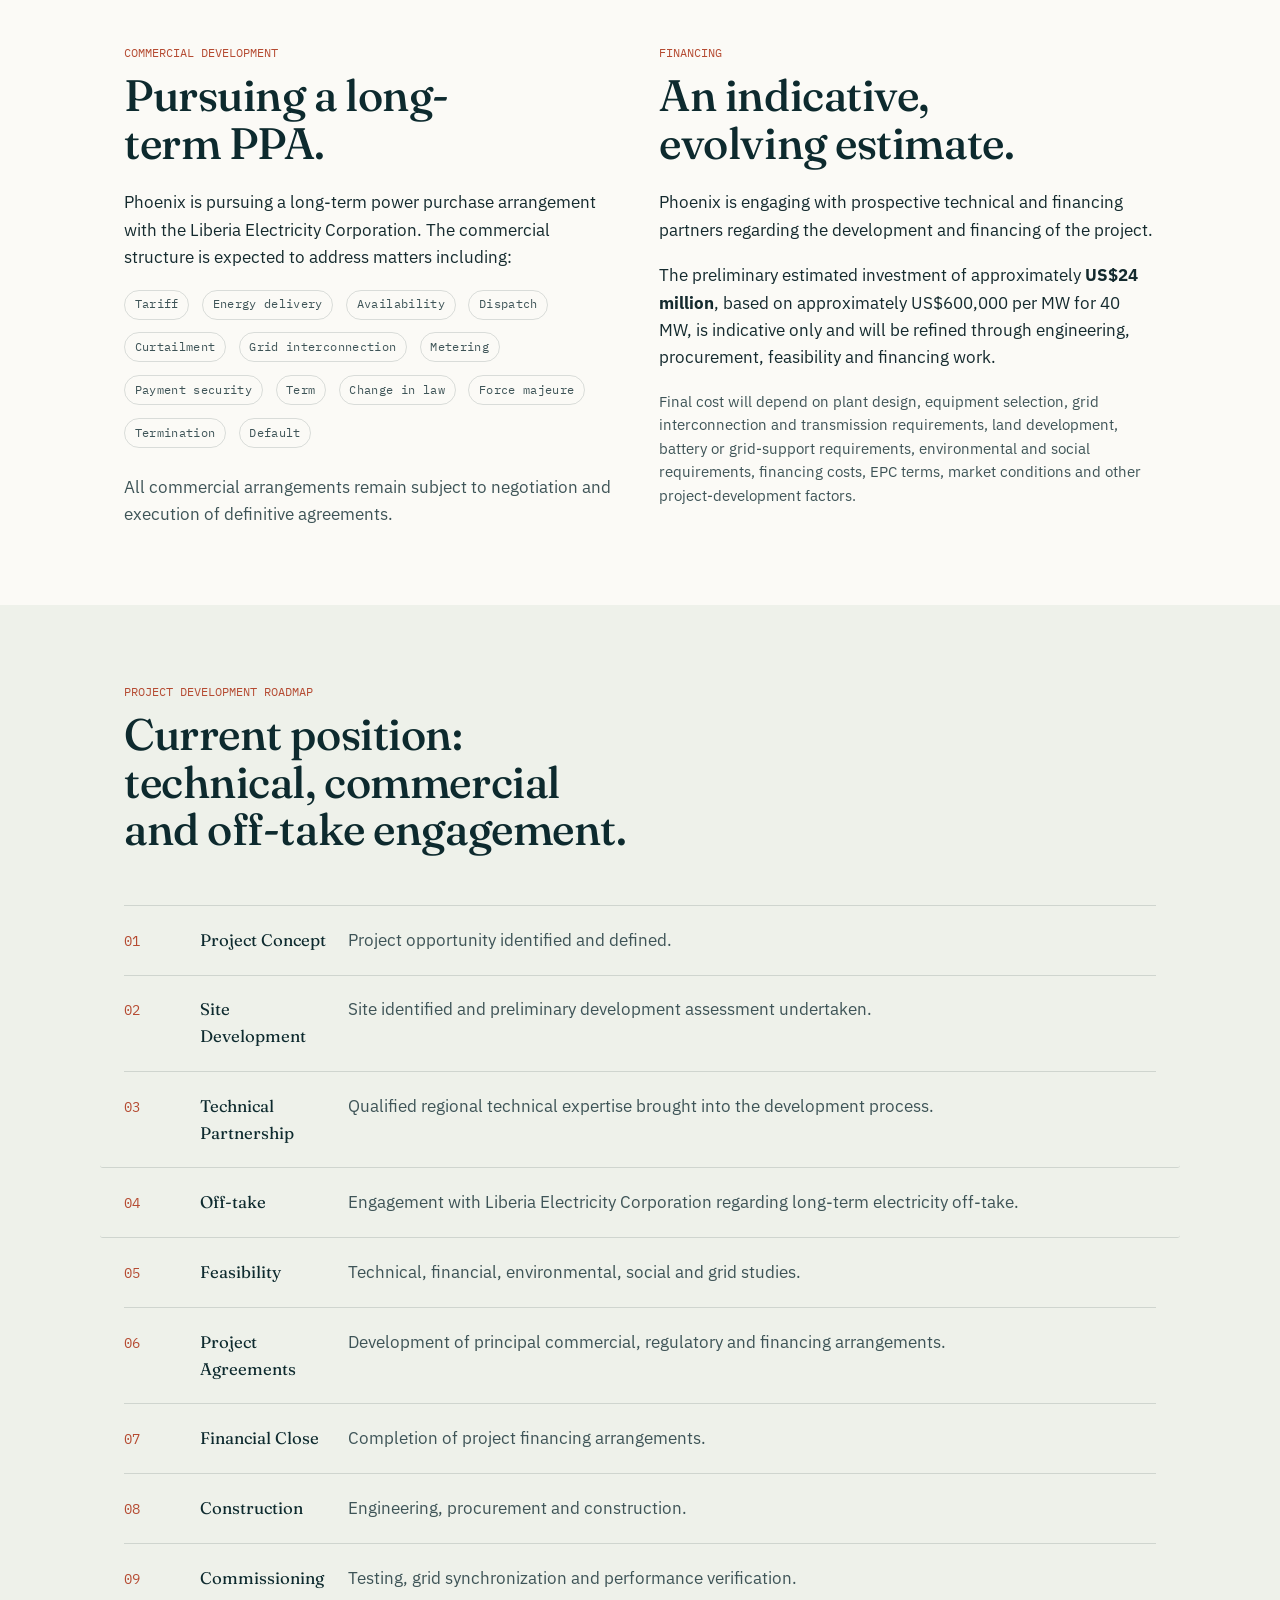
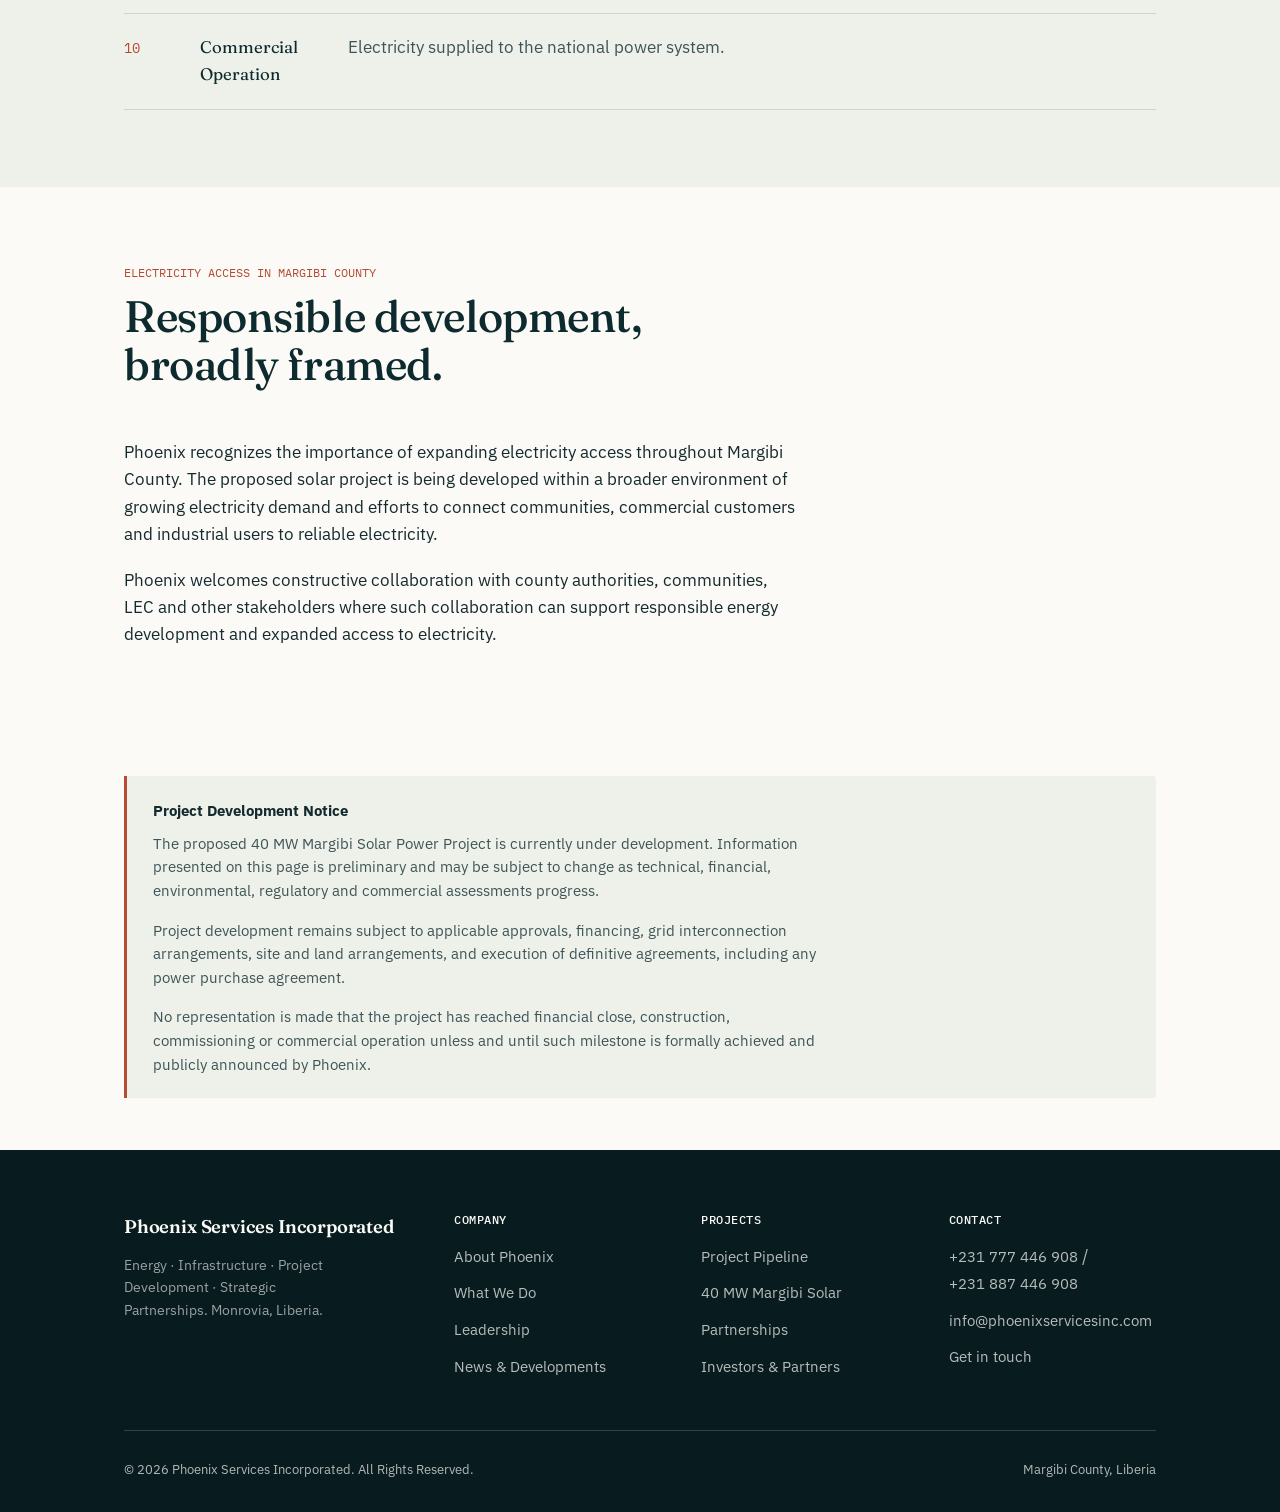
<file: project-margibi-solar.html>
<!DOCTYPE html>
<html lang="en">
<head>
<meta charset="UTF-8">
<meta name="viewport" content="width=device-width, initial-scale=1.0">
<title>40 MW Margibi Solar Power Project | Phoenix Services Incorporated</title>
<meta name="description" content="Phoenix Services Incorporated is advancing the development of a proposed 40 MW utility-scale solar photovoltaic power project in Margibi County, Liberia.">
<link rel="icon" type="image/png" href="img/favicon-32.png">
<link rel="apple-touch-icon" href="img/apple-touch-icon.png">
<meta property="og:type" content="website">
<meta property="og:site_name" content="Phoenix Services Incorporated">
<meta property="og:title" content="40 MW Margibi Solar Power Project | Phoenix Services Incorporated">
<meta property="og:description" content="Phoenix Services Incorporated is advancing the development of a proposed 40 MW utility-scale solar photovoltaic power project in Margibi County, Liberia.">
<meta property="og:url" content="https://phoenixservicesinc.com/project-margibi-solar.html">
<meta property="og:image" content="https://phoenixservicesinc.com/img/og-image.png">
<meta name="twitter:card" content="summary_large_image">
<meta name="twitter:title" content="40 MW Margibi Solar Power Project | Phoenix Services Incorporated">
<meta name="twitter:description" content="Phoenix Services Incorporated is advancing the development of a proposed 40 MW utility-scale solar photovoltaic power project in Margibi County, Liberia.">
<meta name="twitter:image" content="https://phoenixservicesinc.com/img/og-image.png">
<link rel="stylesheet" href="css/style.css">
</head>
<body>
<a class="skip-link" href="#main">Skip to main content</a>

<header class="site-header">
  <div class="wrap">
    <a class="brand" href="index.html">
      <img class="brand-mark" src="img/phoenix-mark.png" alt="" aria-hidden="true">
      <span class="brand-word">Phoenix Services<small>INCORPORATED</small></span>
    </a>
    <button class="nav-toggle" aria-label="Toggle navigation" aria-expanded="false">
      <svg viewBox="0 0 24 24" fill="none" stroke="currentColor" stroke-width="2"><line x1="3" y1="6" x2="21" y2="6"/><line x1="3" y1="12" x2="21" y2="12"/><line x1="3" y1="18" x2="21" y2="18"/></svg>
    </button>
    <nav class="main-nav" aria-label="Primary">
      <ul>
        <li><a href="index.html">Home</a></li>
        <li><a href="about.html">About</a></li>
        <li><a href="what-we-do.html">What We Do</a></li>
        <li><a href="projects.html" aria-current="page">Projects</a></li>
        <li><a href="partnerships.html">Partnerships</a></li>
        <li><a href="leadership.html">Leadership</a></li>
        <li><a href="investors.html">Investors</a></li>
        <li><a href="news.html">News</a></li>
        <li><a href="contact.html" class="btn btn-primary" style="padding:0.6rem 1.1rem;">Contact</a></li>
      </ul>
    </nav>
  </div>
</header>

<main id="main">
  <section class="hero">
    <div class="hero-graphic" aria-hidden="true">
      <svg width="100%" height="100%" viewBox="0 0 1400 700" preserveAspectRatio="xMidYMid slice" xmlns="http://www.w3.org/2000/svg">
        <rect width="1400" height="700" fill="#0D2A2E"/>
        <circle cx="1220" cy="120" r="150" fill="#E3A438" opacity="0.12"/>
        <g stroke="#3E8A78" stroke-width="1" opacity="0.4" fill="none">
          <path d="M 850 550 L 1050 480 L 1250 550 L 1050 620 Z"/>
          <path d="M 950 515 L 950 585 M 1050 480 L 1050 620 M 1150 515 L 1150 585"/>
        </g>
        <g stroke="#B54B32" stroke-width="1" opacity="0.3" fill="none">
          <path d="M 1000 460 L 1150 415 L 1300 460 L 1150 505 Z"/>
        </g>
      </svg>
    </div>
    <div class="wrap reveal">
      <p class="hero-eyebrow"><a href="projects.html" style="color:var(--gold); text-decoration:none;">PROJECTS</a> / FLAGSHIP DEVELOPMENT</p>
      <h1 style="max-width:24ch;">40 MW Margibi Solar Power Project</h1>
      <p class="lede">Harnessing Liberia's solar potential to strengthen domestic electricity supply.</p>
      <div style="margin-top:1.5rem;"><span class="status-pill">Project status: Under Development</span></div>
      <dl class="factband">
        <div><dt>Capacity</dt><dd>40 MW</dd></div>
        <div><dt>Technology</dt><dd>Solar PV</dd></div>
        <div><dt>Location</dt><dd>Margibi County</dd></div>
        <div><dt>Est. investment</dt><dd>~US$24M (preliminary)</dd></div>
      </dl>
    </div>
  </section>

  <section class="section section--border-top">
    <div class="wrap grid grid--2">
      <div>
        <p>Phoenix Services Incorporated is advancing the development of a proposed <strong>40 MW utility-scale solar photovoltaic power project in Margibi County, Liberia</strong>.</p>
        <p>The proposed facility is located along the Robertsfield Highway near Ambush Curve, approximately 10 miles from Roberts International Airport.</p>
        <p>The project is intended to provide additional renewable generation capacity to Liberia's electricity system and is being developed with experienced regional technical and financing partners.</p>
      </div>
      <div class="table-wrap">
        <table class="datatable">
          <tbody>
            <tr><th>Project capacity</th><td>40 MW</td></tr>
            <tr><th>Technology</th><td>Solar Photovoltaic</td></tr>
            <tr><th>Location</th><td>Margibi County, Liberia</td></tr>
            <tr><th>Proposed site</th><td>Robertsfield Highway / Ambush Curve</td></tr>
            <tr><th>Proposed off-taker</th><td>Liberia Electricity Corporation</td></tr>
            <tr><th>Development structure</th><td>Independent Power Project</td></tr>
            <tr><th>Preliminary estimated investment</th><td>Approximately US$24 million</td></tr>
            <tr><th>Project status</th><td>Under development</td></tr>
          </tbody>
        </table>
        <p class="text-soft" style="font-size:0.85rem; padding:0 1rem 1rem;">The estimated investment is preliminary and subject to detailed technical, financial and commercial assessment.</p>
      </div>
    </div>
  </section>

  <section class="section section--sage">
    <div class="wrap grid grid--2">
      <div>
        <div class="section-head" style="margin-bottom:1rem;"><span class="kicker">PROJECT OBJECTIVE</span><h2>Renewable capacity for a growing system.</h2></div>
        <p>The proposed project is intended to contribute new renewable generation capacity to Liberia's electricity system and support the country's broader objectives of increasing reliable electricity supply, diversifying generation and expanding access to power.</p>
        <p>Phoenix is pursuing the project as an Independent Power Producer development, with the Liberia Electricity Corporation envisioned as the long-term electricity off-taker, subject to negotiation and execution of definitive agreements.</p>
      </div>
      <div>
        <div class="section-head" style="margin-bottom:1rem;"><span class="kicker">WHY MARGIBI?</span><h2>A strategic corridor.</h2></div>
        <p>Margibi County occupies a strategically important position within Liberia's economic and transportation corridor. The county's proximity to Roberts International Airport, major commercial activity, growing communities and the national electricity network presents an opportunity to develop energy infrastructure that can support both existing and future electricity demand.</p>
        <p>The proposed project is also being developed within the broader context of increasing electricity access and economic activity across Margibi County.</p>
      </div>
    </div>
  </section>

  <section class="section">
    <div class="wrap">
      <div class="section-head"><span class="kicker">DEVELOPMENT PARTNERS</span><h2>Bringing in specialized expertise.</h2>
      <p>Phoenix is working to bring together experienced regional technical and financing partners to support the development and eventual implementation of the project.</p></div>
      <div class="grid grid--4">
        <div><ul style="margin:0; padding-left:1.1rem;"><li>Engineering</li><li>EPC</li></ul></div>
        <div><ul style="margin:0; padding-left:1.1rem;"><li>Solar technology</li><li>Grid integration</li></ul></div>
        <div><ul style="margin:0; padding-left:1.1rem;"><li>Battery energy storage</li><li>Project finance</li></ul></div>
        <div><ul style="margin:0; padding-left:1.1rem;"><li>Environmental &amp; social assessment</li><li>Construction &amp; O&amp;M</li></ul></div>
      </div>
      <p class="text-soft" style="margin-top:1.5rem; font-size:0.92rem;">Where partner relationships are formally established, Phoenix will identify them publicly with the appropriate permissions and descriptions.</p>
    </div>
  </section>

  <section class="section section--navy">
    <div class="wrap grid grid--2">
      <div>
        <div class="section-head" style="margin-bottom:1rem;"><span class="kicker">TECHNICAL DEVELOPMENT</span><h2>What the process includes.</h2></div>
        <ul>
          <li>Solar resource assessment</li>
          <li>Energy yield analysis</li>
          <li>Preliminary and detailed plant design</li>
          <li>Electrical system design</li>
          <li>Grid interconnection assessment</li>
          <li>Substation and transmission requirements</li>
          <li>Battery or other grid-support technologies where justified</li>
          <li>Preliminary geotechnical and civil assessments</li>
          <li>Operations and maintenance planning</li>
        </ul>
      </div>
      <div>
        <div class="section-head" style="margin-bottom:1rem;"><span class="kicker">ENVIRONMENTAL &amp; SOCIAL</span><h2>Undertaken to applicable standards.</h2>
        <p>Phoenix intends to undertake the environmental and social work required for the project in accordance with applicable Liberian requirements and the requirements of relevant project partners and financiers.</p></div>
        <ul>
          <li>Environmental and Social Impact Assessment</li>
          <li>Stakeholder engagement</li>
          <li>Community consultations</li>
          <li>Land and livelihood assessment</li>
          <li>Resettlement Action Plan, where required</li>
          <li>Environmental and social management planning</li>
        </ul>
      </div>
    </div>
  </section>

  <section class="section">
    <div class="wrap grid grid--2">
      <div>
        <div class="section-head" style="margin-bottom:1rem;"><span class="kicker">COMMERCIAL DEVELOPMENT</span><h2>Pursuing a long-term PPA.</h2></div>
        <p>Phoenix is pursuing a long-term power purchase arrangement with the Liberia Electricity Corporation. The commercial structure is expected to address matters including:</p>
        <div style="display:flex; flex-wrap:wrap; gap:0.4rem;">
          <span class="tag">Tariff</span><span class="tag">Energy delivery</span><span class="tag">Availability</span><span class="tag">Dispatch</span><span class="tag">Curtailment</span><span class="tag">Grid interconnection</span><span class="tag">Metering</span><span class="tag">Payment security</span><span class="tag">Term</span><span class="tag">Change in law</span><span class="tag">Force majeure</span><span class="tag">Termination</span><span class="tag">Default</span>
        </div>
        <p style="margin-top:1.2rem;" class="text-soft">All commercial arrangements remain subject to negotiation and execution of definitive agreements.</p>
      </div>
      <div>
        <div class="section-head" style="margin-bottom:1rem;"><span class="kicker">FINANCING</span><h2>An indicative, evolving estimate.</h2></div>
        <p>Phoenix is engaging with prospective technical and financing partners regarding the development and financing of the project.</p>
        <p>The preliminary estimated investment of approximately <strong>US$24 million</strong>, based on approximately US$600,000 per MW for 40 MW, is indicative only and will be refined through engineering, procurement, feasibility and financing work.</p>
        <p class="text-soft" style="font-size:0.92rem;">Final cost will depend on plant design, equipment selection, grid interconnection and transmission requirements, land development, battery or grid-support requirements, environmental and social requirements, financing costs, EPC terms, market conditions and other project-development factors.</p>
      </div>
    </div>
  </section>

  <section class="section section--sage">
    <div class="wrap">
      <div class="section-head"><span class="kicker">PROJECT DEVELOPMENT ROADMAP</span><h2>Current position: technical, commercial and off-take engagement.</h2></div>
      <div class="roadmap">
        <div class="roadmap-item"><span class="rnum">01</span><span class="rlabel">Project Concept</span><p class="text-soft mt-0">Project opportunity identified and defined.</p></div>
        <div class="roadmap-item"><span class="rnum">02</span><span class="rlabel">Site Development</span><p class="text-soft mt-0">Site identified and preliminary development assessment undertaken.</p></div>
        <div class="roadmap-item is-current"><span class="rnum">03</span><span class="rlabel">Technical Partnership</span><p class="text-soft mt-0">Qualified regional technical expertise brought into the development process.</p></div>
        <div class="roadmap-item is-current"><span class="rnum">04</span><span class="rlabel">Off-take</span><p class="text-soft mt-0">Engagement with Liberia Electricity Corporation regarding long-term electricity off-take.</p></div>
        <div class="roadmap-item"><span class="rnum">05</span><span class="rlabel">Feasibility</span><p class="text-soft mt-0">Technical, financial, environmental, social and grid studies.</p></div>
        <div class="roadmap-item"><span class="rnum">06</span><span class="rlabel">Project Agreements</span><p class="text-soft mt-0">Development of principal commercial, regulatory and financing arrangements.</p></div>
        <div class="roadmap-item"><span class="rnum">07</span><span class="rlabel">Financial Close</span><p class="text-soft mt-0">Completion of project financing arrangements.</p></div>
        <div class="roadmap-item"><span class="rnum">08</span><span class="rlabel">Construction</span><p class="text-soft mt-0">Engineering, procurement and construction.</p></div>
        <div class="roadmap-item"><span class="rnum">09</span><span class="rlabel">Commissioning</span><p class="text-soft mt-0">Testing, grid synchronization and performance verification.</p></div>
        <div class="roadmap-item"><span class="rnum">10</span><span class="rlabel">Commercial Operation</span><p class="text-soft mt-0">Electricity supplied to the national power system.</p></div>
      </div>
    </div>
  </section>

  <section class="section">
    <div class="wrap">
      <div class="section-head"><span class="kicker">ELECTRICITY ACCESS IN MARGIBI COUNTY</span><h2>Responsible development, broadly framed.</h2></div>
      <p>Phoenix recognizes the importance of expanding electricity access throughout Margibi County. The proposed solar project is being developed within a broader environment of growing electricity demand and efforts to connect communities, commercial customers and industrial users to reliable electricity.</p>
      <p>Phoenix welcomes constructive collaboration with county authorities, communities, LEC and other stakeholders where such collaboration can support responsible energy development and expanded access to electricity.</p>
    </div>
  </section>

  <section class="section section--tight">
    <div class="wrap">
      <div class="notice">
        <strong>Project Development Notice</strong>
        <p style="margin-top:0.6rem;">The proposed 40 MW Margibi Solar Power Project is currently under development. Information presented on this page is preliminary and may be subject to change as technical, financial, environmental, regulatory and commercial assessments progress.</p>
        <p>Project development remains subject to applicable approvals, financing, grid interconnection arrangements, site and land arrangements, and execution of definitive agreements, including any power purchase agreement.</p>
        <p>No representation is made that the project has reached financial close, construction, commissioning or commercial operation unless and until such milestone is formally achieved and publicly announced by Phoenix.</p>
      </div>
    </div>
  </section>

</main>

<footer class="site-footer">
  <div class="wrap">
    <div class="footer-grid">
      <div class="footer-brand">
        <span class="brand-word">Phoenix Services Incorporated</span>
        <p style="color:rgba(251,250,246,0.6); font-size:0.88rem; margin-top:0.8rem; max-width:26ch;">Energy &middot; Infrastructure &middot; Project Development &middot; Strategic Partnerships. Monrovia, Liberia.</p>
      </div>
      <div><h4>Company</h4><ul><li><a href="about.html">About Phoenix</a></li><li><a href="what-we-do.html">What We Do</a></li><li><a href="leadership.html">Leadership</a></li><li><a href="news.html">News &amp; Developments</a></li></ul></div>
      <div><h4>Projects</h4><ul><li><a href="projects.html">Project Pipeline</a></li><li><a href="project-margibi-solar.html">40 MW Margibi Solar</a></li><li><a href="partnerships.html">Partnerships</a></li><li><a href="investors.html">Investors &amp; Partners</a></li></ul></div>
      <div><h4>Contact</h4><ul><li><a href="tel:+231777446908">+231 777 446 908</a> / <a href="tel:+231887446908">+231 887 446 908</a></li><li><a href="mailto:info@phoenixservicesinc.com">info@phoenixservicesinc.com</a></li><li><a href="contact.html">Get in touch</a></li></ul></div>
    </div>
    <div class="footer-bottom">
      <span>&copy; <span class="year-now">2026</span> Phoenix Services Incorporated. All Rights Reserved.</span>
      <span>Margibi County, Liberia</span>
    </div>
  </div>
</footer>

<script src="js/main.js"></script>
</body>
</html>
</file>
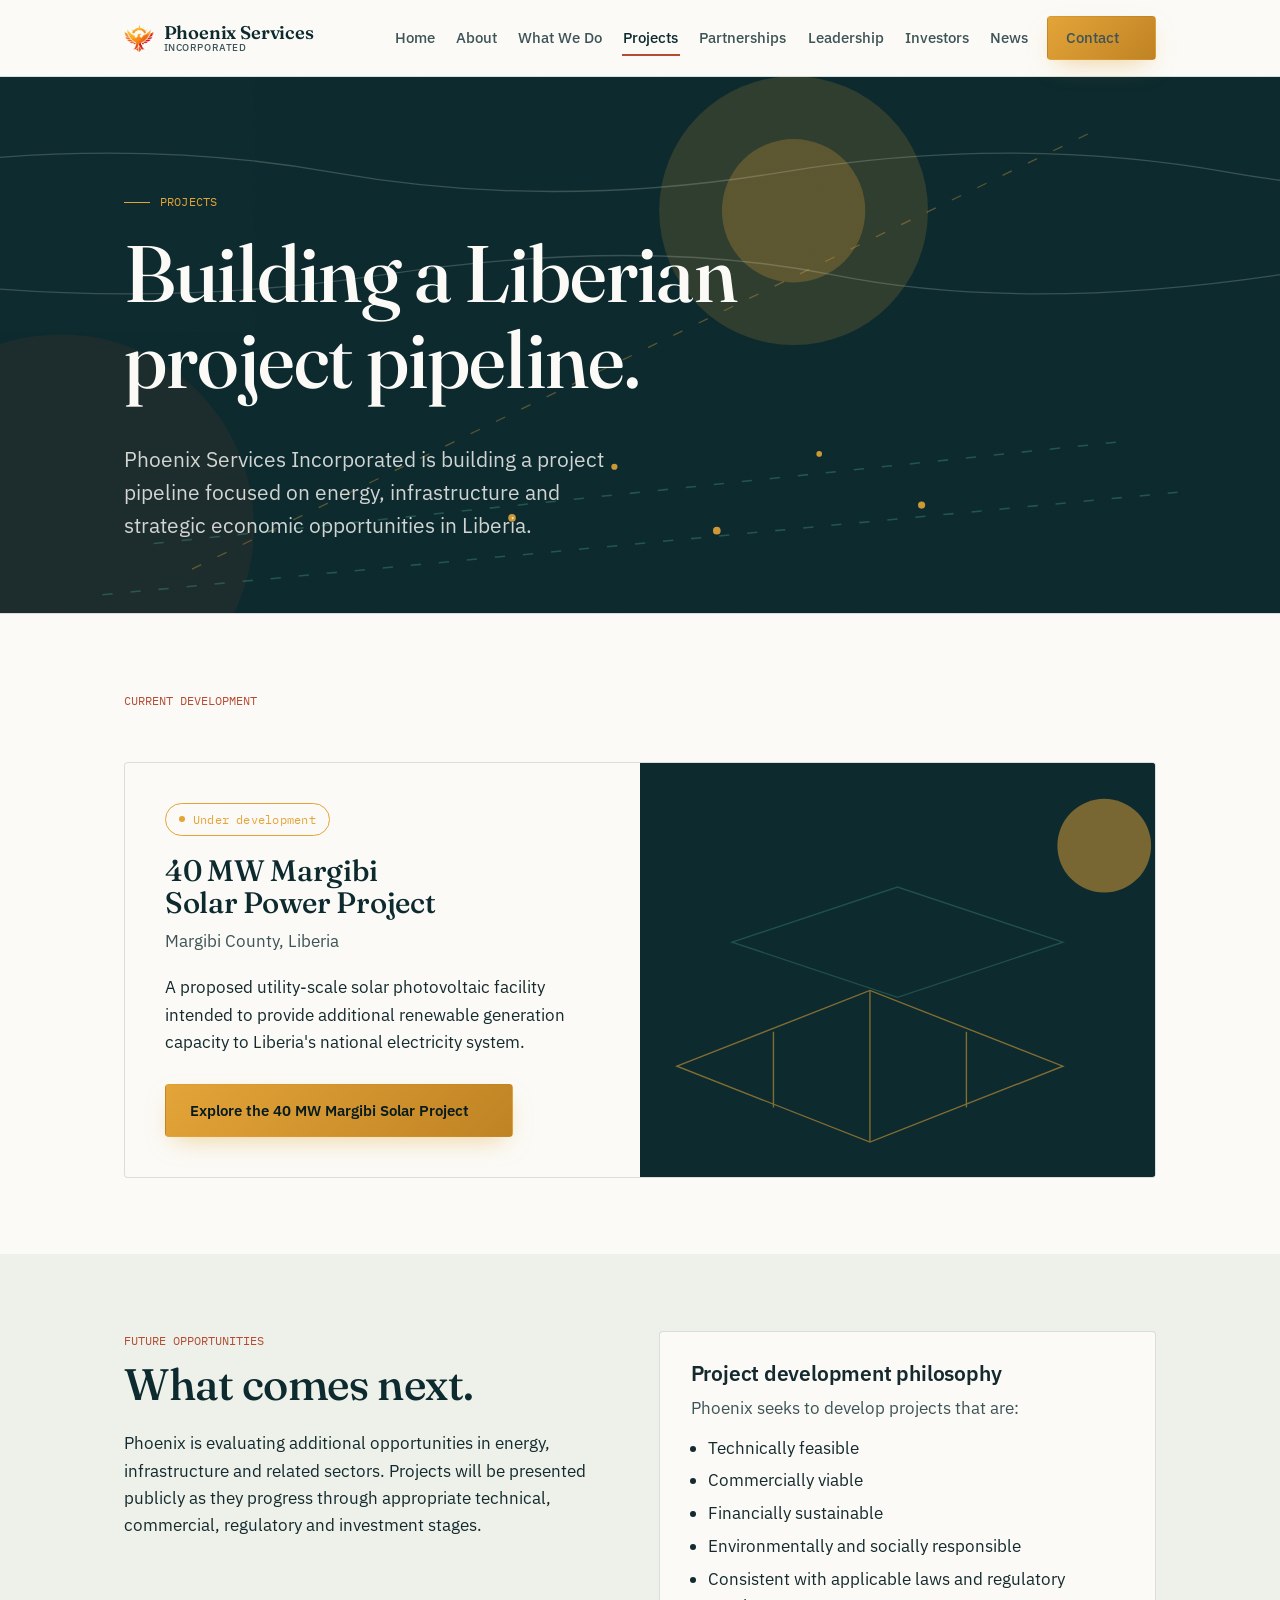
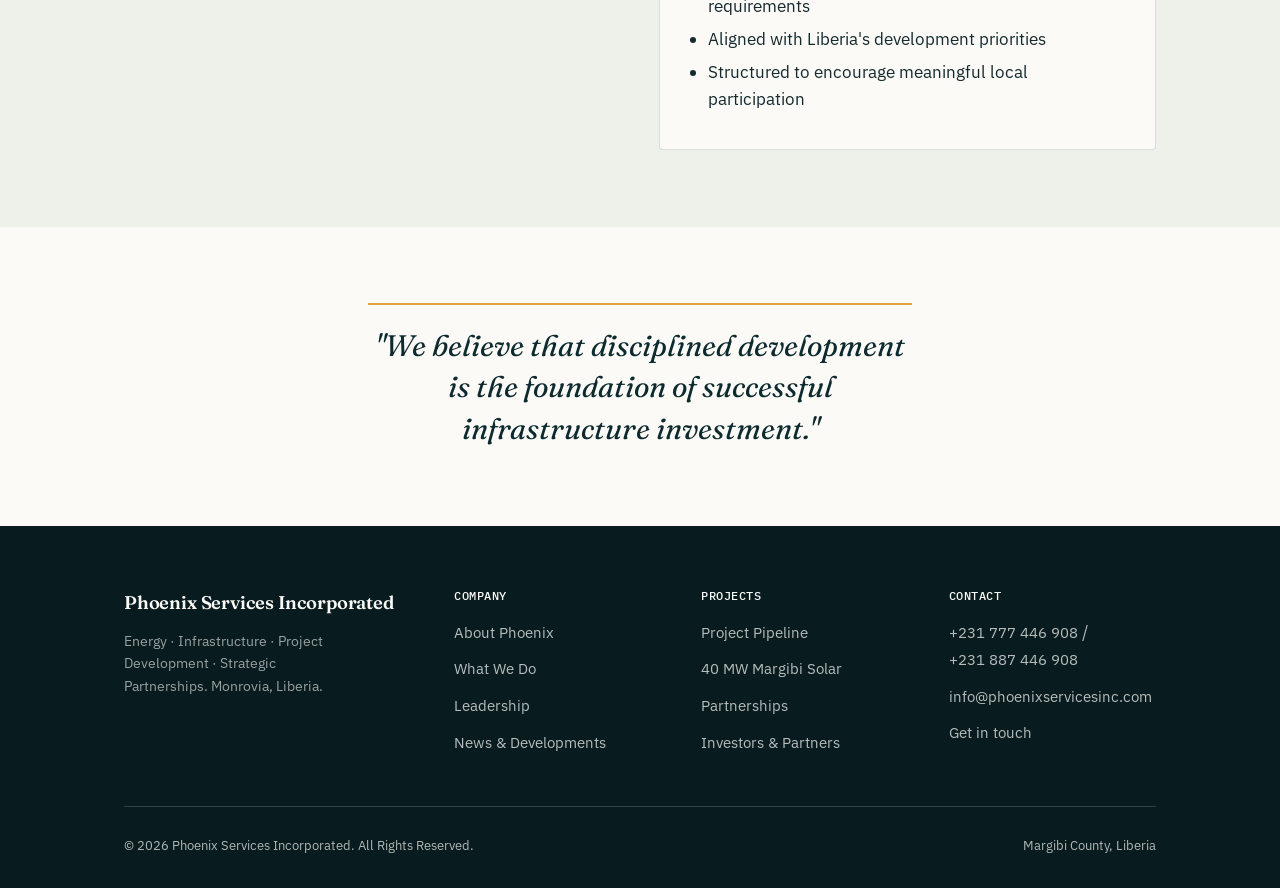
<file: projects.html>
<!DOCTYPE html>
<html lang="en">
<head>
<meta charset="UTF-8">
<meta name="viewport" content="width=device-width, initial-scale=1.0">
<title>Projects | Phoenix Services Incorporated</title>
<meta name="description" content="Phoenix Services Incorporated is building a project pipeline focused on energy, infrastructure and strategic economic opportunities in Liberia.">
<link rel="icon" type="image/png" href="img/favicon-32.png">
<link rel="apple-touch-icon" href="img/apple-touch-icon.png">
<meta property="og:type" content="website">
<meta property="og:site_name" content="Phoenix Services Incorporated">
<meta property="og:title" content="Projects | Phoenix Services Incorporated">
<meta property="og:description" content="Phoenix Services Incorporated is building a project pipeline focused on energy, infrastructure and strategic economic opportunities in Liberia.">
<meta property="og:url" content="https://phoenixservicesinc.com/projects.html">
<meta property="og:image" content="https://phoenixservicesinc.com/img/og-image.png">
<meta name="twitter:card" content="summary_large_image">
<meta name="twitter:title" content="Projects | Phoenix Services Incorporated">
<meta name="twitter:description" content="Phoenix Services Incorporated is building a project pipeline focused on energy, infrastructure and strategic economic opportunities in Liberia.">
<meta name="twitter:image" content="https://phoenixservicesinc.com/img/og-image.png">
<link rel="stylesheet" href="css/style.css">
</head>
<body>
<a class="skip-link" href="#main">Skip to main content</a>

<header class="site-header">
  <div class="wrap">
    <a class="brand" href="index.html">
      <img class="brand-mark" src="img/phoenix-mark.png" alt="" aria-hidden="true">
      <span class="brand-word">Phoenix Services<small>INCORPORATED</small></span>
    </a>
    <button class="nav-toggle" aria-label="Toggle navigation" aria-expanded="false">
      <svg viewBox="0 0 24 24" fill="none" stroke="currentColor" stroke-width="2"><line x1="3" y1="6" x2="21" y2="6"/><line x1="3" y1="12" x2="21" y2="12"/><line x1="3" y1="18" x2="21" y2="18"/></svg>
    </button>
    <nav class="main-nav" aria-label="Primary">
      <ul>
        <li><a href="index.html">Home</a></li>
        <li><a href="about.html">About</a></li>
        <li><a href="what-we-do.html">What We Do</a></li>
        <li><a href="projects.html" aria-current="page">Projects</a></li>
        <li><a href="partnerships.html">Partnerships</a></li>
        <li><a href="leadership.html">Leadership</a></li>
        <li><a href="investors.html">Investors</a></li>
        <li><a href="news.html">News</a></li>
        <li><a href="contact.html" class="btn btn-primary" style="padding:0.6rem 1.1rem;">Contact</a></li>
      </ul>
    </nav>
  </div>
</header>

<main id="main">
  <section class="hero" style="padding-bottom: 3rem;">
    <div class="hero-graphic" aria-hidden="true">
      <svg width="100%" height="100%" viewBox="0 0 1400 500" preserveAspectRatio="xMidYMid slice" xmlns="http://www.w3.org/2000/svg">
        <rect width="1400" height="500" fill="#0D2A2E"/>
        <circle cx="160" cy="420" r="180" fill="#B54B32" opacity="0.1"/>
      </svg>
    </div>
    <div class="wrap reveal">
      <p class="hero-eyebrow">PROJECTS</p>
      <h1 style="max-width:22ch;">Building a Liberian project pipeline.</h1>
      <p class="lede">Phoenix Services Incorporated is building a project pipeline focused on energy, infrastructure and strategic economic opportunities in Liberia.</p>
    </div>
  </section>

  <section class="section section--border-top">
    <div class="wrap">
      <div class="section-head"><span class="kicker">CURRENT DEVELOPMENT</span></div>
      <div class="card split-card" style="padding:0; overflow:hidden;">
        <div style="padding:2.5rem;">
          <span class="status-pill">Under development</span>
          <h3 style="margin-top:1.2rem;">40 MW Margibi Solar Power Project</h3>
          <p class="text-soft">Margibi County, Liberia</p>
          <p>A proposed utility-scale solar photovoltaic facility intended to provide additional renewable generation capacity to Liberia's national electricity system.</p>
          <div class="btn-row">
            <a href="project-margibi-solar.html" class="btn btn-primary">Explore the 40 MW Margibi Solar Project</a>
          </div>
        </div>
        <div style="background:var(--navy); min-height:260px;">
          <svg width="100%" height="100%" viewBox="0 0 500 300" preserveAspectRatio="xMidYMid slice">
            <rect width="500" height="300" fill="#0D2A2E"/>
            <g stroke="#E3A438" stroke-width="1" opacity="0.55" fill="none">
              <path d="M 90 220 L 230 165 L 370 220 L 230 275 Z"/>
              <path d="M 160 195 L 160 250 M 230 165 L 230 275 M 300 195 L 300 250"/>
            </g>
            <g stroke="#3E8A78" stroke-width="1" opacity="0.4" fill="none">
              <path d="M 130 130 L 250 90 L 370 130 L 250 170 Z"/>
            </g>
            <circle cx="400" cy="60" r="34" fill="#E3A438" opacity="0.5"/>
          </svg>
        </div>
      </div>
    </div>
  </section>

  <section class="section section--sage">
    <div class="wrap grid grid--2">
      <div>
        <div class="section-head" style="margin-bottom:1rem;">
          <span class="kicker">FUTURE OPPORTUNITIES</span>
          <h2>What comes next.</h2>
        </div>
        <p>Phoenix is evaluating additional opportunities in energy, infrastructure and related sectors. Projects will be presented publicly as they progress through appropriate technical, commercial, regulatory and investment stages.</p>
      </div>
      <div class="card">
        <h4>Project development philosophy</h4>
        <p class="text-soft" style="margin-bottom:0.8rem;">Phoenix seeks to develop projects that are:</p>
        <ul>
          <li>Technically feasible</li>
          <li>Commercially viable</li>
          <li>Financially sustainable</li>
          <li>Environmentally and socially responsible</li>
          <li>Consistent with applicable laws and regulatory requirements</li>
          <li>Aligned with Liberia's development priorities</li>
          <li>Structured to encourage meaningful local participation</li>
        </ul>
      </div>
    </div>
  </section>

  <section class="section">
    <div class="wrap center" style="max-width:38rem;">
      <p class="pull-quote center" style="border-left:none; border-top:2px solid var(--gold); padding-left:0; padding-top:1.2rem;">"We believe that disciplined development is the foundation of successful infrastructure investment."</p>
    </div>
  </section>

</main>

<footer class="site-footer">
  <div class="wrap">
    <div class="footer-grid">
      <div class="footer-brand">
        <span class="brand-word">Phoenix Services Incorporated</span>
        <p style="color:rgba(251,250,246,0.6); font-size:0.88rem; margin-top:0.8rem; max-width:26ch;">Energy &middot; Infrastructure &middot; Project Development &middot; Strategic Partnerships. Monrovia, Liberia.</p>
      </div>
      <div><h4>Company</h4><ul><li><a href="about.html">About Phoenix</a></li><li><a href="what-we-do.html">What We Do</a></li><li><a href="leadership.html">Leadership</a></li><li><a href="news.html">News &amp; Developments</a></li></ul></div>
      <div><h4>Projects</h4><ul><li><a href="projects.html">Project Pipeline</a></li><li><a href="project-margibi-solar.html">40 MW Margibi Solar</a></li><li><a href="partnerships.html">Partnerships</a></li><li><a href="investors.html">Investors &amp; Partners</a></li></ul></div>
      <div><h4>Contact</h4><ul><li><a href="tel:+231777446908">+231 777 446 908</a> / <a href="tel:+231887446908">+231 887 446 908</a></li><li><a href="mailto:info@phoenixservicesinc.com">info@phoenixservicesinc.com</a></li><li><a href="contact.html">Get in touch</a></li></ul></div>
    </div>
    <div class="footer-bottom">
      <span>&copy; <span class="year-now">2026</span> Phoenix Services Incorporated. All Rights Reserved.</span>
      <span>Margibi County, Liberia</span>
    </div>
  </div>
</footer>

<script src="js/main.js"></script>
</body>
</html>
</file>
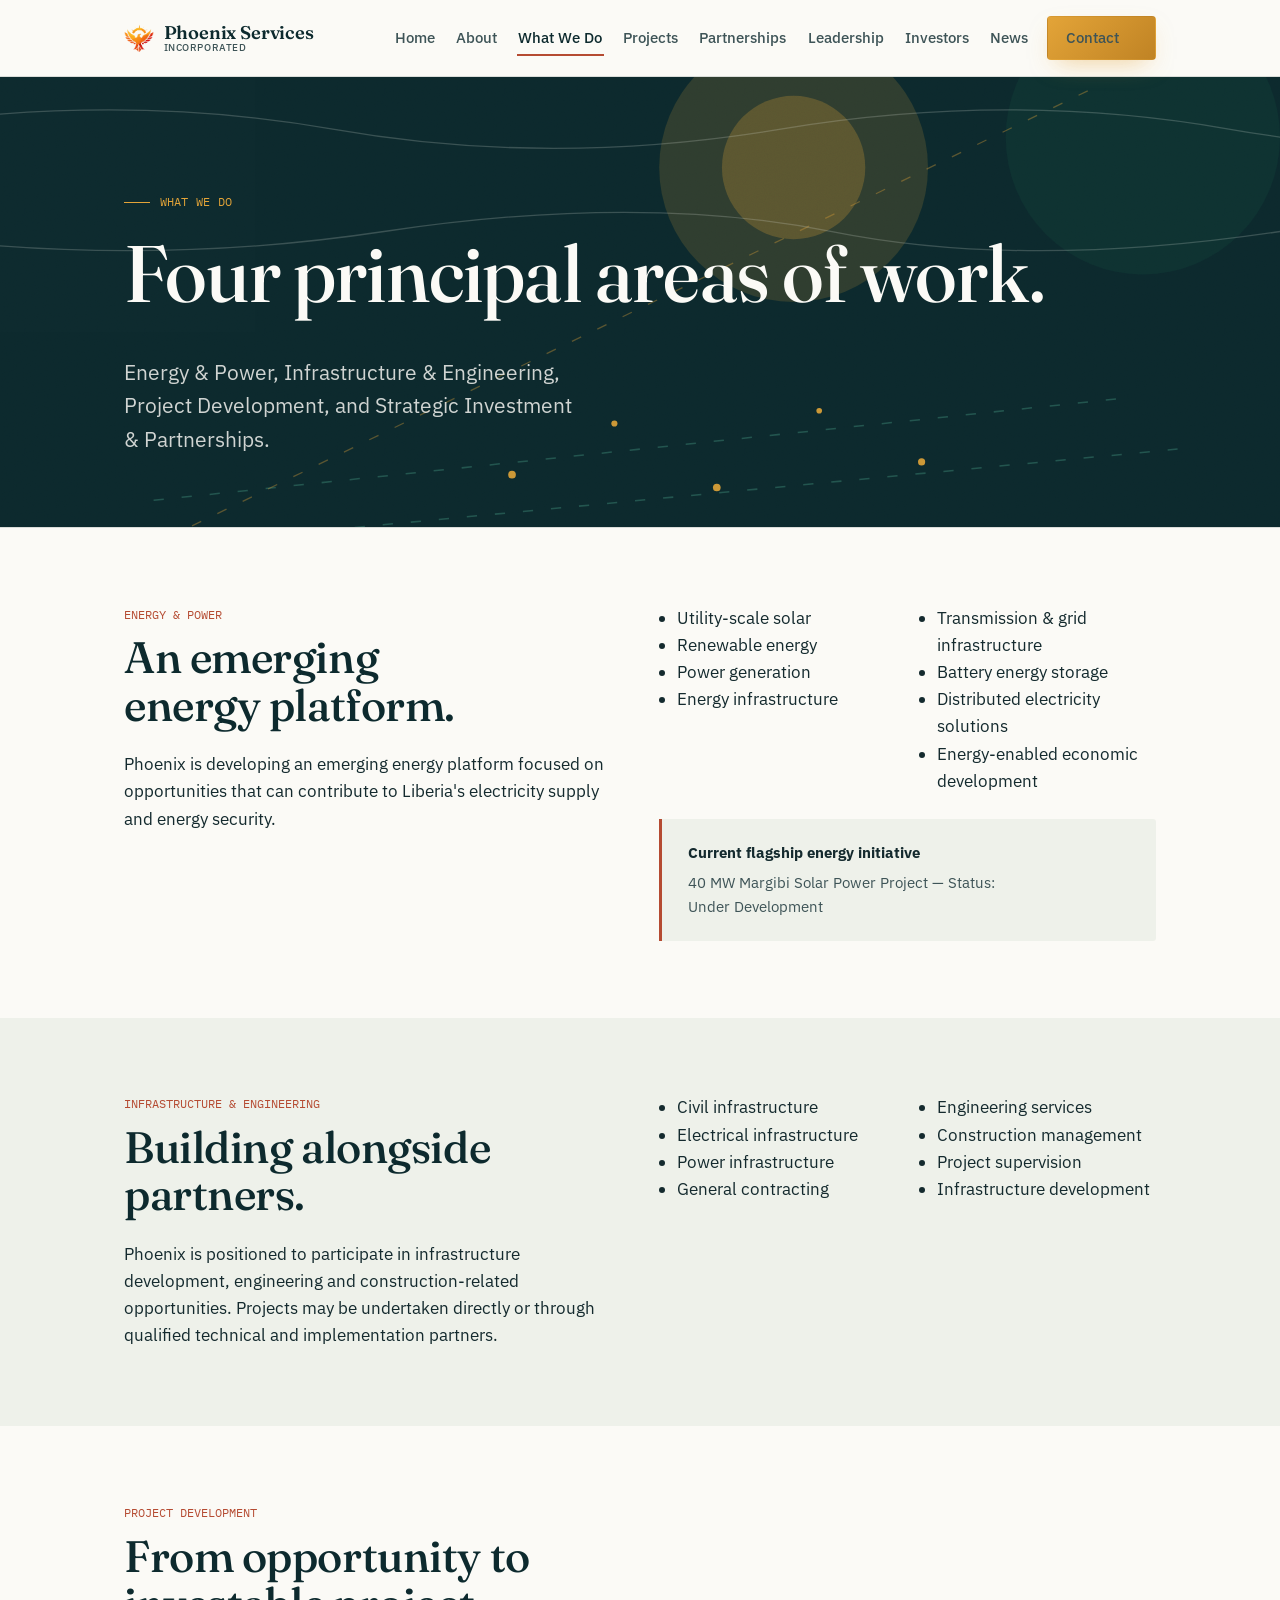
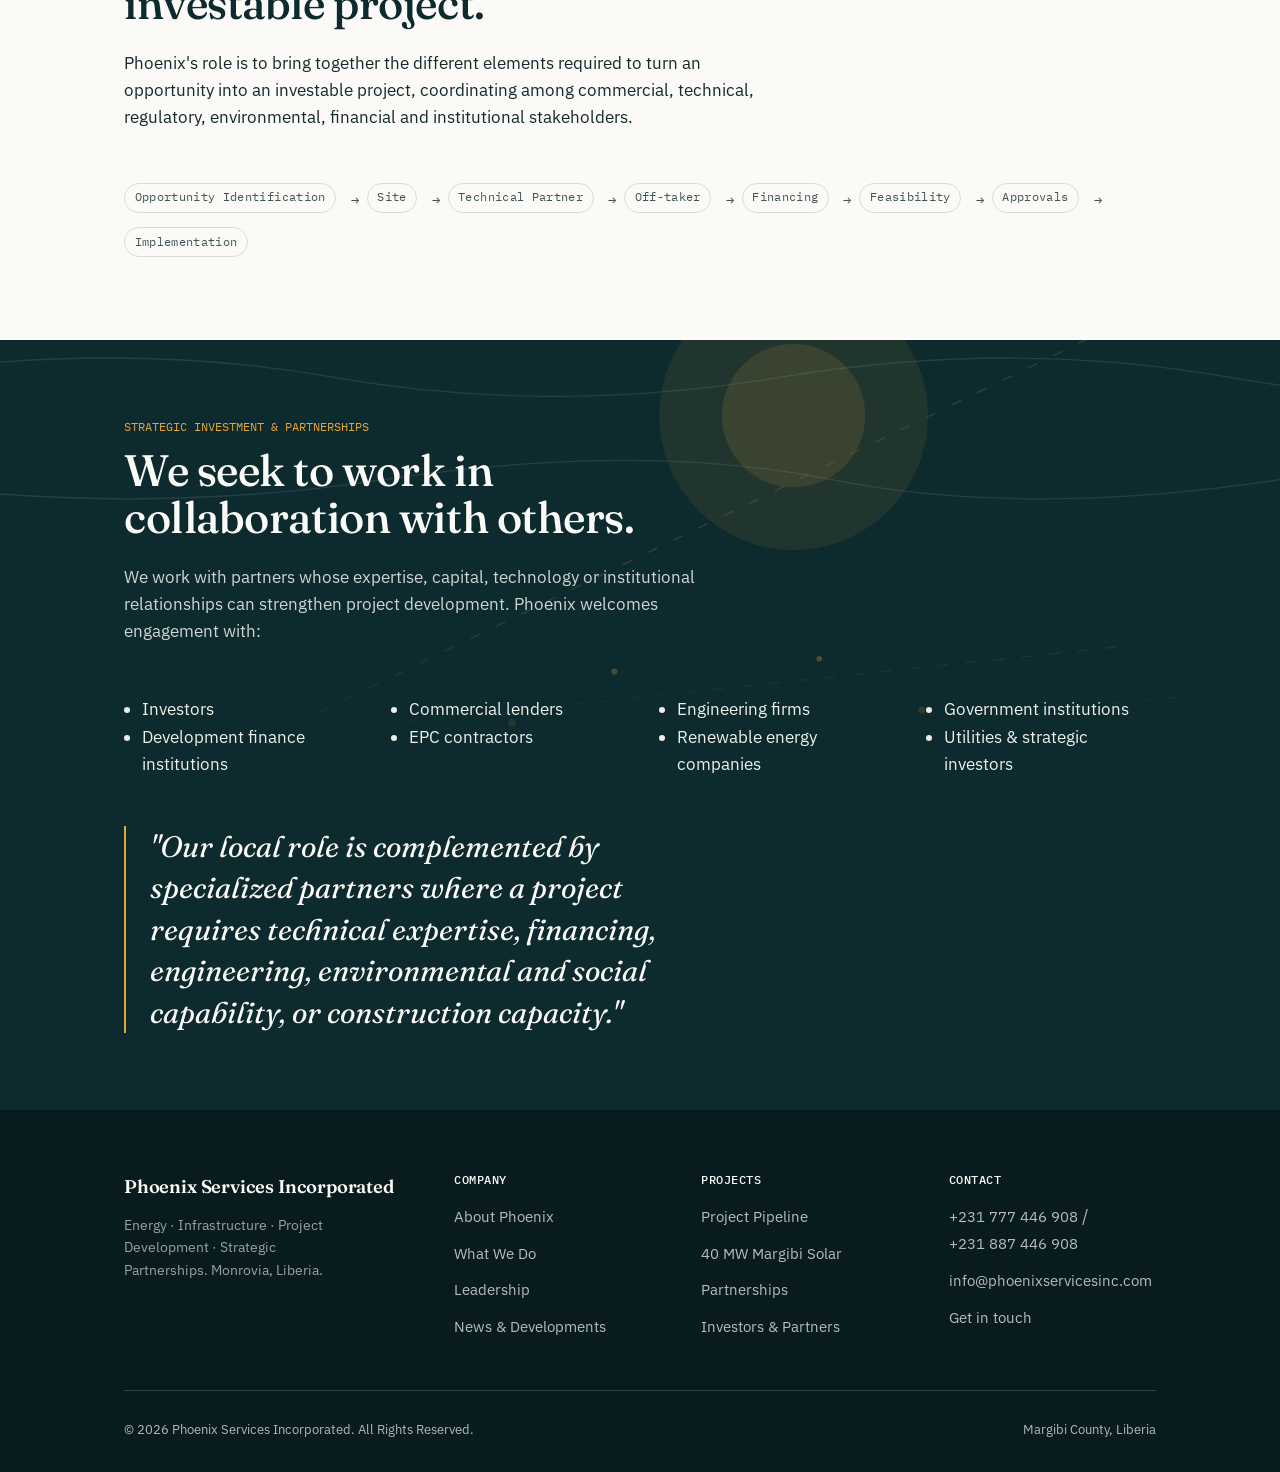
<file: what-we-do.html>
<!DOCTYPE html>
<html lang="en">
<head>
<meta charset="UTF-8">
<meta name="viewport" content="width=device-width, initial-scale=1.0">
<title>What We Do | Phoenix Services Incorporated</title>
<meta name="description" content="Phoenix Services Incorporated operates across four principal areas: Energy & Power, Infrastructure & Engineering, Project Development, and Strategic Investment & Partnerships.">
<link rel="icon" type="image/png" href="img/favicon-32.png">
<link rel="apple-touch-icon" href="img/apple-touch-icon.png">
<meta property="og:type" content="website">
<meta property="og:site_name" content="Phoenix Services Incorporated">
<meta property="og:title" content="What We Do | Phoenix Services Incorporated">
<meta property="og:description" content="Phoenix Services Incorporated operates across four principal areas: Energy & Power, Infrastructure & Engineering, Project Development, and Strategic Investment & Partnerships.">
<meta property="og:url" content="https://phoenixservicesinc.com/what-we-do.html">
<meta property="og:image" content="https://phoenixservicesinc.com/img/og-image.png">
<meta name="twitter:card" content="summary_large_image">
<meta name="twitter:title" content="What We Do | Phoenix Services Incorporated">
<meta name="twitter:description" content="Phoenix Services Incorporated operates across four principal areas: Energy & Power, Infrastructure & Engineering, Project Development, and Strategic Investment & Partnerships.">
<meta name="twitter:image" content="https://phoenixservicesinc.com/img/og-image.png">
<link rel="stylesheet" href="css/style.css">
</head>
<body>
<a class="skip-link" href="#main">Skip to main content</a>

<header class="site-header">
  <div class="wrap">
    <a class="brand" href="index.html">
      <img class="brand-mark" src="img/phoenix-mark.png" alt="" aria-hidden="true">
      <span class="brand-word">Phoenix Services<small>INCORPORATED</small></span>
    </a>
    <button class="nav-toggle" aria-label="Toggle navigation" aria-expanded="false">
      <svg viewBox="0 0 24 24" fill="none" stroke="currentColor" stroke-width="2"><line x1="3" y1="6" x2="21" y2="6"/><line x1="3" y1="12" x2="21" y2="12"/><line x1="3" y1="18" x2="21" y2="18"/></svg>
    </button>
    <nav class="main-nav" aria-label="Primary">
      <ul>
        <li><a href="index.html">Home</a></li>
        <li><a href="about.html">About</a></li>
        <li><a href="what-we-do.html" aria-current="page">What We Do</a></li>
        <li><a href="projects.html">Projects</a></li>
        <li><a href="partnerships.html">Partnerships</a></li>
        <li><a href="leadership.html">Leadership</a></li>
        <li><a href="investors.html">Investors</a></li>
        <li><a href="news.html">News</a></li>
        <li><a href="contact.html" class="btn btn-primary" style="padding:0.6rem 1.1rem;">Contact</a></li>
      </ul>
    </nav>
  </div>
</header>

<main id="main">
  <section class="hero" style="padding-bottom: 3rem;">
    <div class="hero-graphic" aria-hidden="true">
      <svg width="100%" height="100%" viewBox="0 0 1400 500" preserveAspectRatio="xMidYMid slice" xmlns="http://www.w3.org/2000/svg">
        <rect width="1400" height="500" fill="#0D2A2E"/>
        <circle cx="1250" cy="70" r="150" fill="#1F6E52" opacity="0.15"/>
      </svg>
    </div>
    <div class="wrap reveal">
      <p class="hero-eyebrow">WHAT WE DO</p>
      <h1 style="max-width:22ch;">Four principal areas of work.</h1>
      <p class="lede">Energy &amp; Power, Infrastructure &amp; Engineering, Project Development, and Strategic Investment &amp; Partnerships.</p>
    </div>
  </section>

  <section class="section section--border-top">
    <div class="wrap">
      <div class="grid grid--2" style="align-items:start;">
        <div class="section-head" style="margin-bottom:0;">
          <span class="kicker">ENERGY &amp; POWER</span>
          <h2>An emerging energy platform.</h2>
          <p>Phoenix is developing an emerging energy platform focused on opportunities that can contribute to Liberia's electricity supply and energy security.</p>
        </div>
        <div>
          <div class="grid grid--2" style="gap:0.6rem 1.5rem;">
            <ul style="margin:0; padding-left:1.1rem;">
              <li>Utility-scale solar</li>
              <li>Renewable energy</li>
              <li>Power generation</li>
              <li>Energy infrastructure</li>
            </ul>
            <ul style="margin:0; padding-left:1.1rem;">
              <li>Transmission &amp; grid infrastructure</li>
              <li>Battery energy storage</li>
              <li>Distributed electricity solutions</li>
              <li>Energy-enabled economic development</li>
            </ul>
          </div>
          <div class="notice" style="margin-top:1.5rem;">
            <strong>Current flagship energy initiative</strong>
            <p style="margin-top:0.4rem;">40 MW Margibi Solar Power Project &mdash; Status: Under Development</p>
          </div>
        </div>
      </div>
    </div>
  </section>

  <section class="section section--sage">
    <div class="wrap">
      <div class="grid grid--2" style="align-items:start;">
        <div class="section-head" style="margin-bottom:0;">
          <span class="kicker">INFRASTRUCTURE &amp; ENGINEERING</span>
          <h2>Building alongside partners.</h2>
          <p>Phoenix is positioned to participate in infrastructure development, engineering and construction-related opportunities. Projects may be undertaken directly or through qualified technical and implementation partners.</p>
        </div>
        <div class="grid grid--2" style="gap:0.6rem 1.5rem;">
          <ul style="margin:0; padding-left:1.1rem;">
            <li>Civil infrastructure</li>
            <li>Electrical infrastructure</li>
            <li>Power infrastructure</li>
            <li>General contracting</li>
          </ul>
          <ul style="margin:0; padding-left:1.1rem;">
            <li>Engineering services</li>
            <li>Construction management</li>
            <li>Project supervision</li>
            <li>Infrastructure development</li>
          </ul>
        </div>
      </div>
    </div>
  </section>

  <section class="section">
    <div class="wrap">
      <div class="section-head">
        <span class="kicker">PROJECT DEVELOPMENT</span>
        <h2>From opportunity to investable project.</h2>
        <p>Phoenix's role is to bring together the different elements required to turn an opportunity into an investable project, coordinating among commercial, technical, regulatory, environmental, financial and institutional stakeholders.</p>
      </div>
      <div style="display:flex; flex-wrap:wrap; align-items:center; gap:0.5rem; font-family:var(--font-mono); font-size:0.85rem; color:var(--ink-soft);">
        <span class="tag">Opportunity Identification</span><span aria-hidden="true">&rarr;</span>
        <span class="tag">Site</span><span aria-hidden="true">&rarr;</span>
        <span class="tag">Technical Partner</span><span aria-hidden="true">&rarr;</span>
        <span class="tag">Off-taker</span><span aria-hidden="true">&rarr;</span>
        <span class="tag">Financing</span><span aria-hidden="true">&rarr;</span>
        <span class="tag">Feasibility</span><span aria-hidden="true">&rarr;</span>
        <span class="tag">Approvals</span><span aria-hidden="true">&rarr;</span>
        <span class="tag">Implementation</span>
      </div>
    </div>
  </section>

  <section class="section section--navy">
    <div class="wrap">
      <div class="section-head">
        <span class="kicker">STRATEGIC INVESTMENT &amp; PARTNERSHIPS</span>
        <h2>We seek to work in collaboration with others.</h2>
        <p>We work with partners whose expertise, capital, technology or institutional relationships can strengthen project development. Phoenix welcomes engagement with:</p>
      </div>
      <div class="grid grid--4">
        <div><ul style="margin:0; padding-left:1.1rem;"><li>Investors</li><li>Development finance institutions</li></ul></div>
        <div><ul style="margin:0; padding-left:1.1rem;"><li>Commercial lenders</li><li>EPC contractors</li></ul></div>
        <div><ul style="margin:0; padding-left:1.1rem;"><li>Engineering firms</li><li>Renewable energy companies</li></ul></div>
        <div><ul style="margin:0; padding-left:1.1rem;"><li>Government institutions</li><li>Utilities &amp; strategic investors</li></ul></div>
      </div>
      <p class="pull-quote" style="margin-top:3rem;">"Our local role is complemented by specialized partners where a project requires technical expertise, financing, engineering, environmental and social capability, or construction capacity."</p>
    </div>
  </section>

</main>

<footer class="site-footer">
  <div class="wrap">
    <div class="footer-grid">
      <div class="footer-brand">
        <span class="brand-word">Phoenix Services Incorporated</span>
        <p style="color:rgba(251,250,246,0.6); font-size:0.88rem; margin-top:0.8rem; max-width:26ch;">Energy &middot; Infrastructure &middot; Project Development &middot; Strategic Partnerships. Monrovia, Liberia.</p>
      </div>
      <div><h4>Company</h4><ul><li><a href="about.html">About Phoenix</a></li><li><a href="what-we-do.html">What We Do</a></li><li><a href="leadership.html">Leadership</a></li><li><a href="news.html">News &amp; Developments</a></li></ul></div>
      <div><h4>Projects</h4><ul><li><a href="projects.html">Project Pipeline</a></li><li><a href="project-margibi-solar.html">40 MW Margibi Solar</a></li><li><a href="partnerships.html">Partnerships</a></li><li><a href="investors.html">Investors &amp; Partners</a></li></ul></div>
      <div><h4>Contact</h4><ul><li><a href="tel:+231777446908">+231 777 446 908</a> / <a href="tel:+231887446908">+231 887 446 908</a></li><li><a href="mailto:info@phoenixservicesinc.com">info@phoenixservicesinc.com</a></li><li><a href="contact.html">Get in touch</a></li></ul></div>
    </div>
    <div class="footer-bottom">
      <span>&copy; <span class="year-now">2026</span> Phoenix Services Incorporated. All Rights Reserved.</span>
      <span>Margibi County, Liberia</span>
    </div>
  </div>
</footer>

<script src="js/main.js"></script>
</body>
</html>
</file>
<file: css/style.css>
/* ============================================================
   PHOENIX SERVICES INCORPORATED — Design System
   Palette grounded in Liberian solar/infrastructure subject matter:
   deep teal-navy sky, sage panel-glass, sun gold, laterite clay, rainforest green.
   ============================================================ */

@import url('https://fonts.googleapis.com/css2?family=Fraunces:ital,opsz,wght@0,9..144,300;0,9..144,400;0,9..144,500;0,9..144,600;0,9..144,700;1,9..144,400;1,9..144,500&family=IBM+Plex+Sans:wght@400;500;600;700&family=IBM+Plex+Mono:wght@500&display=swap');

:root {
  /* Color tokens */
  --navy: #0D2A2E;
  --navy-deep: #081C1F;
  --sage: #EEF1EA;
  --sage-dim: #E3E8DE;
  --paper: #FBFAF6;
  --gold: #E3A438;
  --gold-deep: #C08324;
  --clay: #B54B32;
  --green: #1F6E52;
  --ink: #142A2E;
  --ink-soft: #3E5457;
  --line: rgba(20, 42, 46, 0.14);
  --line-on-dark: rgba(238, 241, 234, 0.18);

  /* Type */
  --font-display: 'Fraunces', Georgia, serif;
  --font-body: 'IBM Plex Sans', -apple-system, sans-serif;
  --font-mono: 'IBM Plex Mono', monospace;

  /* Scale */
  --step-0: clamp(1rem, 0.95rem + 0.2vw, 1.0625rem);
  --step-1: clamp(1.15rem, 1.05rem + 0.4vw, 1.3rem);
  --step-2: clamp(1.4rem, 1.2rem + 0.9vw, 1.85rem);
  --step-3: clamp(1.9rem, 1.5rem + 1.8vw, 2.75rem);
  --step-4: clamp(2.4rem, 1.8rem + 2.8vw, 3.75rem);
  --step-5: clamp(3rem, 2.1rem + 4.2vw, 5rem);

  --content-max: 68rem;
  --measure: 42rem;

  /* Motion / elevation */
  --ease: cubic-bezier(0.22, 0.61, 0.36, 1);
  --ease-snap: cubic-bezier(0.34, 1.56, 0.64, 1);
  --shadow-sm: 0 2px 10px rgba(13, 42, 46, 0.07);
  --shadow-md: 0 10px 30px -8px rgba(13, 42, 46, 0.18);
  --shadow-gold: 0 10px 26px -10px rgba(227, 164, 56, 0.55);
  --radius: 4px;
}

* { box-sizing: border-box; }
html { scroll-behavior: smooth; overflow-x: hidden; }

@media (prefers-reduced-motion: reduce) {
  html { scroll-behavior: auto; }
  *, *::before, *::after {
    animation-duration: 0.01ms !important;
    animation-iteration-count: 1 !important;
    transition-duration: 0.01ms !important;
    scroll-behavior: auto !important;
  }
}

body {
  margin: 0;
  overflow-x: hidden;
  font-family: var(--font-body);
  font-size: var(--step-0);
  line-height: 1.6;
  color: var(--ink);
  background: var(--paper);
  -webkit-font-smoothing: antialiased;
  opacity: 0;
  animation: body-fade-in 0.6s var(--ease) 0.05s forwards;
}
@keyframes body-fade-in { to { opacity: 1; } }

::selection { background: var(--gold); color: var(--navy-deep); }

html { scrollbar-color: var(--gold-deep) var(--sage); scrollbar-width: thin; }
::-webkit-scrollbar { width: 11px; height: 11px; }
::-webkit-scrollbar-track { background: var(--sage); }
::-webkit-scrollbar-thumb { background: var(--gold-deep); border: 3px solid var(--sage); border-radius: 20px; }
::-webkit-scrollbar-thumb:hover { background: var(--clay); }

h1, h2, h3, h4 {
  font-family: var(--font-display);
  font-weight: 500;
  line-height: 1.08;
  margin: 0 0 0.5em;
  letter-spacing: -0.01em;
  color: var(--navy);
  text-wrap: balance;
}

h1 { font-size: var(--step-5); font-weight: 500; }
h2 { font-size: var(--step-3); }
h3 { font-size: var(--step-2); }
h4 { font-size: var(--step-1); font-family: var(--font-body); font-weight: 600; color: var(--ink); }

p { margin: 0 0 1.1em; max-width: var(--measure); text-wrap: pretty; }
a { color: var(--navy); }
.section p:last-child { margin-bottom: 0; }

/* ---------- Skip link (keyboard accessibility) ---------- */
.skip-link {
  position: fixed;
  top: -3rem;
  left: 1rem;
  z-index: 100;
  background: var(--navy);
  color: var(--paper);
  padding: 0.75rem 1.25rem;
  border-radius: var(--radius);
  font-family: var(--font-body);
  font-weight: 600;
  font-size: 0.88rem;
  text-decoration: none;
  transition: top 0.2s var(--ease);
}
.skip-link:focus { top: 1rem; }

img, svg { max-width: 100%; display: block; }

/* ---------- Layout shells ---------- */
.wrap {
  max-width: var(--content-max);
  margin: 0 auto;
  padding: 0 1.75rem;
}

.section {
  padding: clamp(3.5rem, 6vw, 7rem) 0;
}
.section--tight { padding: clamp(2.5rem, 4vw, 4.5rem) 0; }
.section--sage { background: var(--sage); }
.section--navy { background: var(--navy); color: var(--sage); }
.section--navy h1, .section--navy h2, .section--navy h3, .section--navy h4 { color: var(--paper); }
.section--navy p { color: rgba(251, 250, 246, 0.82); }
.section--navy a:not(.btn) { color: var(--gold); }
.section--border-top { border-top: 1px solid var(--line); }

.grid {
  display: grid;
  gap: clamp(1.5rem, 3vw, 3rem);
}
.grid--2 { grid-template-columns: repeat(2, 1fr); }
.grid--3 { grid-template-columns: repeat(3, 1fr); }
.grid--4 { grid-template-columns: repeat(4, 1fr); }
@media (max-width: 960px) {
  .grid--3, .grid--4 { grid-template-columns: repeat(2, 1fr); }
}
@media (max-width: 900px) {
  .grid--2 { grid-template-columns: 1fr; }
}
@media (max-width: 640px) {
  .grid--3, .grid--4 { grid-template-columns: 1fr; }
}

.split-card { display: grid; grid-template-columns: 1fr 1fr; }
@media (max-width: 900px) {
  .split-card { grid-template-columns: 1fr; }
}

/* ---------- Header / Nav ---------- */
.scroll-progress {
  position: fixed;
  top: 0; left: 0;
  height: 2px;
  width: 0%;
  background: linear-gradient(90deg, var(--gold), var(--clay));
  z-index: 60;
  transition: width 0.1s linear;
}
@media (prefers-reduced-motion: reduce) { .scroll-progress { display: none; } }

.site-header {
  position: sticky;
  top: 0;
  z-index: 50;
  background: rgba(251, 250, 246, 0.92);
  backdrop-filter: blur(10px);
  border-bottom: 1px solid var(--line);
  transition: box-shadow 0.25s var(--ease), border-color 0.25s var(--ease);
}
.site-header.is-scrolled { box-shadow: var(--shadow-sm); border-bottom-color: transparent; }
.site-header .wrap {
  display: flex;
  align-items: center;
  justify-content: space-between;
  height: 4.75rem;
  transition: height 0.25s var(--ease);
}
.site-header.is-scrolled .wrap { height: 4rem; }
.brand {
  display: flex;
  align-items: center;
  gap: 0.6rem;
  text-decoration: none;
  color: var(--navy);
}
.brand-mark { width: 30px; height: 30px; object-fit: contain; flex-shrink: 0; transition: transform 0.4s var(--ease-snap); }
.brand:hover .brand-mark { transform: rotate(50deg); }
.brand-word {
  font-family: var(--font-display);
  font-size: 1.15rem;
  font-weight: 600;
  letter-spacing: -0.01em;
  line-height: 1.1;
}
.brand-word small { display: block; font-family: var(--font-body); font-weight: 500; font-size: 0.6rem; color: var(--ink-soft); letter-spacing: 0.06em; }

.nav-toggle {
  display: none;
  background: none;
  border: 1px solid var(--line);
  border-radius: 8px;
  width: 42px; height: 42px;
  align-items: center; justify-content: center;
  cursor: pointer;
  transition: border-color 0.2s var(--ease), background 0.2s var(--ease);
}
.nav-toggle:hover { border-color: var(--gold); background: rgba(227,164,56,0.08); }
.nav-toggle svg { width: 18px; height: 18px; }
.nav-toggle svg line { transition: transform 0.25s var(--ease), opacity 0.25s var(--ease); transform-origin: center; }
.nav-toggle[aria-expanded="true"] svg line:nth-child(1) { transform: translateY(6px) rotate(45deg); }
.nav-toggle[aria-expanded="true"] svg line:nth-child(2) { opacity: 0; }
.nav-toggle[aria-expanded="true"] svg line:nth-child(3) { transform: translateY(-6px) rotate(-45deg); }

.main-nav ul {
  display: flex;
  gap: clamp(0.9rem, 1.4vw, 1.7rem);
  list-style: none;
  margin: 0; padding: 0;
  align-items: center;
}
.main-nav a {
  position: relative;
  text-decoration: none;
  color: var(--ink-soft);
  font-size: 0.92rem;
  font-weight: 500;
  padding: 0.4rem 0.1rem;
  transition: color 0.2s var(--ease);
}
.main-nav a::before {
  content: '';
  position: absolute;
  left: 0; right: 0; bottom: -2px;
  height: 2px;
  background: var(--gold);
  transform: scaleX(0);
  transform-origin: left;
  transition: transform 0.25s var(--ease);
}
.main-nav a:hover, .main-nav a[aria-current="page"] { color: var(--navy); }
.main-nav a:hover::before, .main-nav a[aria-current="page"]::before { transform: scaleX(1); }
.main-nav a[aria-current="page"]::before { background: var(--clay); }
.main-nav a.btn::before { display: none; }

@media (max-width: 880px) {
  .nav-toggle { display: inline-flex; }
  .main-nav {
    position: fixed;
    top: 4.75rem;
    left: 0;
    right: 0;
    height: calc(100vh - 4.75rem);
    background: var(--paper);
    transform: translateY(-8px);
    opacity: 0;
    visibility: hidden;
    transition: opacity 0.2s ease, transform 0.2s ease, visibility 0.2s;
    overflow-y: auto;
  }
  .main-nav.is-open { opacity: 1; transform: translateY(0); visibility: visible; }
  .main-nav ul { flex-direction: column; align-items: flex-start; padding: 1.5rem 1.75rem 3rem; gap: 0.2rem; }
  .main-nav a { display: block; padding: 0.85rem 0; width: 100%; font-size: 1.05rem; border-bottom: 1px solid var(--line); border-radius: 0; }
  .main-nav a::after { display: none; }
  .main-nav li {
    opacity: 0;
    transform: translateX(-10px);
    transition: opacity 0.3s var(--ease), transform 0.3s var(--ease);
  }
  .main-nav.is-open li { opacity: 1; transform: translateX(0); }
  .main-nav.is-open li:nth-child(1) { transition-delay: 0.04s; }
  .main-nav.is-open li:nth-child(2) { transition-delay: 0.08s; }
  .main-nav.is-open li:nth-child(3) { transition-delay: 0.12s; }
  .main-nav.is-open li:nth-child(4) { transition-delay: 0.16s; }
  .main-nav.is-open li:nth-child(5) { transition-delay: 0.2s; }
  .main-nav.is-open li:nth-child(6) { transition-delay: 0.24s; }
  .main-nav.is-open li:nth-child(7) { transition-delay: 0.28s; }
  .main-nav.is-open li:nth-child(8) { transition-delay: 0.32s; }
  .main-nav.is-open li:nth-child(9) { transition-delay: 0.36s; }
}

/* ---------- Buttons ---------- */
.btn {
  position: relative;
  display: inline-flex;
  align-items: center;
  gap: 0.5rem;
  padding: 0.85rem 1.5rem;
  font-family: var(--font-body);
  font-weight: 600;
  font-size: 0.92rem;
  text-decoration: none;
  border-radius: var(--radius);
  border: 1px solid transparent;
  cursor: pointer;
  overflow: hidden;
  isolation: isolate;
  transition: color 0.2s var(--ease), border-color 0.2s var(--ease), transform 0.2s var(--ease), box-shadow 0.25s var(--ease), background 0.2s var(--ease);
}
.btn::after {
  content: '\2192';
  display: inline-block;
  margin-left: -0.15rem;
  transform: translateX(-4px);
  opacity: 0;
  transition: transform 0.25s var(--ease), opacity 0.25s var(--ease);
}
.btn:hover::after { transform: translateX(0); opacity: 1; }
.btn:active { transform: scale(0.97); }

.btn-primary {
  background: linear-gradient(135deg, var(--gold), var(--gold-deep));
  color: var(--navy-deep);
  box-shadow: var(--shadow-gold);
}
.btn-primary:hover { background: linear-gradient(135deg, var(--gold-deep), var(--gold)); transform: translateY(-2px); box-shadow: 0 16px 32px -10px rgba(227, 164, 56, 0.65); }
.btn-primary:active { transform: translateY(0) scale(0.97); }

.btn-outline {
  border-color: currentColor;
  color: inherit;
  background: transparent;
}
.btn-outline::before {
  content: '';
  position: absolute;
  inset: 0;
  z-index: -1;
  background: var(--navy);
  transform: scaleX(0);
  transform-origin: left;
  transition: transform 0.3s var(--ease);
}
.btn-outline:hover { color: var(--paper); border-color: var(--navy); transform: translateY(-2px); box-shadow: var(--shadow-md); }
.btn-outline:hover::before { transform: scaleX(1); }
.section--navy .btn-outline { border-color: var(--line-on-dark); }
.section--navy .btn-outline::before { background: var(--gold); }
.section--navy .btn-outline:hover { color: var(--navy-deep); border-color: var(--gold); }
.btn-row { display: flex; gap: 0.85rem; flex-wrap: wrap; margin-top: 1.75rem; }

:focus-visible {
  outline: 3px solid var(--gold);
  outline-offset: 2px;
  border-radius: 2px;
}

/* ---------- Hero ---------- */
.hero {
  position: relative;
  background: var(--navy);
  color: var(--paper);
  overflow: hidden;
  padding: clamp(4rem, 9vw, 8.5rem) 0 clamp(3rem, 6vw, 5rem);
}
.hero .wrap { position: relative; z-index: 2; }
.hero-eyebrow {
  font-family: var(--font-mono);
  font-size: 0.78rem;
  color: var(--gold);
  letter-spacing: 0.02em;
  margin-bottom: 1.1rem;
  display: flex; align-items: center; gap: 0.6rem;
}
.hero-eyebrow::before { content: ''; width: 26px; height: 1px; background: var(--gold); display: inline-block; }
.hero h1 { color: var(--paper); max-width: 20ch; }
.hero .lede { font-size: var(--step-1); color: rgba(251,250,246,0.82); max-width: 40ch; margin-top: 1.1rem; }
.hero-graphic {
  position: absolute;
  inset: 0;
  z-index: 1;
  opacity: 0.9;
  will-change: transform;
}
.hero-glow {
  position: absolute;
  inset: 0;
  z-index: 1;
  pointer-events: none;
  background: radial-gradient(420px circle at var(--mx, 50%) var(--my, 30%), rgba(227, 164, 56, 0.16), transparent 70%);
  opacity: 0;
  transition: opacity 0.4s var(--ease);
}
.hero:hover .hero-glow { opacity: 1; }
@media (prefers-reduced-motion: reduce), (pointer: coarse) {
  .hero-glow { display: none; }
}

/* Subtle grain texture on dark surfaces — breaks flat digital gradients */
.hero::after,
.section--navy::after {
  content: '';
  position: absolute;
  inset: 0;
  z-index: 1;
  pointer-events: none;
  opacity: 0.05;
  mix-blend-mode: overlay;
  background-image: url("data:image/svg+xml,%3Csvg xmlns='http://www.w3.org/2000/svg' width='120' height='120'%3E%3Cfilter id='n'%3E%3CfeTurbulence type='fractalNoise' baseFrequency='0.9' numOctaves='2' stitchTiles='stitch'/%3E%3C/filter%3E%3Crect width='100%25' height='100%25' filter='url(%23n)'/%3E%3C/svg%3E");
}

/* ---------- Energy flow animation (solar / wind / light motif) ---------- */
/* Injected by js/main.js into .hero-graphic and .section--navy so the motif
   stays perfectly consistent across every page without duplicating markup. */
.section--navy { position: relative; overflow: hidden; }
.section--navy > .wrap { position: relative; z-index: 1; }

.energy-overlay {
  position: absolute;
  inset: 0;
  z-index: 1;
  pointer-events: none;
  overflow: hidden;
}
.energy-overlay svg { width: 100%; height: 100%; display: block; }
.energy-overlay--subtle {
  top: 0;
  left: 0;
  right: 0;
  bottom: auto;
  height: 420px;
  max-height: 100%;
  opacity: 0.5;
  -webkit-mask-image: linear-gradient(to bottom, black 60%, transparent 100%);
  mask-image: linear-gradient(to bottom, black 60%, transparent 100%);
}

.energy-glow { animation: energy-pulse 7s ease-in-out infinite; transform-origin: center; }
.energy-line { stroke-dasharray: 8 14; animation: energy-flow 5s linear infinite; }
.energy-line--slow { animation-duration: 8s; }
.energy-wind { animation: energy-drift 11s ease-in-out infinite; transform-origin: center; }
.energy-particle {
  animation: particle-rise 6s ease-in-out infinite;
  transform-box: fill-box;
  transform-origin: center;
}

@keyframes energy-pulse {
  0%, 100% { opacity: 0.35; transform: scale(1); }
  50% { opacity: 0.6; transform: scale(1.1); }
}
@keyframes energy-flow { to { stroke-dashoffset: -220; } }
@keyframes energy-drift {
  0%, 100% { transform: translateX(-1.5%); }
  50% { transform: translateX(1.5%); }
}
@keyframes particle-rise {
  0% { transform: translate(0, 0); opacity: 0; }
  15% { opacity: 0.85; }
  85% { opacity: 0.25; }
  100% { transform: translate(var(--drift, 12px), -70px); opacity: 0; }
}

/* Reveal-on-load (single orchestrated hero moment) */
.reveal > * {
  opacity: 0;
  transform: translateY(14px);
  animation: reveal-up 0.7s cubic-bezier(0.22,0.61,0.36,1) forwards;
}
.reveal > *:nth-child(1) { animation-delay: 0.05s; }
.reveal > *:nth-child(2) { animation-delay: 0.16s; }
.reveal > *:nth-child(3) { animation-delay: 0.27s; }
.reveal > *:nth-child(4) { animation-delay: 0.38s; }
@keyframes reveal-up { to { opacity: 1; transform: translateY(0); } }
@media (prefers-reduced-motion: reduce) {
  .reveal > * { opacity: 1; transform: none; animation: none; }
}

/* Scroll-triggered reveal (applied by js/main.js via IntersectionObserver) */
.observe-reveal {
  opacity: 0;
  transform: translateY(22px);
  transition: opacity 0.6s var(--ease), transform 0.6s var(--ease);
}
.observe-reveal.is-visible { opacity: 1; transform: translateY(0); }
@media (prefers-reduced-motion: reduce) {
  .observe-reveal { opacity: 1; transform: none; }
}

/* Back to top */
.back-to-top {
  position: fixed;
  right: clamp(1rem, 3vw, 2rem);
  bottom: clamp(1rem, 3vw, 2rem);
  width: 46px; height: 46px;
  border-radius: 50%;
  background: var(--navy);
  color: var(--paper);
  border: 1px solid var(--line-on-dark);
  display: flex;
  align-items: center;
  justify-content: center;
  cursor: pointer;
  z-index: 40;
  opacity: 0;
  transform: translateY(12px) scale(0.9);
  pointer-events: none;
  transition: opacity 0.25s var(--ease), transform 0.25s var(--ease), background 0.2s var(--ease);
  box-shadow: var(--shadow-md);
}
.back-to-top svg { width: 18px; height: 18px; }
.back-to-top.is-visible { opacity: 1; transform: translateY(0) scale(1); pointer-events: auto; }
.back-to-top:hover { background: var(--gold); color: var(--navy-deep); transform: translateY(-3px) scale(1); }

/* ---------- Stat / fact row ---------- */
.factband {
  border-top: 1px solid var(--line-on-dark);
  margin-top: clamp(2.5rem, 5vw, 4rem);
  padding-top: 1.75rem;
  display: grid;
  grid-template-columns: repeat(auto-fit, minmax(140px, 1fr));
  gap: 1.5rem;
}
.factband dt { font-family: var(--font-mono); font-size: 0.72rem; color: var(--gold); text-transform: uppercase; letter-spacing: 0.04em; margin: 0 0 0.4rem; }
.factband dd { margin: 0; font-family: var(--font-display); font-size: 1.35rem; color: var(--paper); font-variant-numeric: tabular-nums; }

/* ---------- Cards ---------- */
.card {
  position: relative;
  --mx: 50%;
  --my: 50%;
  --spot-o: 0;
  background: radial-gradient(260px circle at var(--mx) var(--my), rgba(227, 164, 56, var(--spot-o)), transparent 70%), var(--paper);
  border: 1px solid var(--line);
  padding: 1.9rem;
  border-radius: var(--radius);
  overflow: hidden;
  transition: transform 0.3s var(--ease), box-shadow 0.3s var(--ease), border-color 0.3s var(--ease), background-color 0.2s var(--ease);
}
.card:hover { --spot-o: 0.16; }
@media (prefers-reduced-motion: reduce), (pointer: coarse) {
  .card:hover { --spot-o: 0; }
}
.card::before {
  content: '';
  position: absolute;
  top: 0; left: 0; right: 0;
  height: 3px;
  background: linear-gradient(90deg, var(--gold), var(--clay));
  transform: scaleX(0);
  transform-origin: left;
  transition: transform 0.35s var(--ease);
}
.card:hover {
  transform: translateY(-5px);
  box-shadow: var(--shadow-md);
  border-color: transparent;
}
.card:hover::before { transform: scaleX(1); }
.card h3, .card h4 { margin-bottom: 0.6rem; }
.card ul { margin: 0.5rem 0 0; padding-left: 1.1rem; }
.card li { margin-bottom: 0.35rem; }

.tag {
  display: inline-block;
  font-family: var(--font-mono);
  font-size: 0.72rem;
  letter-spacing: 0.03em;
  padding: 0.3rem 0.6rem;
  border: 1px solid var(--line);
  border-radius: 20px;
  color: var(--ink-soft);
  margin: 0 0.4rem 0.4rem 0;
  transition: transform 0.2s var(--ease), border-color 0.2s var(--ease), color 0.2s var(--ease);
}
.tag:hover { transform: translateY(-2px); border-color: var(--gold-deep); color: var(--ink); }
.section--navy .tag { border-color: var(--line-on-dark); color: rgba(251,250,246,0.85); }
.section--navy .tag:hover { border-color: var(--gold); color: var(--paper); }

.status-pill {
  display: inline-flex;
  align-items: center;
  gap: 0.5rem;
  font-family: var(--font-mono);
  font-size: 0.76rem;
  letter-spacing: 0.02em;
  color: var(--gold);
  border: 1px solid var(--gold);
  padding: 0.35rem 0.8rem;
  border-radius: 20px;
}
.status-pill::before {
  content: '';
  width: 6px; height: 6px;
  border-radius: 50%;
  background: var(--gold);
  box-shadow: 0 0 0 0 rgba(227, 164, 56, 0.6);
  animation: status-pulse 2.2s ease-out infinite;
}
@keyframes status-pulse {
  0% { box-shadow: 0 0 0 0 rgba(227, 164, 56, 0.55); }
  70% { box-shadow: 0 0 0 6px rgba(227, 164, 56, 0); }
  100% { box-shadow: 0 0 0 0 rgba(227, 164, 56, 0); }
}

/* ---------- Section heading pattern ---------- */
.section-head { max-width: 40rem; margin-bottom: clamp(2rem, 4vw, 3.2rem); }
.section-head .kicker {
  font-family: var(--font-mono);
  font-size: 0.78rem;
  color: var(--clay);
  margin-bottom: 0.6rem;
  display: block;
}
.section--navy .section-head .kicker { color: var(--gold); }

/* ---------- Numbered sequence (only for genuine sequences) ---------- */
.sequence { display: grid; gap: 2rem; }
.seq-item { display: grid; grid-template-columns: 3.2rem 1fr; gap: 1.1rem; align-items: start; }
.seq-num {
  font-family: var(--font-display);
  font-size: 1.6rem;
  color: var(--gold-deep);
  border-right: 1px solid var(--line);
  padding-right: 1rem;
}
.section--navy .seq-num { color: var(--gold); border-color: var(--line-on-dark); }

/* Roadmap timeline */
.roadmap { display: grid; gap: 0; border-top: 1px solid var(--line); }
.roadmap-item {
  display: grid;
  grid-template-columns: 3.5rem 8rem 1fr;
  gap: 1.25rem;
  padding: 1.3rem 0;
  border-bottom: 1px solid var(--line);
  align-items: baseline;
}
.roadmap-item .rnum { font-family: var(--font-mono); color: var(--clay); font-size: 0.85rem; }
.roadmap-item .rlabel { font-family: var(--font-display); font-size: 1.05rem; color: var(--navy); }
.roadmap-item { transition: background 0.2s var(--ease); }
.roadmap-item:hover { background: rgba(227, 164, 56, 0.07); margin: 0 -1.5rem; padding-left: 1.5rem; padding-right: 1.5rem; border-radius: var(--radius); }
.roadmap-item.is-current { background: var(--sage); margin: 0 -1.5rem; padding-left: 1.5rem; padding-right: 1.5rem; border-radius: 3px; }
@media (max-width: 640px) {
  .roadmap-item { grid-template-columns: 2.4rem 1fr; }
  .roadmap-item .rlabel { grid-column: 2; }
  .roadmap-item p { grid-column: 1 / -1; margin-top: 0.4rem; }
}

/* ---------- Table ---------- */
.datatable { width: 100%; border-collapse: collapse; font-size: 0.94rem; font-variant-numeric: tabular-nums; }
.datatable th, .datatable td { text-align: left; padding: 0.85rem 1rem; border-bottom: 1px solid var(--line); vertical-align: top; transition: background 0.15s var(--ease); }
.datatable tr:hover td, .datatable tr:hover th { background: var(--sage); }
.datatable th { font-family: var(--font-mono); font-size: 0.72rem; text-transform: uppercase; letter-spacing: 0.03em; color: var(--ink-soft); font-weight: 500; width: 40%; }
.table-wrap { overflow-x: auto; border: 1px solid var(--line); border-radius: 3px; }
.table-wrap .datatable { border: none; }
.table-wrap .datatable tr:last-child td { border-bottom: none; }

/* ---------- Notice / disclosure box ---------- */
.notice {
  border-left: 3px solid var(--clay);
  background: var(--sage);
  padding: 1.4rem 1.6rem;
  font-size: 0.92rem;
  color: var(--ink-soft);
  border-radius: 0 3px 3px 0;
}
.notice p:last-child { margin-bottom: 0; }
.notice strong { color: var(--ink); }

/* ---------- Quote / philosophy ---------- */
.pull-quote {
  font-family: var(--font-display);
  font-style: italic;
  font-size: var(--step-2);
  line-height: 1.4;
  color: var(--navy);
  max-width: 34rem;
  border-left: 2px solid var(--gold);
  padding-left: 1.5rem;
}
.section--navy .pull-quote { color: var(--paper); }

/* ---------- Footer ---------- */
.site-footer { background: var(--navy-deep); color: rgba(251,250,246,0.7); padding: clamp(3rem, 5vw, 4.5rem) 0 2rem; }
.footer-grid { display: grid; grid-template-columns: 1.4fr 1fr 1fr 1fr; gap: 2.5rem; padding-bottom: 2.5rem; border-bottom: 1px solid var(--line-on-dark); }
.footer-grid h4 { color: var(--paper); font-family: var(--font-mono); font-size: 0.75rem; text-transform: uppercase; letter-spacing: 0.04em; font-weight: 500; margin-bottom: 1rem; }
.footer-grid ul { list-style: none; margin: 0; padding: 0; }
.footer-grid li { margin-bottom: 0.6rem; }
.footer-grid a { color: rgba(251,250,246,0.72); text-decoration: none; font-size: 0.92rem; transition: color 0.2s var(--ease), padding-left 0.2s var(--ease); display: inline-block; }
.footer-grid a:hover { color: var(--gold); padding-left: 0.3rem; }
.footer-brand .brand-word { color: var(--paper); }
.footer-bottom { display: flex; justify-content: space-between; align-items: center; flex-wrap: wrap; gap: 0.8rem; padding-top: 1.75rem; font-size: 0.82rem; }
@media (max-width: 780px) {
  .footer-grid { grid-template-columns: 1fr 1fr; }
}

/* Utility */
.mt-0 { margin-top: 0; }
.text-soft { color: var(--ink-soft); }
.center { text-align: center; margin-left: auto; margin-right: auto; }
.divider { border: none; border-top: 1px solid var(--line); margin: clamp(2.5rem, 5vw, 4rem) 0; }
.eyebrow-inline { font-family: var(--font-mono); font-size: 0.78rem; color: var(--clay); }
</file>
